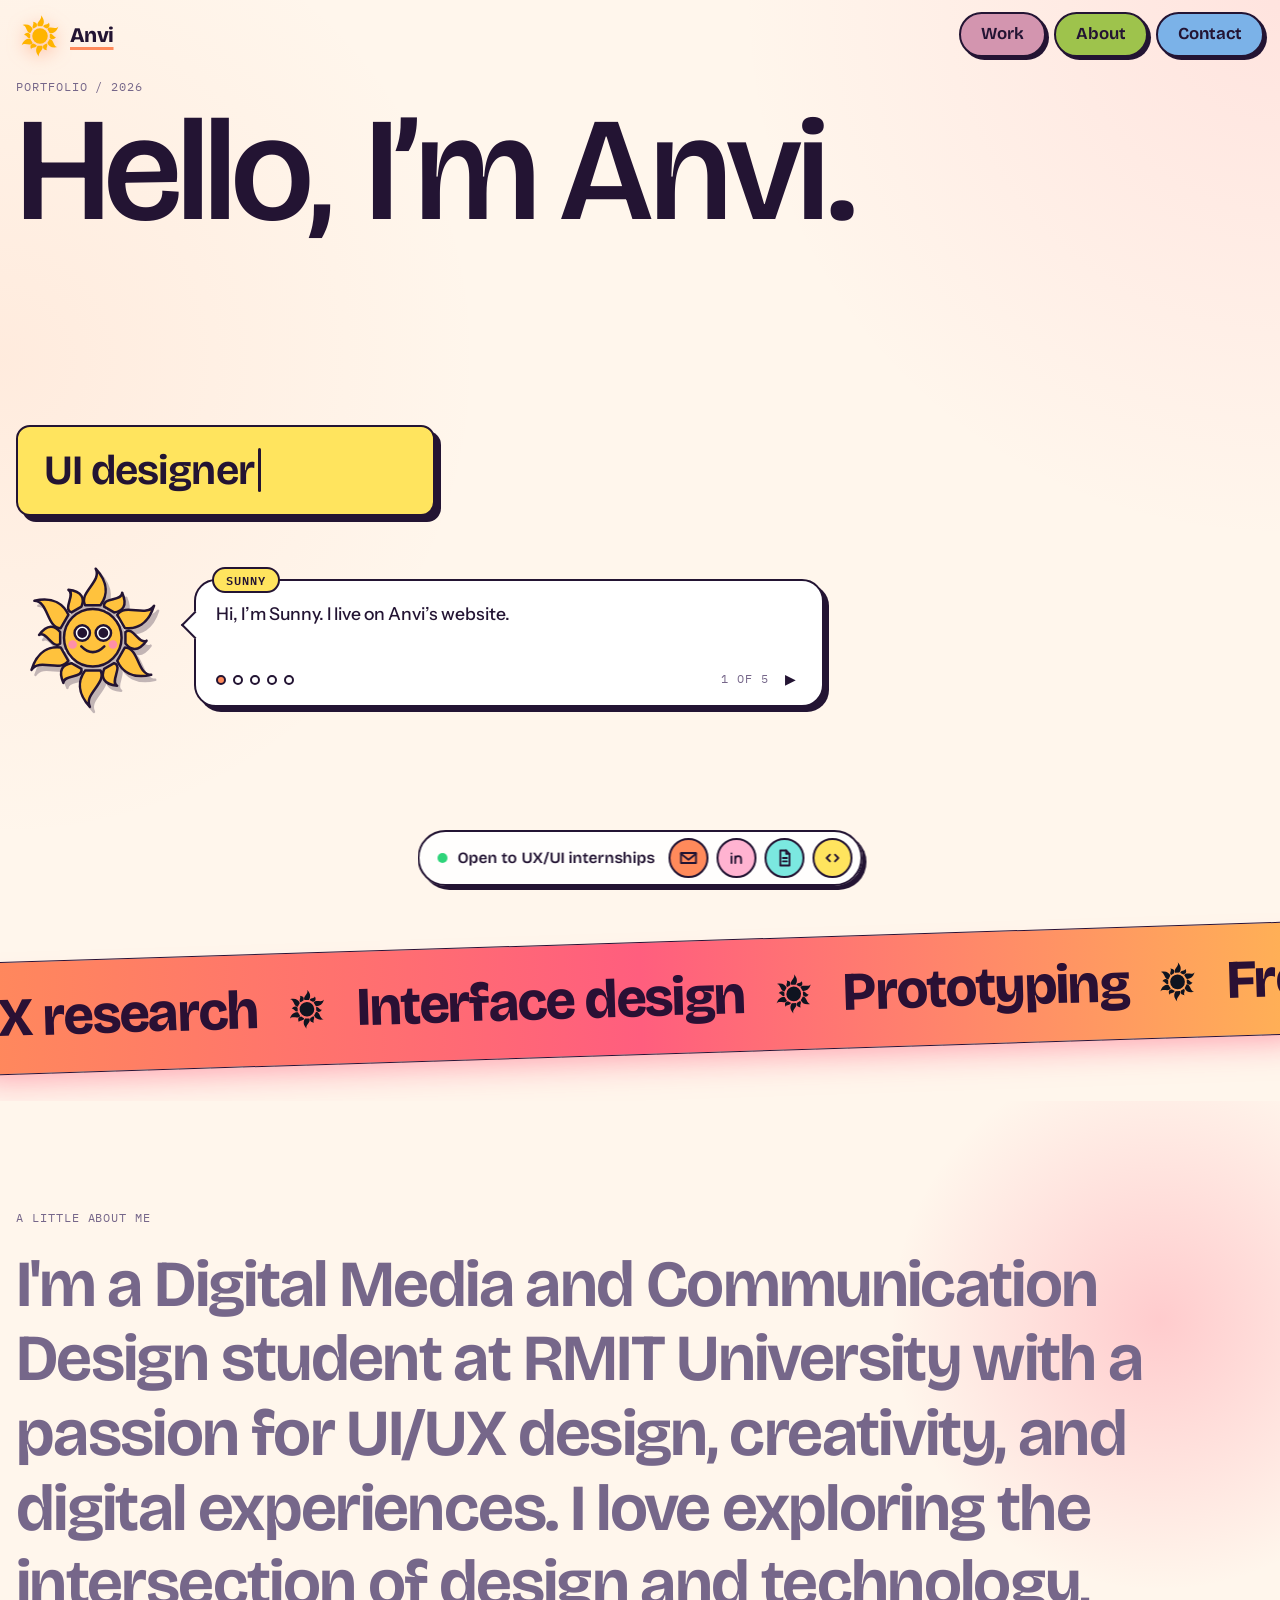
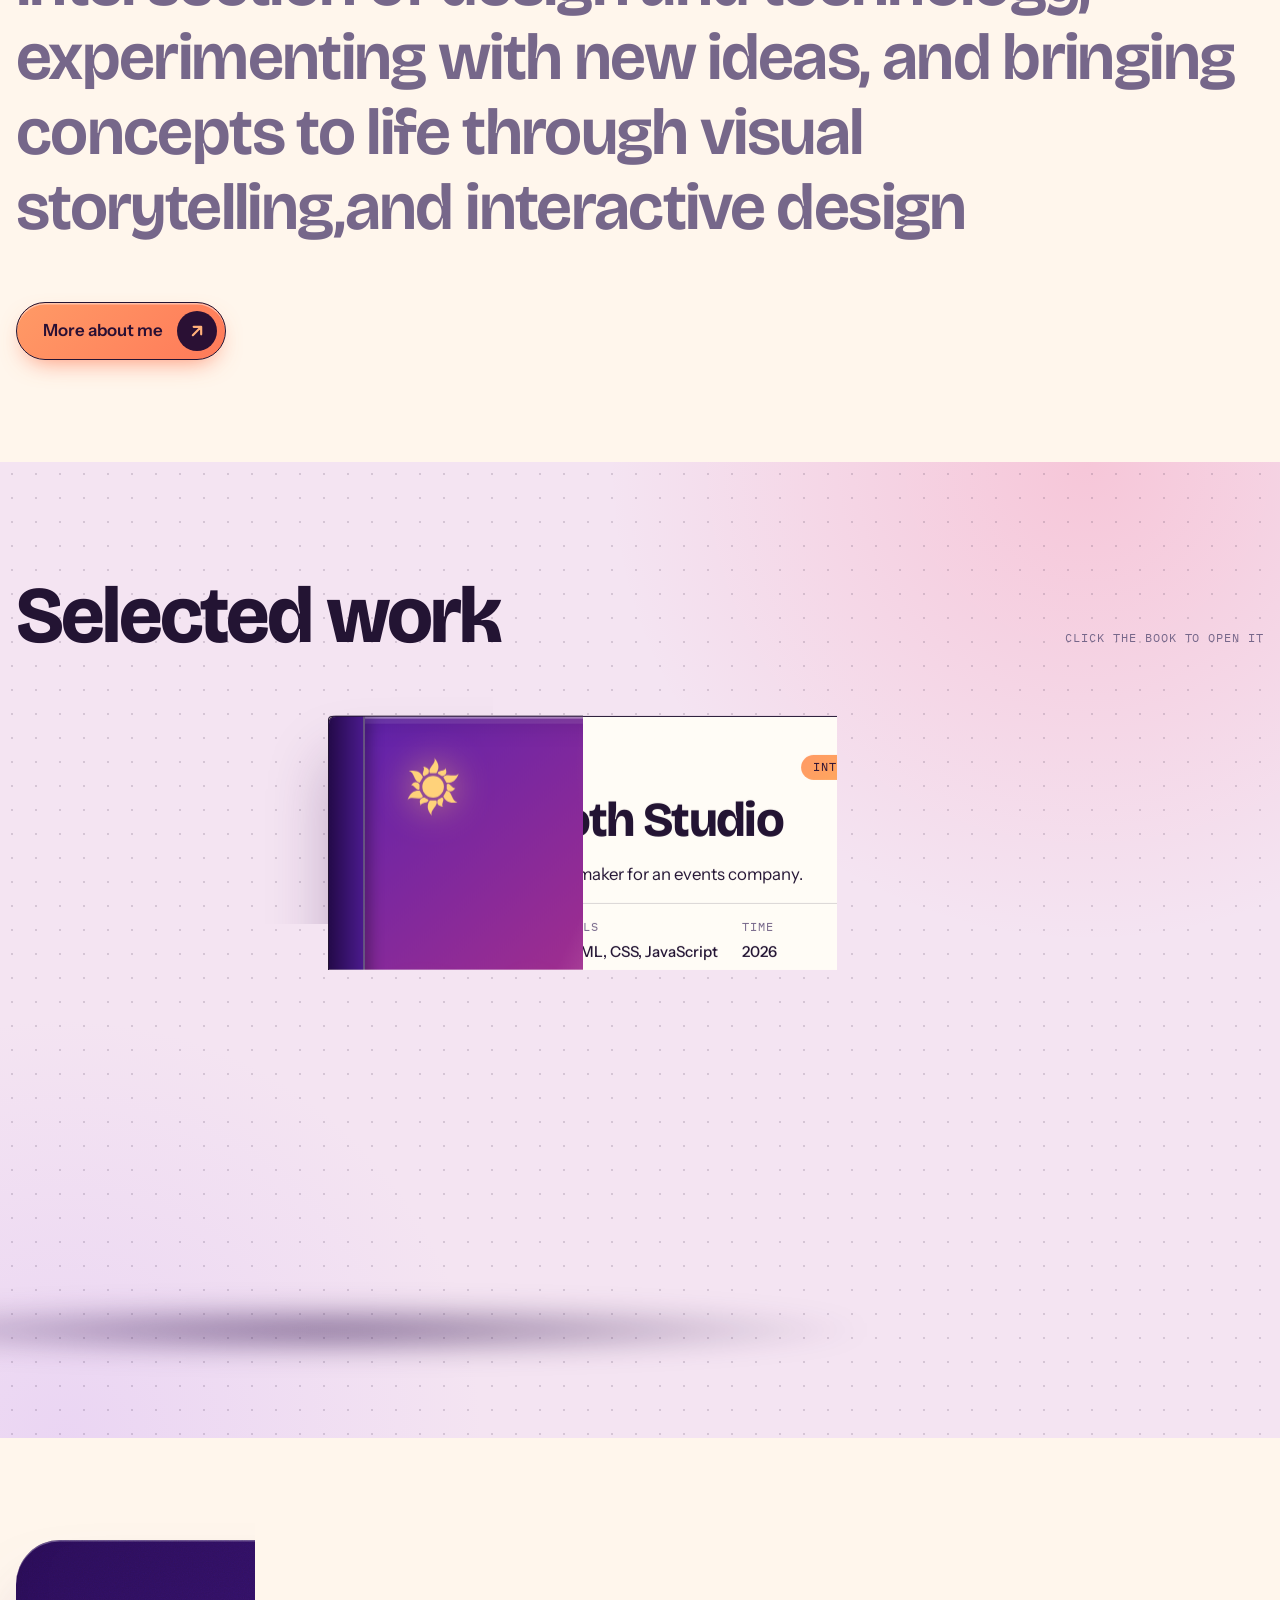
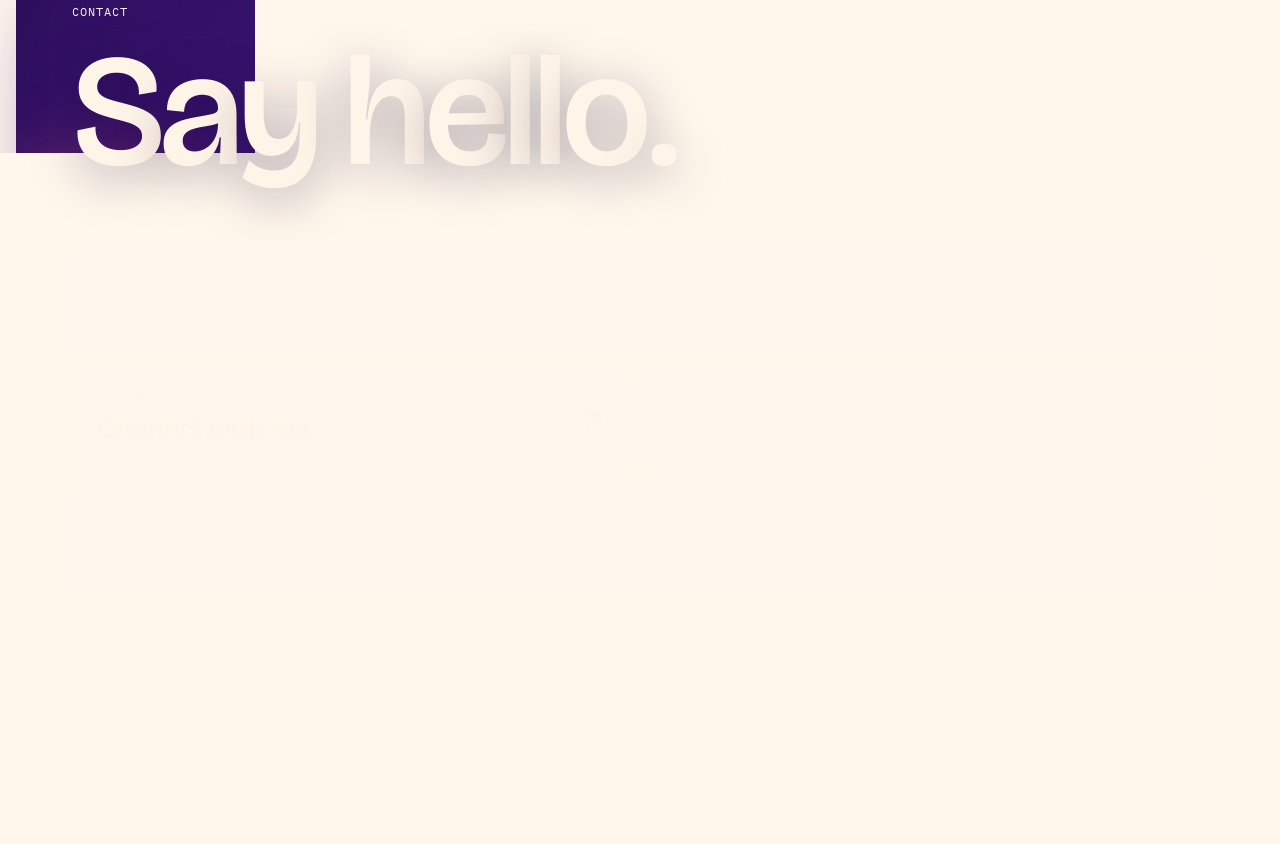
<file: index.html>
<!doctype html>
<html lang="en">
<head>
<meta charset="utf-8">
<meta name="viewport" content="width=device-width, initial-scale=1, viewport-fit=cover">
<title>Anvi's Portfolio</title>
<meta name="description" content="Anvi's portfolio: selected projects, about me and how to get in touch.">
<meta name="theme-color" content="#2a0d57">
<meta property="og:title" content="Anvi's Portfolio">
<meta property="og:description" content="Selected projects, about me and how to get in touch.">
<meta property="og:type" content="website">
<link rel="icon" href="data:image/svg+xml,%3Csvg xmlns='http://www.w3.org/2000/svg' viewBox='-80 -80 160 160' fill='%23FFB400'%3E%3Cpath d='M-8,-34 C-15,-47.3 10,-58.7 3,-72 C17,-56.8 15,-43.5 8,-34 Z' transform='rotate(0)'/%3E%3Cpath d='M-6,-34 C-13,-41.7 8,-48.3 3,-56 C15,-47.2 13,-39.5 6,-34 Z' transform='rotate(30)'/%3E%3Cpath d='M-8,-34 C-15,-47.3 10,-58.7 3,-72 C17,-56.8 15,-43.5 8,-34 Z' transform='rotate(60)'/%3E%3Cpath d='M-6,-34 C-13,-41.7 8,-48.3 3,-56 C15,-47.2 13,-39.5 6,-34 Z' transform='rotate(90)'/%3E%3Cpath d='M-8,-34 C-15,-47.3 10,-58.7 3,-72 C17,-56.8 15,-43.5 8,-34 Z' transform='rotate(120)'/%3E%3Cpath d='M-6,-34 C-13,-41.7 8,-48.3 3,-56 C15,-47.2 13,-39.5 6,-34 Z' transform='rotate(150)'/%3E%3Cpath d='M-8,-34 C-15,-47.3 10,-58.7 3,-72 C17,-56.8 15,-43.5 8,-34 Z' transform='rotate(180)'/%3E%3Cpath d='M-6,-34 C-13,-41.7 8,-48.3 3,-56 C15,-47.2 13,-39.5 6,-34 Z' transform='rotate(210)'/%3E%3Cpath d='M-8,-34 C-15,-47.3 10,-58.7 3,-72 C17,-56.8 15,-43.5 8,-34 Z' transform='rotate(240)'/%3E%3Cpath d='M-6,-34 C-13,-41.7 8,-48.3 3,-56 C15,-47.2 13,-39.5 6,-34 Z' transform='rotate(270)'/%3E%3Cpath d='M-8,-34 C-15,-47.3 10,-58.7 3,-72 C17,-56.8 15,-43.5 8,-34 Z' transform='rotate(300)'/%3E%3Cpath d='M-6,-34 C-13,-41.7 8,-48.3 3,-56 C15,-47.2 13,-39.5 6,-34 Z' transform='rotate(330)'/%3E%3Ccircle r='27'/%3E%3C/svg%3E">
<link rel="preconnect" href="https://fonts.googleapis.com">
<link rel="preconnect" href="https://fonts.gstatic.com" crossorigin>
<link rel="stylesheet" href="https://fonts.googleapis.com/css2?family=Bricolage+Grotesque:opsz,wdth,wght@12..96,75..100,200..800&family=Instrument+Sans:wght@400;500;600&family=IBM+Plex+Mono:wght@400;500&display=swap">
<link rel="stylesheet" href="style.css">
</head>
<body>

<header class="nav"><div class="wrap"><div class="bar">
  <div class="brand"><button class="sun-btn" id="theme" type="button" aria-label="Switch between light and dark mode" title="Switch light / dark"></button><a class="wm" href="#home" data-nav="home">Anvi</a></div>
  <nav class="pills-nav" aria-label="Primary">
    <a class="pn c1" href="#projects">Work</a>
    <a class="pn c2" href="#about-me" data-nav="about-me">About</a>
    <a class="pn c3" href="#contact" data-nav="contact">Contact</a>
  </nav>
</div></div></header>

<main>
<!-- HOME VIEW -->
<div id="view-home">
  <section id="home" class="hero" aria-label="Introduction">
    <div class="wrap"><div class="hero-in" id="heroPanel">
      <p class="mono eyebrow">Portfolio / 2026</p>
      <h1 class="name" id="name" aria-label="Hello, I'm Anvi.">
        <span class="line" id="l1" aria-hidden="true"></span><span class="line" id="l2" aria-hidden="true"></span>
      </h1>

      <div class="stage">
        <div class="sunny-side">
          <div class="role-row">
            <span class="sr">Anvi is a UI designer, UX designer and creative.</span>
            <div class="role" aria-hidden="true"><span id="role"></span><i class="caret"></i></div>
          </div>

          <div class="sunny">
            <div class="mascot" id="mascot" aria-hidden="true"></div>
            <div class="bubble" id="bubble">
              <span class="btag">SUNNY</span>
              <span class="sr" id="sayFull" aria-live="polite"></span>
              <p id="sayText" aria-hidden="true"></p>
              <div class="bfoot"><div class="bdots" id="sayDots" role="group" aria-label="Choose a message"></div><span class="mono" id="sayN"></span><button type="button" class="bnext" id="sayNext" aria-label="Next message">&#9654;</button></div>
            </div>
          </div>
        </div>

      </div>
    </div></div>
  </section>

  <div class="band" aria-hidden="true"><div class="tilt"><div class="track" id="track"></div></div></div>

  <section class="about" id="about-peek" aria-labelledby="about-h">
    <div class="wrap">
      <span class="mono" style="color:var(--dim)" id="about-h">A little about me</span>
      <p class="statement" id="statement" style="margin-top:18px"> I'm a Digital Media and Communication Design student at RMIT University with a passion for *UI/UX design*, creativity, and digital experiences. I love exploring the intersection of design and technology, experimenting with new ideas, and bringing concepts to life through *visual storytelling*,and *interactive design*</p>
      <div class="about-foot">
        <a class="btn" href="#about-me">More about me
          <span class="dot"><svg viewBox="0 0 24 24" fill="none" stroke="currentColor" stroke-width="2.6" stroke-linecap="round" stroke-linejoin="round" aria-hidden="true"><path d="M7 17 17 7M8 7h9v9"/></svg></span>
        </a>
      </div>
    </div>
  </section>

  <section class="projects" id="projects" aria-labelledby="proj-h">
    <div class="wrap">
      <div class="proj-head">
        <h2 class="h2" id="proj-h">Selected work</h2>
        <span class="mono" style="color:var(--dim)" id="bookHint">Click the book to open it</span>
      </div>
      <div class="book" id="book">
        <div class="rig" id="rig">
          <div class="board l" aria-hidden="true"></div>
          <div class="board r" aria-hidden="true"></div>
        </div>
      </div>
    </div>
  </section>

  <section class="contact" id="contact" aria-labelledby="contact-h">
    <div class="wrap">
      <div class="panel" id="contactPanel">
        <i class="orb o1" aria-hidden="true"></i><i class="orb o2" aria-hidden="true"></i>
        <span class="mono">Contact</span>
        <h2 id="contact-h" aria-label="Say hello."><span id="chead" aria-hidden="true"></span></h2>
        <div class="links">
          <div class="lk wide"><span><span class="k mono">Email</span><span class="v" id="emailText"></span></span><button class="copy" id="copy" type="button">Copy</button></div>
          <a class="lk" data-link="linkedin" href="#"><span><span class="k mono">LinkedIn</span><span class="v">Connect with me</span></span>
            <svg viewBox="0 0 24 24" fill="none" stroke="currentColor" stroke-width="2.4" stroke-linecap="round" stroke-linejoin="round" aria-hidden="true"><path d="M7 17 17 7M8 7h9v9"/></svg></a>
          <a class="lk" data-link="resume" href="#"><span><span class="k mono">Resume</span><span class="v">View my resume</span></span>
            <svg viewBox="0 0 24 24" fill="none" stroke="currentColor" stroke-width="2.4" stroke-linecap="round" stroke-linejoin="round" aria-hidden="true"><path d="M7 17 17 7M8 7h9v9"/></svg></a>
          <a class="lk wide" data-link="github" href="#"><span><span class="k mono">GitHub</span><span class="v">See my code</span></span>
            <svg viewBox="0 0 24 24" fill="none" stroke="currentColor" stroke-width="2.4" stroke-linecap="round" stroke-linejoin="round" aria-hidden="true"><path d="M7 17 17 7M8 7h9v9"/></svg></a>
        </div>
        <div class="foot mono"><span>© 2026 Anvi</span><span>Built by hand with HTML, CSS and JavaScript</span></div>
      </div>
    </div>
  </section>
</div>

<!-- ABOUT VIEW -->
<div id="view-about" hidden>
  <section class="about-page" aria-labelledby="ap-h">
    <div class="wrap">
      <div class="ap-top">
        <div class="photo" aria-label="Photo placeholder">
          <div><div id="photoSun"></div><span class="mono">Your photo goes here</span></div>
        </div>
        <div>
          <span class="mono" style="color:var(--dim)">About me</span>
          <h1 id="ap-h">Hello, I'm <span>Anvi.</span></h1>
          <div class="ap-text">
            <p>I'm from India and I now live in Australia. Growing up in one country and building a life in another taught me to listen first, adapt quickly and explain things clearly to people who see the world differently from me.</p>
            <p>I like to understand the people behind a problem before I start solving it, then test my ideas early and often.</p>
            <p>Right now I'm looking for a team that cares about its craft, where I can keep learning and contribute from my first week.</p>
          </div>
          <dl class="facts">
            <div><dt class="mono">Looking for</dt><dd>UX/UI internships, graduate and junior roles</dd></div>
            <div><dt class="mono">I work on</dt><dd>Research, interface design and front-end builds</dd></div>
          </dl>
        </div>
      </div>
      <div class="vals">
        <div class="val"><h3>Curious</h3><p>I ask the second question, then go and find the answer myself.</p></div>
        <div class="val"><h3>Clear</h3><p>I write and present so that anyone on the team can follow the thinking.</p></div>
        <div class="val"><h3>Finisher</h3><p>I take work from rough idea to something real that people can use.</p></div>
      </div>
      <div class="ap-actions">
        <a class="btn" href="#projects">See my projects
          <span class="dot"><svg viewBox="0 0 24 24" fill="none" stroke="currentColor" stroke-width="2.6" stroke-linecap="round" stroke-linejoin="round" aria-hidden="true"><path d="M7 17 17 7M8 7h9v9"/></svg></span></a>
        <a class="btn ghost" href="#home">Back to home</a>
      </div>
    </div>
  </section>
</div>
</main>

<div class="dock" aria-label="Quick links">
  <span class="live"><i></i><b>Open to UX/UI internships</b></span>
  <a class="ib i1" data-link="email" href="#" aria-label="Email"><svg viewBox="0 0 24 24" fill="none" stroke="currentColor" stroke-width="2.2" stroke-linecap="round" stroke-linejoin="round" aria-hidden="true"><path d="M3 6h18v12H3z"/><path d="M3 7l9 7 9-7"/></svg></a>
  <a class="ib i2" data-link="linkedin" href="#" aria-label="LinkedIn"><svg viewBox="0 0 24 24" fill="none" stroke="currentColor" stroke-width="2.2" stroke-linecap="round" stroke-linejoin="round" aria-hidden="true"><path d="M6 10v8M6 6.5v.01M10.5 18v-8M10.5 13.5c0-2.2 1.6-3.7 3.8-3.7 2.2 0 3.2 1.4 3.2 3.7V18"/></svg></a>
  <a class="ib i3" data-link="resume" href="#" aria-label="Resume"><svg viewBox="0 0 24 24" fill="none" stroke="currentColor" stroke-width="2.2" stroke-linecap="round" stroke-linejoin="round" aria-hidden="true"><path d="M7 3h7l4 4v14H7z"/><path d="M14 3v4h4M10 12h5M10 16h5"/></svg></a>
  <a class="ib i4" data-link="github" href="#" aria-label="GitHub"><svg viewBox="0 0 24 24" fill="none" stroke="currentColor" stroke-width="2.2" stroke-linecap="round" stroke-linejoin="round" aria-hidden="true"><path d="M9 8l-4 4 4 4M15 8l4 4-4 4"/></svg></a>
</div>

<script src="script.js"></script>
</body>
</html>
</file>
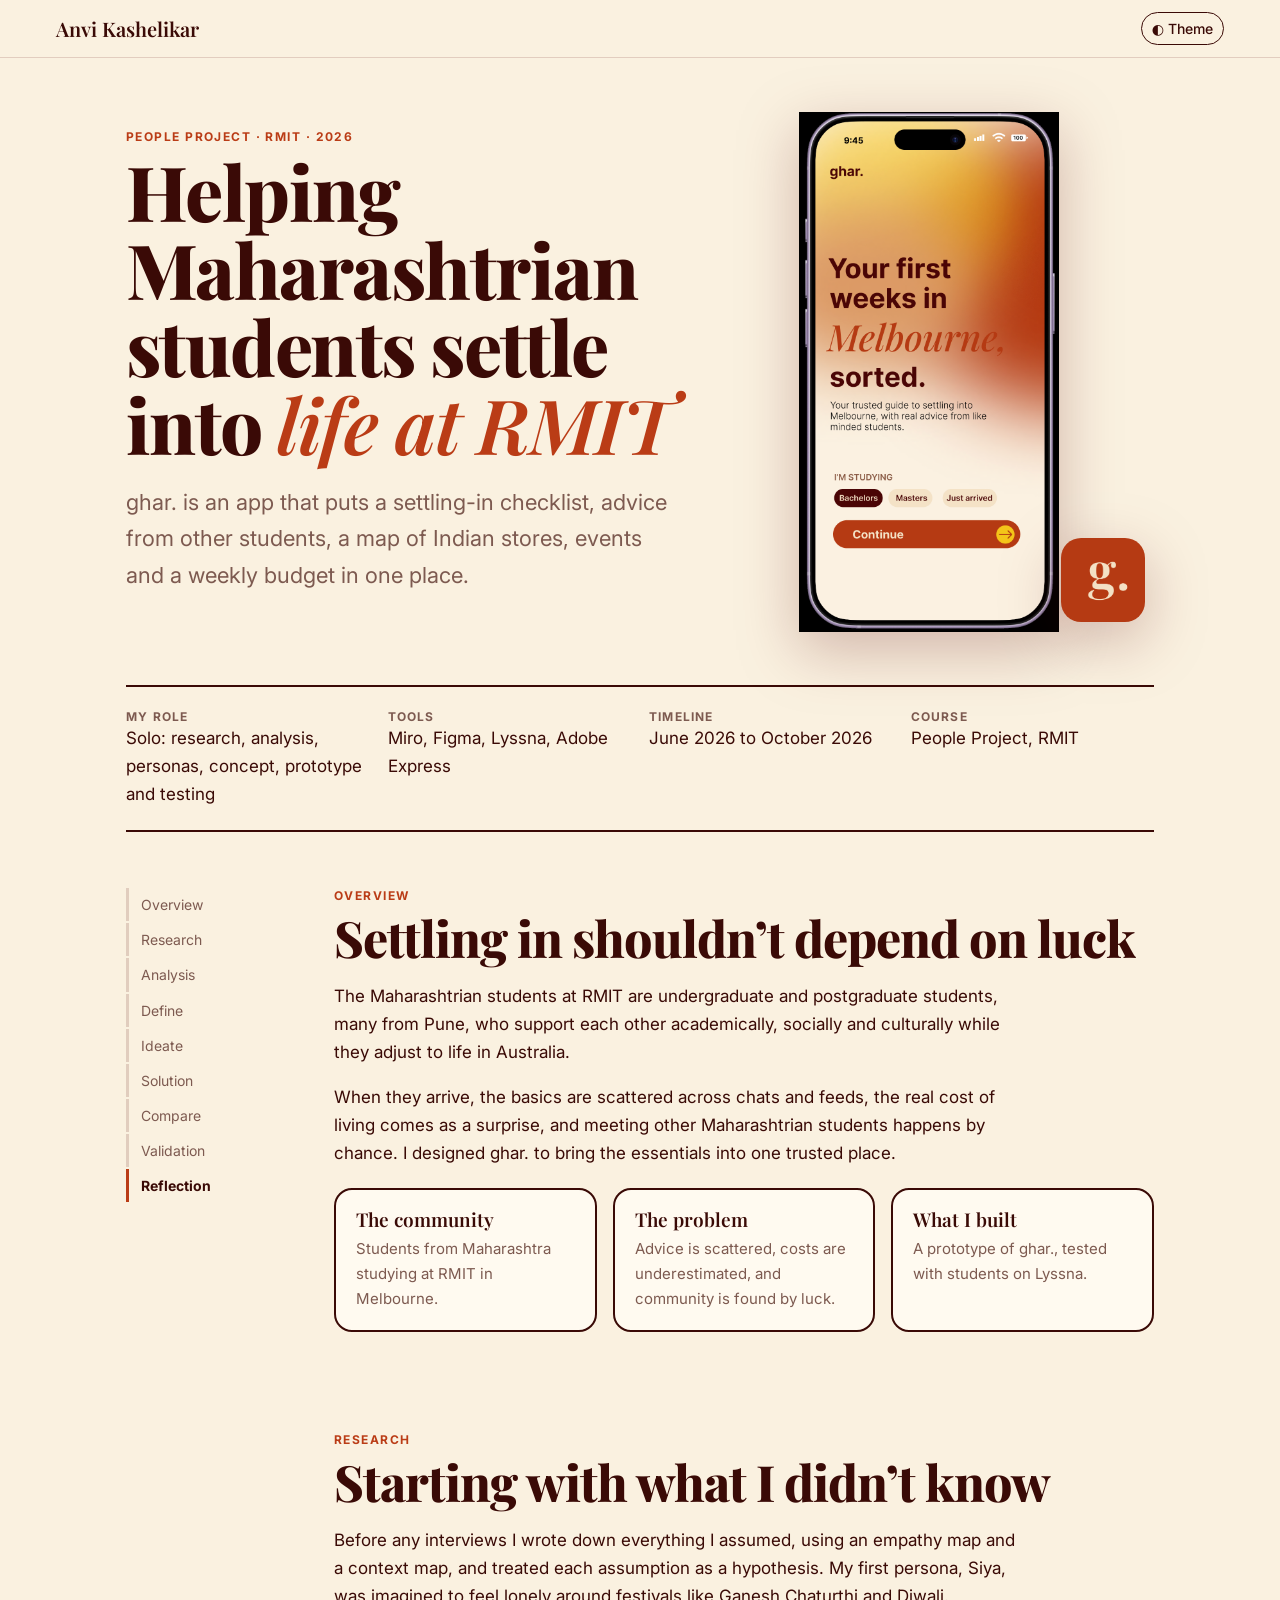
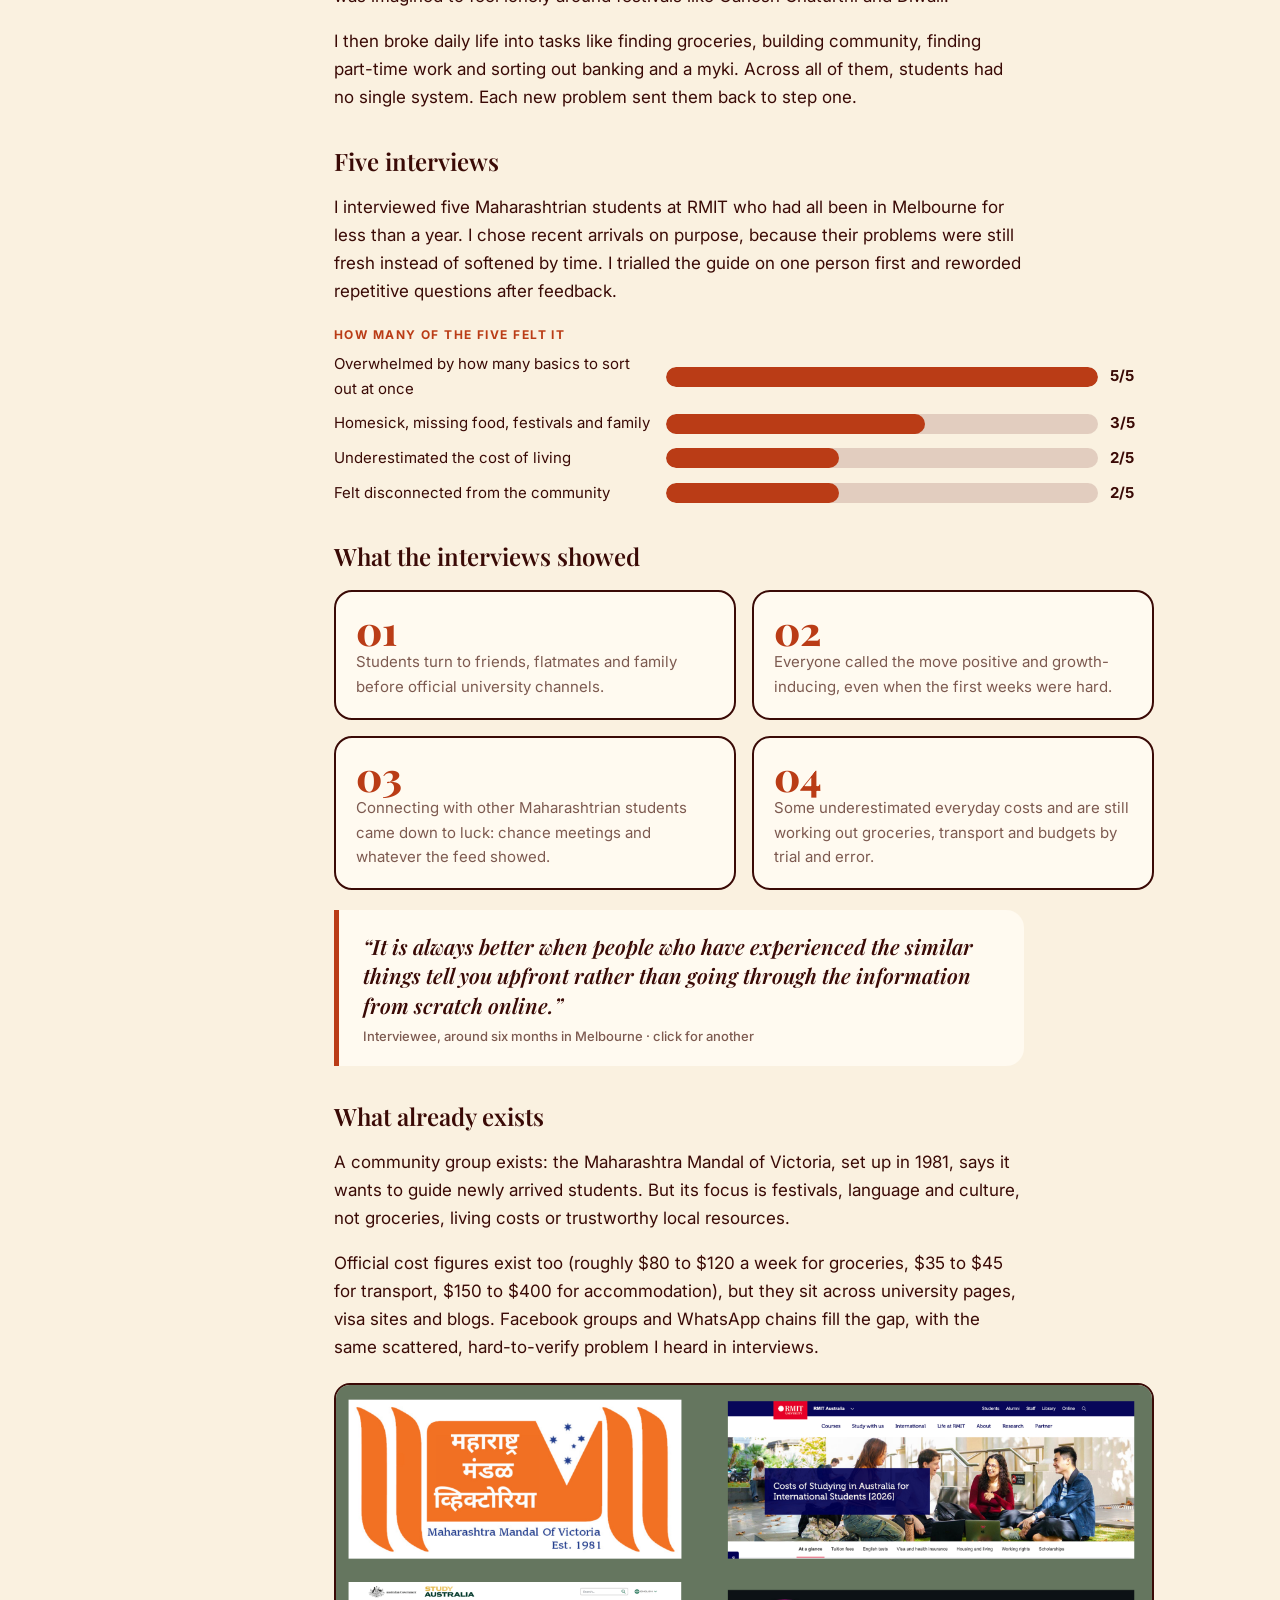
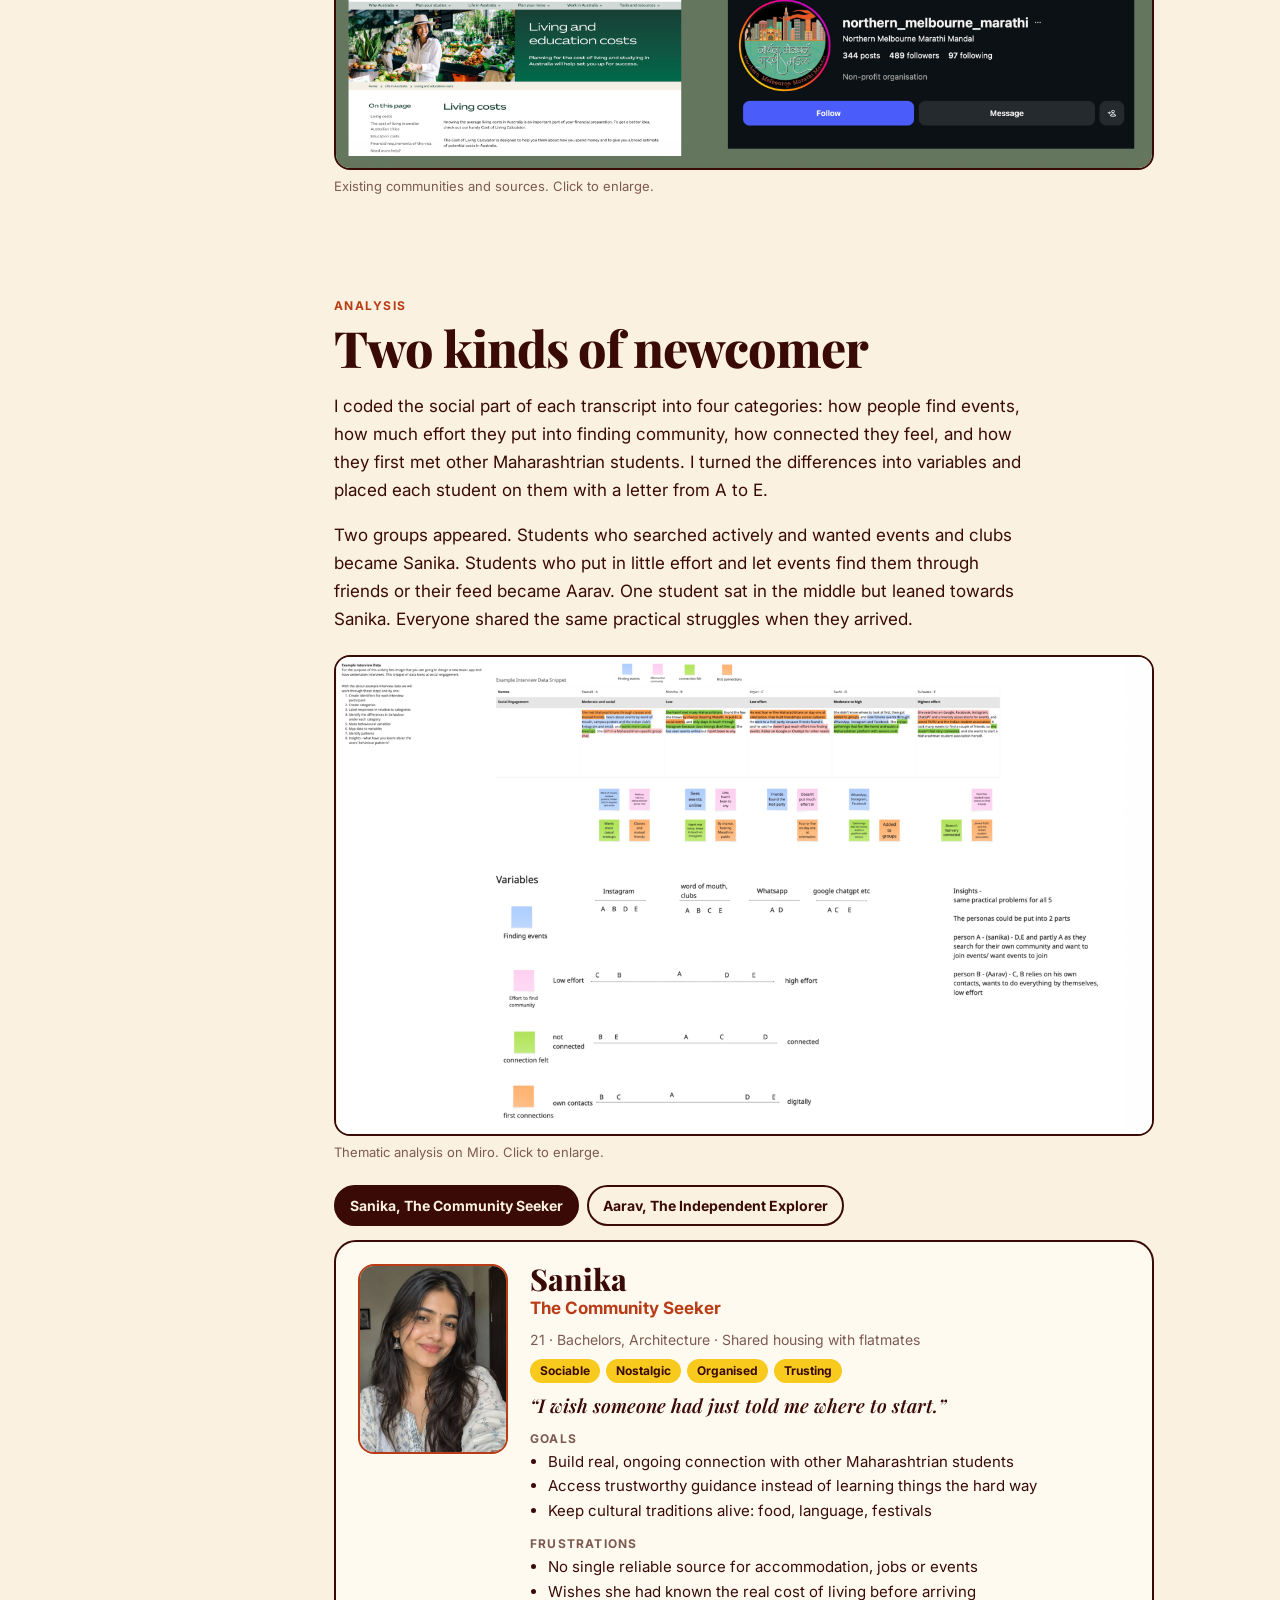
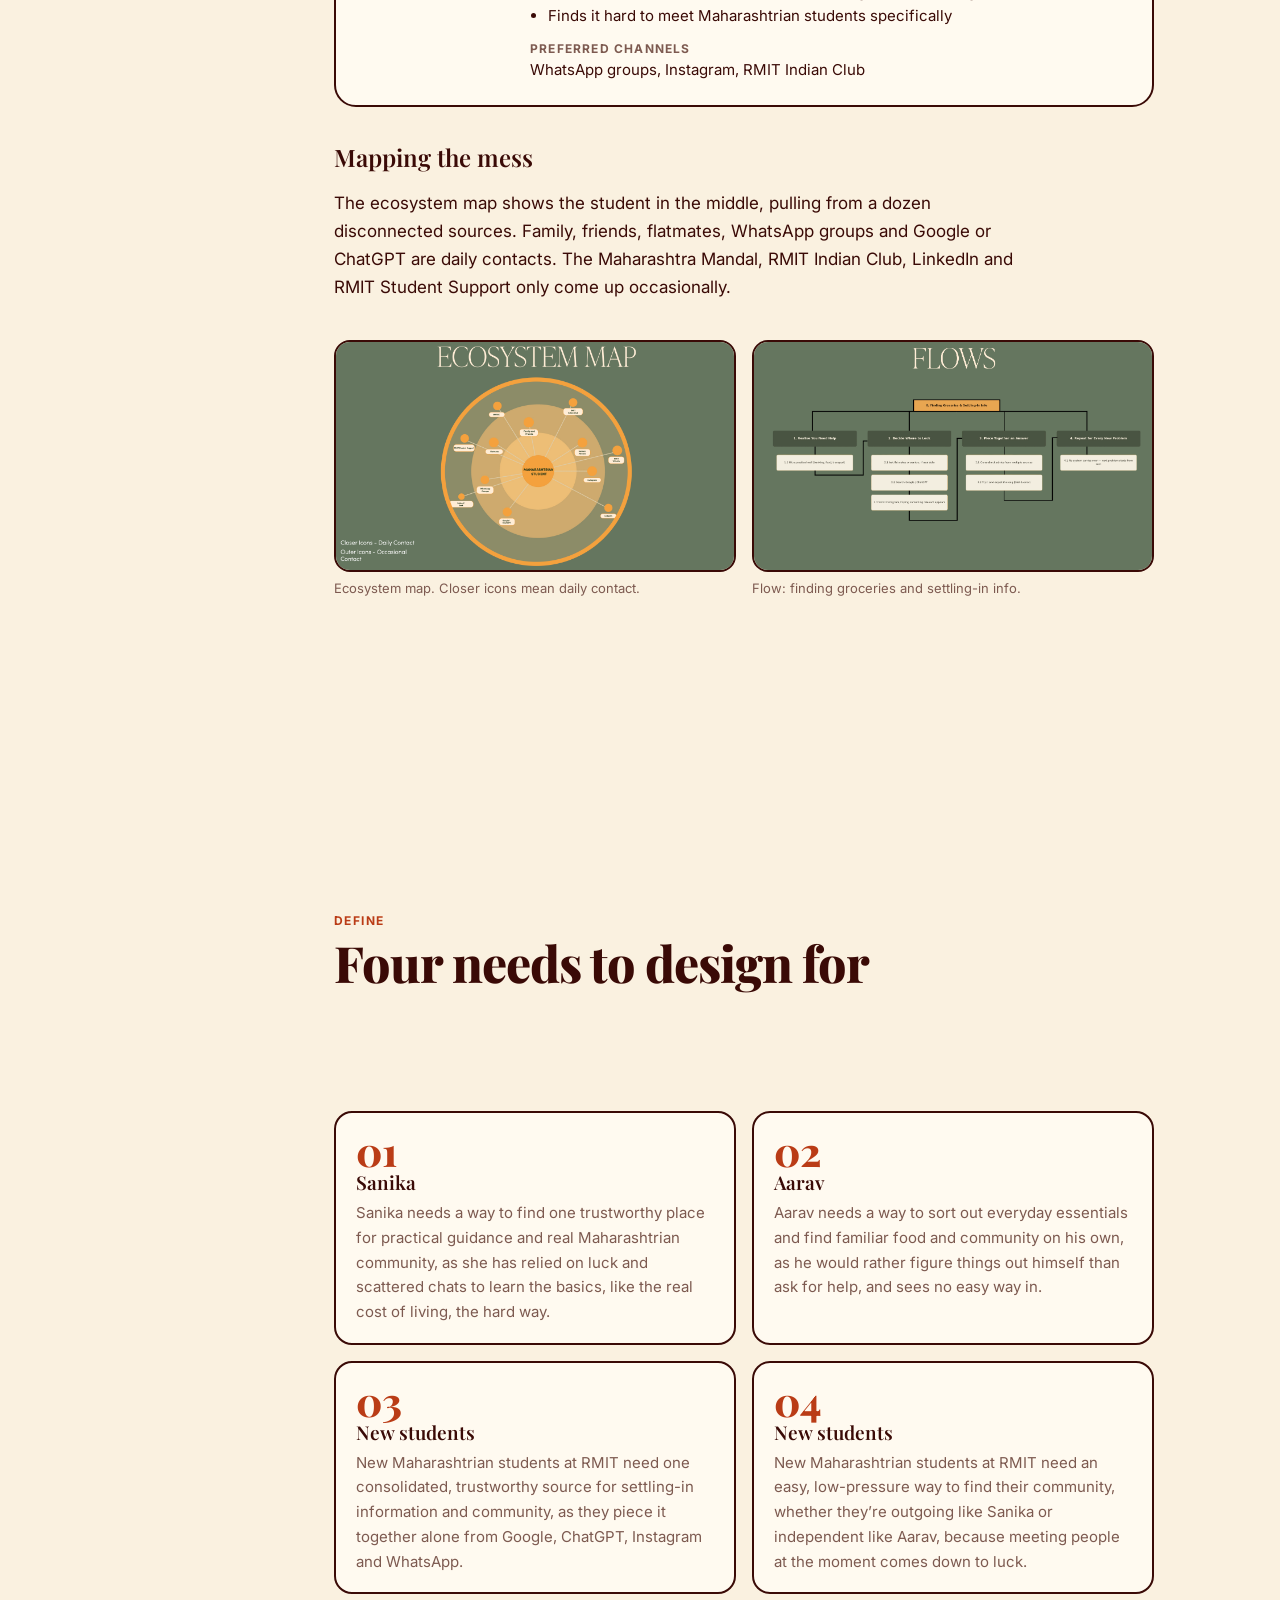
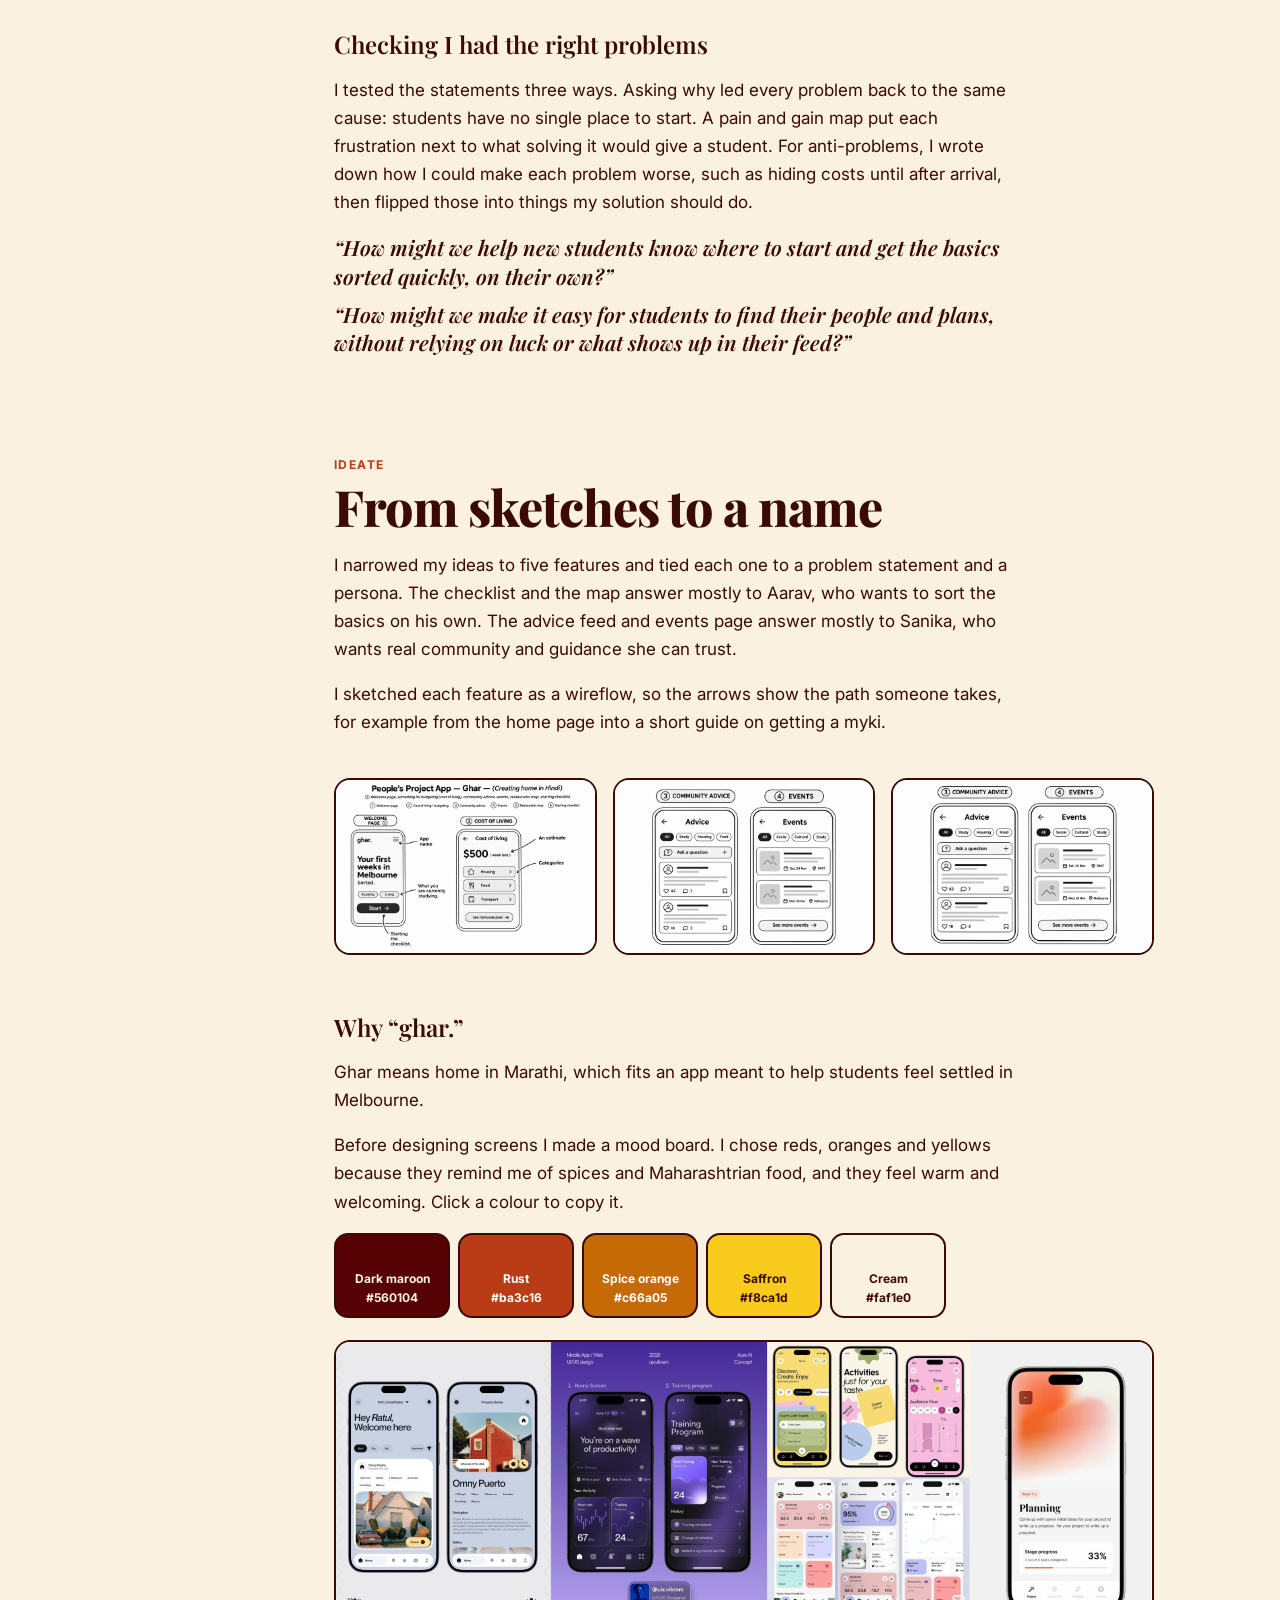
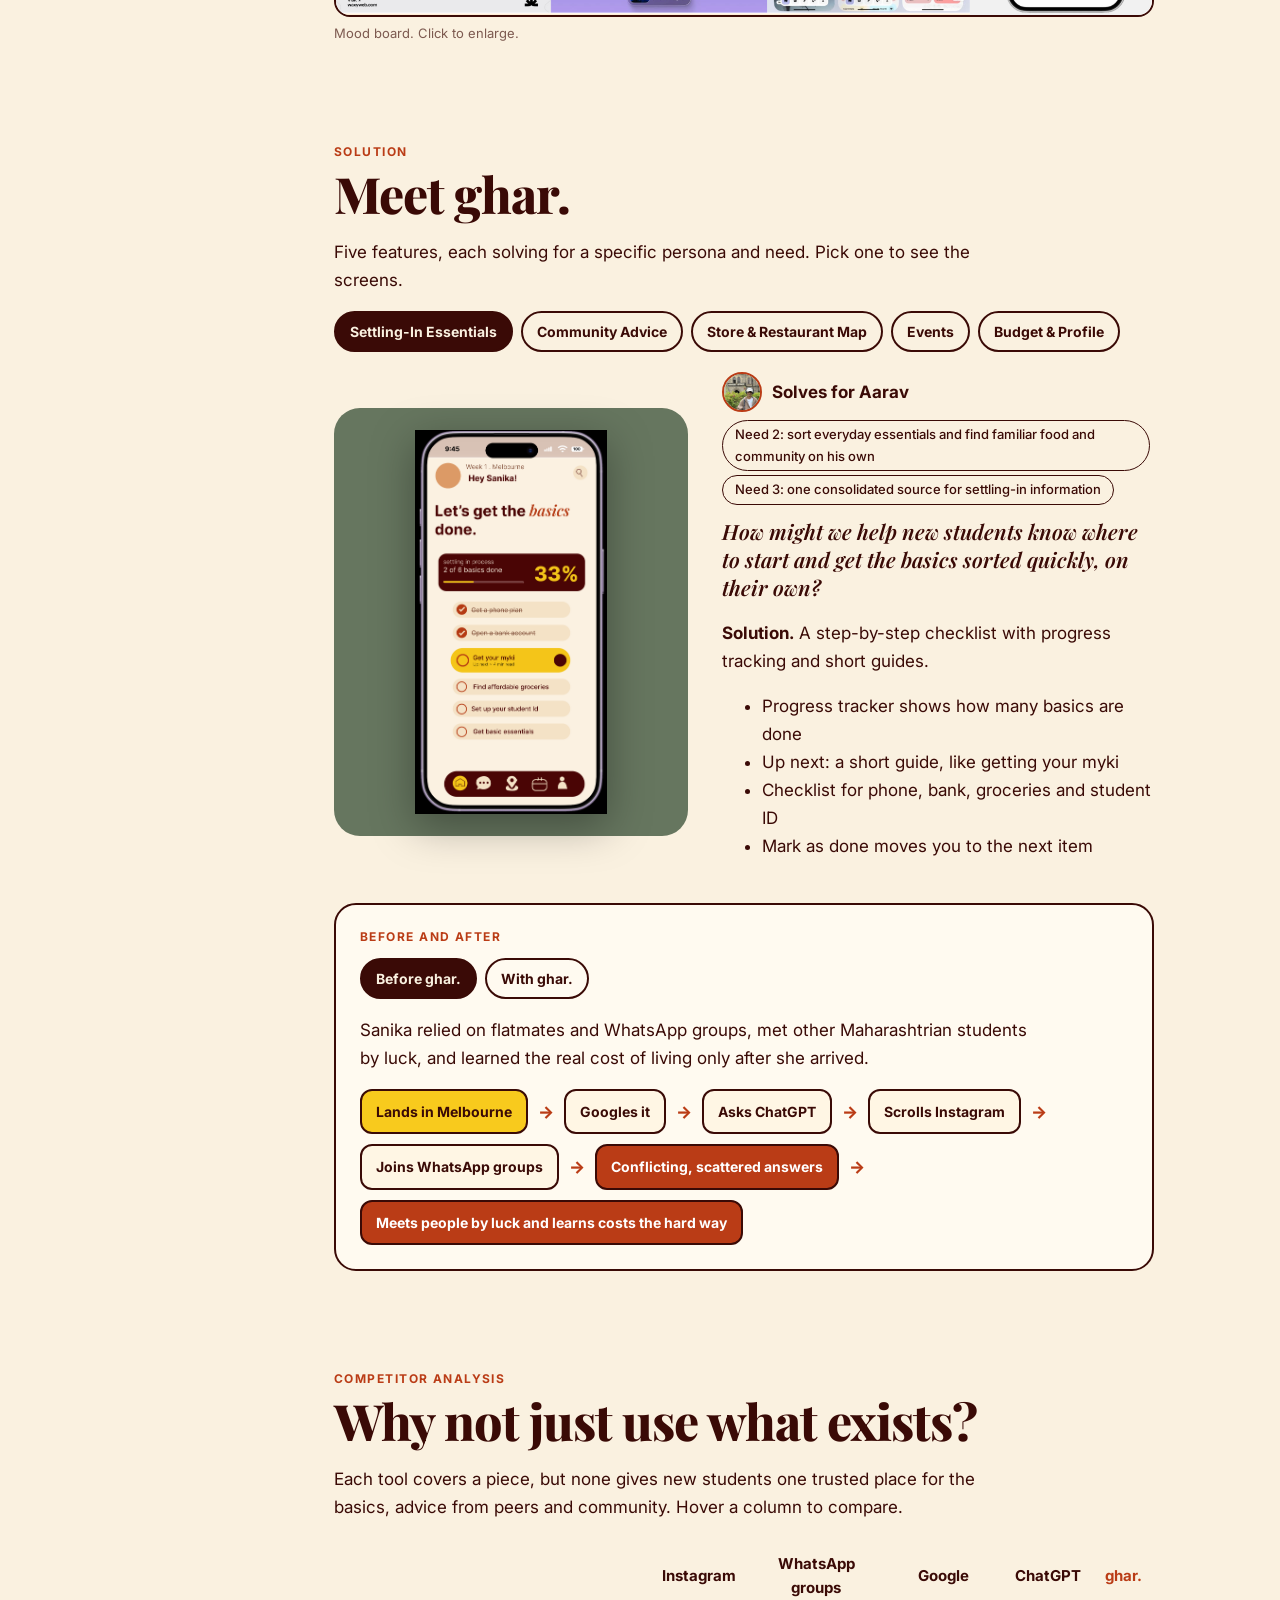
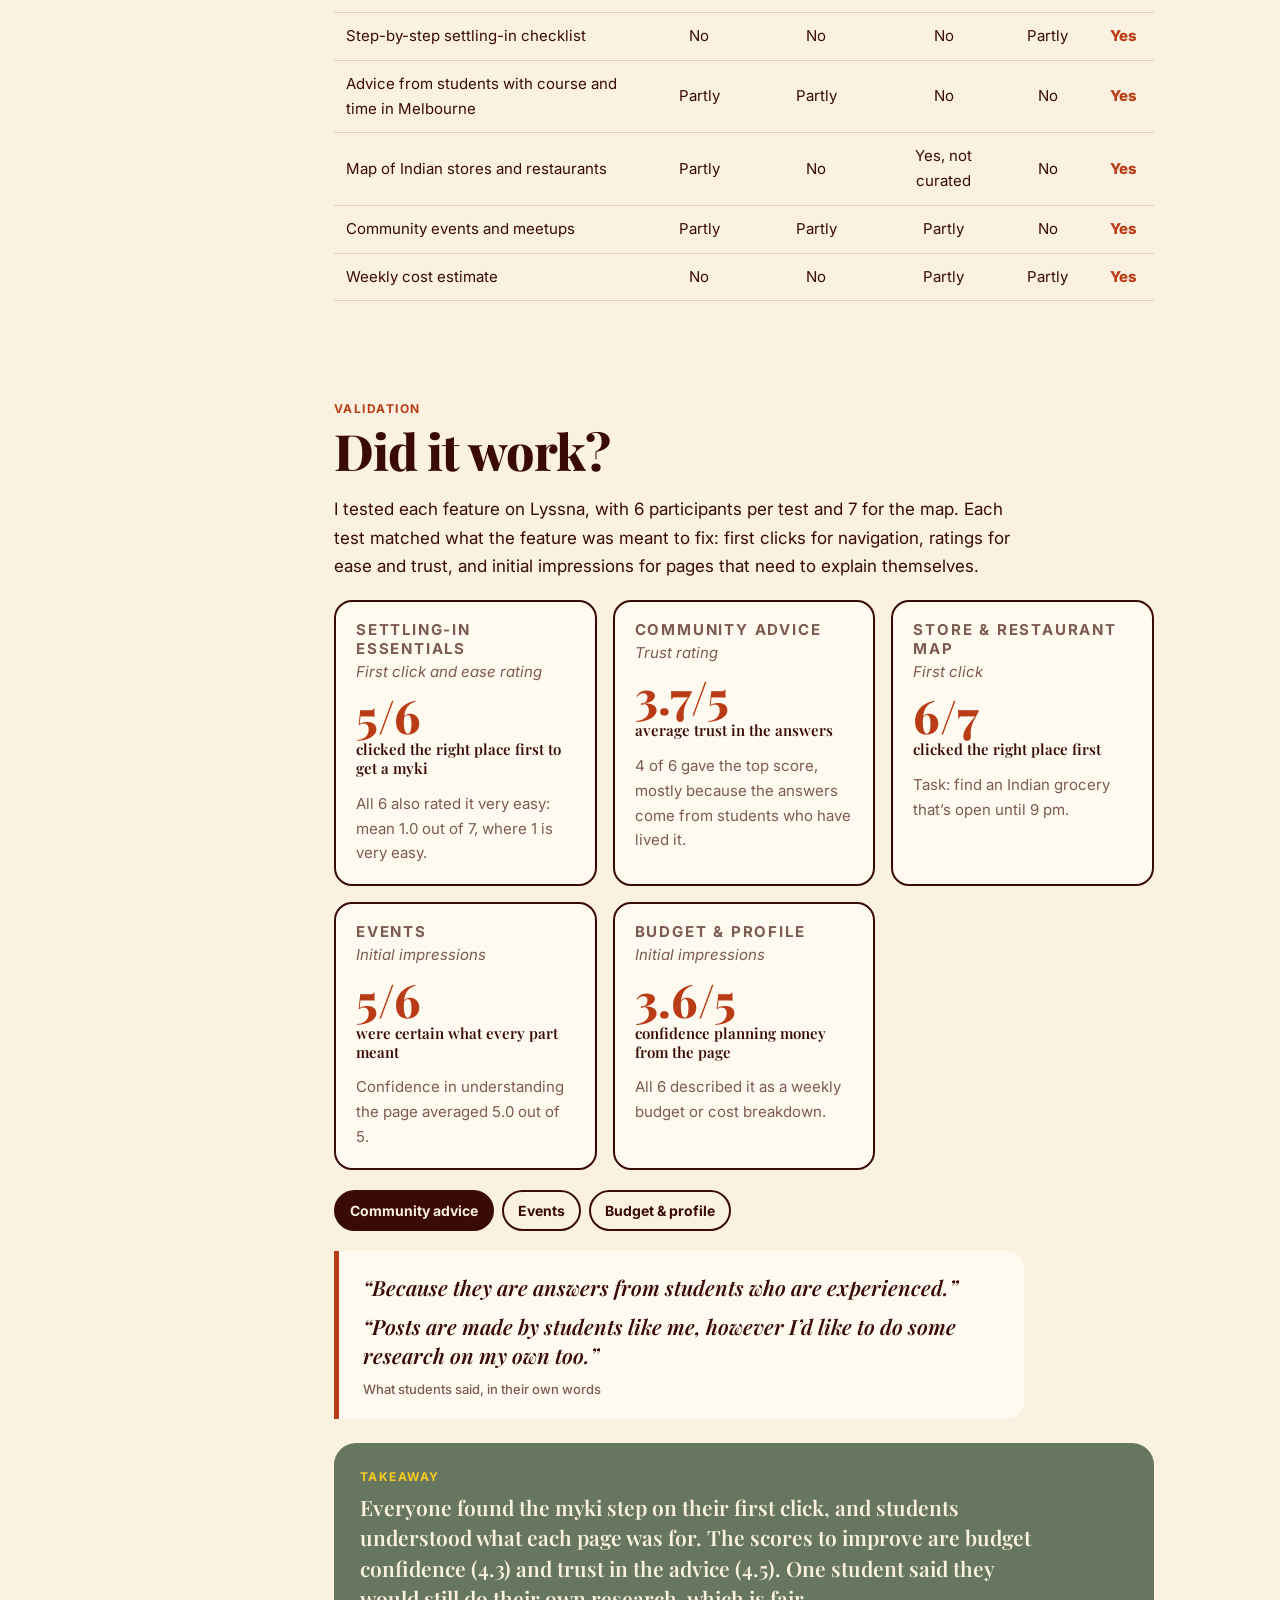
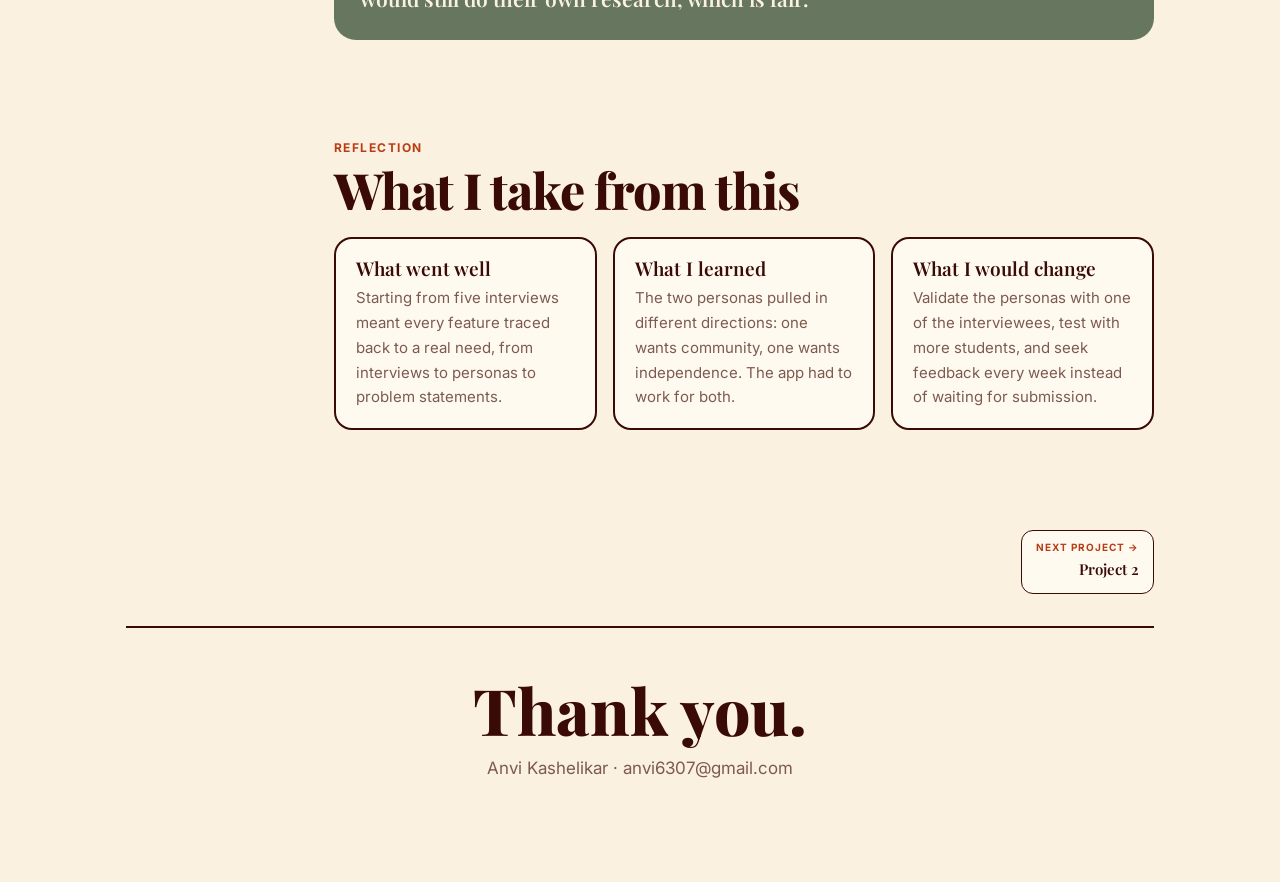
<file: project1/project1.html>
<!DOCTYPE html>
<html lang="en">
<head>
<meta charset="utf-8">
<meta name="viewport" content="width=device-width, initial-scale=1, viewport-fit=cover">
<title>ghar. | Case study by Anvi Kashelikar</title>
<meta name="description" content="A case study on ghar., an app that helps new Maharashtrian students settle into life at RMIT in Melbourne.">
<link rel="stylesheet" href="https://fonts.googleapis.com/css2?family=Playfair+Display:ital,wght@0,600;0,800;1,600&family=Inter:wght@400;500;700&display=swap">
<link rel="stylesheet" href="project1-style.css">
</head>
<body>
<div id="pg"></div>
<header><a class="brand" href="../index.html" aria-label="Anvi Kashelikar, back to portfolio home"><b>Anvi Kashelikar</b></a><button id="th" aria-label="Toggle light and dark">◐ Theme</button></header>
<div class="wrap">
<section class="hero">
<div><p class="eb">People Project · RMIT · 2026</p>
<h1>Helping Maharashtrian students settle into <em>life at RMIT</em></h1>
<p class="lead">ghar. is an app that puts a settling-in checklist, advice from other students, a map of Indian stores, events and a weekly budget in one place.</p></div>
<div class="stage" id="stage"><img data-im="welcome" class="i2" data-d="10" alt="ghar. landing page"><img class="badge" data-im="icon" data-d="26" alt="ghar. app icon"></div>
</section>
<div class="meta">
<div><small>My role</small>Solo: research, analysis, personas, concept, prototype and testing</div>
<div><small>Tools</small>Miro, Figma, Lyssna, Adobe Express</div>
<div><small>Timeline</small>June 2026 to October 2026</div>
<div><small>Course</small>People Project, RMIT</div>
</div>
<div class="cs">
<nav class="side" id="side" aria-label="Sections"></nav>
<div id="main">

<section class="sx" data-t="Overview"><p class="eb">Overview</p><h2>Settling in shouldn’t depend on luck</h2>
<div class="rv"><p>The Maharashtrian students at RMIT are undergraduate and postgraduate students, many from Pune, who support each other academically, socially and culturally while they adjust to life in Australia.</p>
<p>When they arrive, the basics are scattered across chats and feeds, the real cost of living comes as a surprise, and meeting other Maharashtrian students happens by chance. I designed ghar. to bring the essentials into one trusted place.</p></div>
<div class="grid rv"><div class="card"><b>The community</b><p>Students from Maharashtra studying at RMIT in Melbourne.</p></div><div class="card"><b>The problem</b><p>Advice is scattered, costs are underestimated, and community is found by luck.</p></div><div class="card"><b>What I built</b><p>A prototype of ghar., tested with students on Lyssna.</p></div></div></section>

<section class="sx" data-t="Research"><p class="eb">Research</p><h2>Starting with what I didn’t know</h2>
<div class="rv"><p>Before any interviews I wrote down everything I assumed, using an empathy map and a context map, and treated each assumption as a hypothesis. My first persona, Siya, was imagined to feel lonely around festivals like Ganesh Chaturthi and Diwali.</p>
<p>I then broke daily life into tasks like finding groceries, building community, finding part-time work and sorting out banking and a myki. Across all of them, students had no single system. Each new problem sent them back to step one.</p>
<h3>Five interviews</h3>
<p>I interviewed five Maharashtrian students at RMIT who had all been in Melbourne for less than a year. I chose recent arrivals on purpose, because their problems were still fresh instead of softened by time. I trialled the guide on one person first and reworded repetitive questions after feedback.</p></div>
<div class="bars rv" id="bars"></div>
<h3>What the interviews showed</h3>
<div class="grid g2 rv" id="ins"></div>
<div class="qt rv" id="qt" tabindex="0" role="button" aria-label="Next quote"></div>
<h3>What already exists</h3>
<div class="rv"><p>A community group exists: the Maharashtra Mandal of Victoria, set up in 1981, says it wants to guide newly arrived students. But its focus is festivals, language and culture, not groceries, living costs or trustworthy local resources.</p>
<p>Official cost figures exist too (roughly $80 to $120 a week for groceries, $35 to $45 for transport, $150 to $400 for accommodation), but they sit across university pages, visa sites and blogs. Facebook groups and WhatsApp chains fill the gap, with the same scattered, hard-to-verify problem I heard in interviews.</p></div>
<figure class="fig rv"><img class="zoom" data-im="comm" alt="Existing communities: MMVIC, RMIT cost page, Study Australia and a Marathi mandal on Instagram"><figcaption>Existing communities and sources. Click to enlarge.</figcaption></figure></section>

<section class="sx" data-t="Analysis"><p class="eb">Analysis</p><h2>Two kinds of newcomer</h2>
<div class="rv"><p>I coded the social part of each transcript into four categories: how people find events, how much effort they put into finding community, how connected they feel, and how they first met other Maharashtrian students. I turned the differences into variables and placed each student on them with a letter from A to E.</p>
<p>Two groups appeared. Students who searched actively and wanted events and clubs became Sanika. Students who put in little effort and let events find them through friends or their feed became Aarav. One student sat in the middle but leaned towards Sanika. Everyone shared the same practical struggles when they arrived.</p></div>
<figure class="fig rv"><img class="zoom" data-im="thematic" alt="Thematic analysis board on Miro"><figcaption>Thematic analysis on Miro. Click to enlarge.</figcaption></figure>
<div class="tabs rv" id="ptabs"></div><div id="persona" class="rv"></div>
<h3>Mapping the mess</h3>
<div class="rv"><p>The ecosystem map shows the student in the middle, pulling from a dozen disconnected sources. Family, friends, flatmates, WhatsApp groups and Google or ChatGPT are daily contacts. The Maharashtra Mandal, RMIT Indian Club, LinkedIn and RMIT Student Support only come up occasionally.</p></div>
<div class="two rv"><figure class="fig"><img class="zoom" data-im="eco" alt="Ecosystem map for a Maharashtrian student"><figcaption>Ecosystem map. Closer icons mean daily contact.</figcaption></figure><figure class="fig"><img class="zoom" data-im="flow" alt="Flow of finding groceries and settling-in information"><figcaption>Flow: finding groceries and settling-in info.</figcaption></figure></div>
<div class="band rv"><p class="eb">The core tension</p><p style="margin:0;font:600 22px/1.4 var(--d)">The problem isn’t a lack of information. It’s the lack of one trustworthy, repeatable starting point, for logistics and for community alike.</p></div></section>

<section class="sx" data-t="Define"><p class="eb">Define</p><h2>Four needs to design for</h2>
<div class="rv"><p>I wrote four problem statements in the format from class: the user needs something because of an insight. Two come from the personas and two cover new Maharashtrian students more broadly.</p></div>
<div class="grid g2 rv" id="ps"></div>
<div class="rv"><h3>Checking I had the right problems</h3>
<p>I tested the statements three ways. Asking why led every problem back to the same cause: students have no single place to start. A pain and gain map put each frustration next to what solving it would give a student. For anti-problems, I wrote down how I could make each problem worse, such as hiding costs until after arrival, then flipped those into things my solution should do.</p>
<p class="hmw">“How might we help new students know where to start and get the basics sorted quickly, on their own?”</p>
<p class="hmw">“How might we make it easy for students to find their people and plans, without relying on luck or what shows up in their feed?”</p></div></section>

<section class="sx" data-t="Ideate"><p class="eb">Ideate</p><h2>From sketches to a name</h2>
<div class="rv"><p>I narrowed my ideas to five features and tied each one to a problem statement and a persona. The checklist and the map answer mostly to Aarav, who wants to sort the basics on his own. The advice feed and events page answer mostly to Sanika, who wants real community and guidance she can trust.</p>
<p>I sketched each feature as a wireflow, so the arrows show the path someone takes, for example from the home page into a short guide on getting a myki.</p></div>
<div class="grid rv"><figure class="fig"><img class="zoom" data-im="sk1" alt="Wireframe 1"></figure><figure class="fig"><img class="zoom" data-im="sk2" alt="Wireframe 2"></figure><figure class="fig"><img class="zoom" data-im="sk3" alt="Wireframe 3"></figure></div>
<div class="rv"><h3>Why “ghar.”</h3><p>Ghar means home in Marathi, which fits an app meant to help students feel settled in Melbourne.</p>
<p>Before designing screens I made a mood board. I chose reds, oranges and yellows because they remind me of spices and Maharashtrian food, and they feel warm and welcoming. Click a colour to copy it.</p></div>
<div class="sw rv" id="sw"></div>
<figure class="fig rv"><img class="zoom" data-im="mood" alt="Mood board of app interfaces and spice-inspired colours"><figcaption>Mood board. Click to enlarge.</figcaption></figure></section>

<section class="sx" data-t="Solution"><p class="eb">Solution</p><h2>Meet ghar.</h2>
<div class="rv"><p>Five features, each solving for a specific persona and need. Pick one to see the screens.</p></div>
<div class="tabs rv" id="ftabs"></div>
<div class="fx rv" id="fx"></div>
<div class="ba rv" id="ba"></div></section>

<section class="sx" data-t="Compare"><p class="eb">Competitor analysis</p><h2>Why not just use what exists?</h2>
<div class="rv"><p>Each tool covers a piece, but none gives new students one trusted place for the basics, advice from peers and community. Hover a column to compare.</p></div>
<div class="tw rv"><table id="cmp"></table></div></section>

<section class="sx" data-t="Validation"><p class="eb">Validation</p><h2>Did it work?</h2>
<div class="rv"><p>I tested each feature on Lyssna, with 6 participants per test and 7 for the map. Each test matched what the feature was meant to fix: first clicks for navigation, ratings for ease and trust, and initial impressions for pages that need to explain themselves.</p></div>
<div class="grid rv" id="val"></div>
<div class="tabs rv" id="qtabs"></div><div class="qt rv" id="vq"></div>
<div class="band rv"><p class="eb">Takeaway</p><p style="margin:0;font:600 21px/1.45 var(--d)">Everyone found the myki step on their first click, and students understood what each page was for. The scores to improve are budget confidence (4.3) and trust in the advice (4.5). One student said they would still do their own research, which is fair.</p></div></section>

<section class="sx" data-t="Reflection"><p class="eb">Reflection</p><h2>What I take from this</h2>
<div class="grid rv"><div class="card"><b>What went well</b><p>Starting from five interviews meant every feature traced back to a real need, from interviews to personas to problem statements.</p></div><div class="card"><b>What I learned</b><p>The two personas pulled in different directions: one wants community, one wants independence. The app had to work for both.</p></div><div class="card"><b>What I would change</b><p>Validate the personas with one of the interviewees, test with more students, and seek feedback every week instead of waiting for submission.</p></div></div></section>
</div></div>
<nav class="pager" aria-label="More projects"><a href="../project2/project2.html" rel="next"><small>Next project →</small><b>Project 2</b></a></nav>
<footer><b>Thank you.</b><p style="color:var(--mut)">Anvi Kashelikar · anvi6307@gmail.com</p></footer>
</div>
<div id="lb" role="dialog" aria-label="Enlarged image"><img alt=""></div>
<script src="project1-script.js"></script>
</body>
</html>
</file>
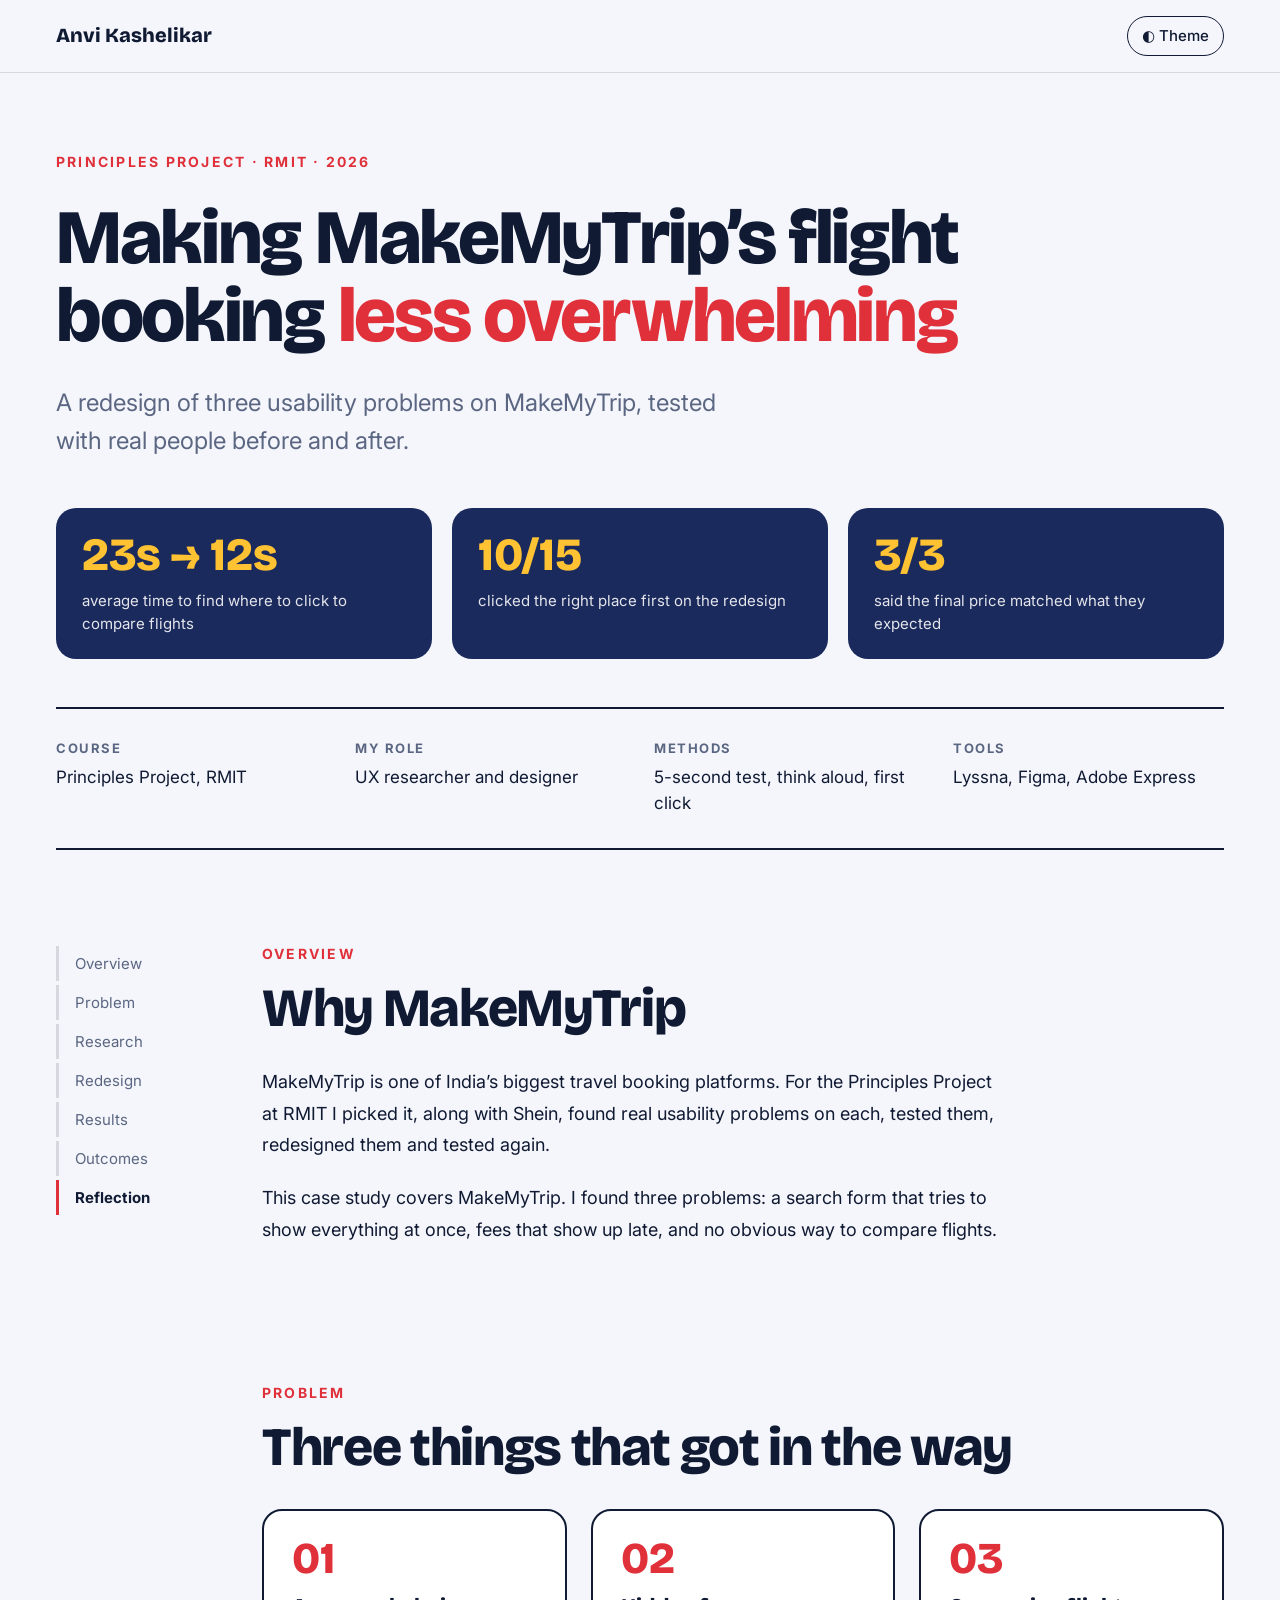
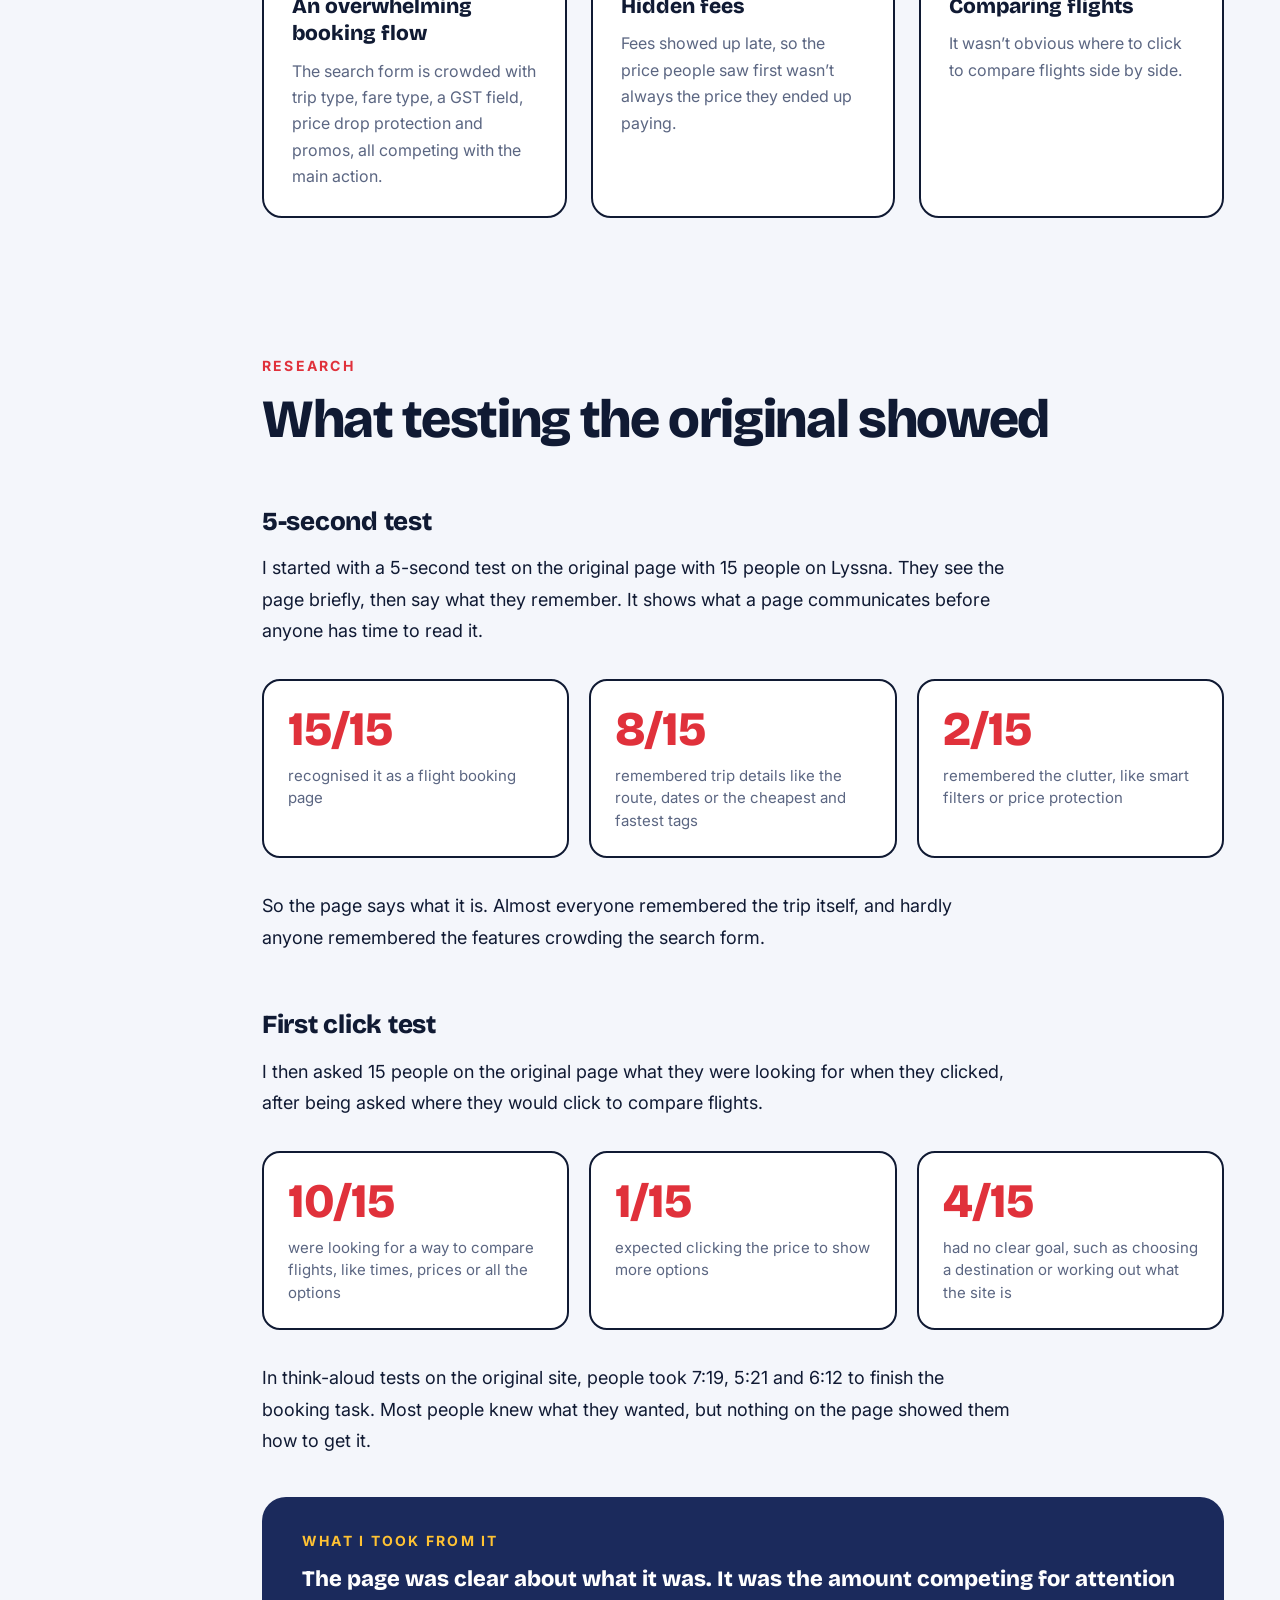
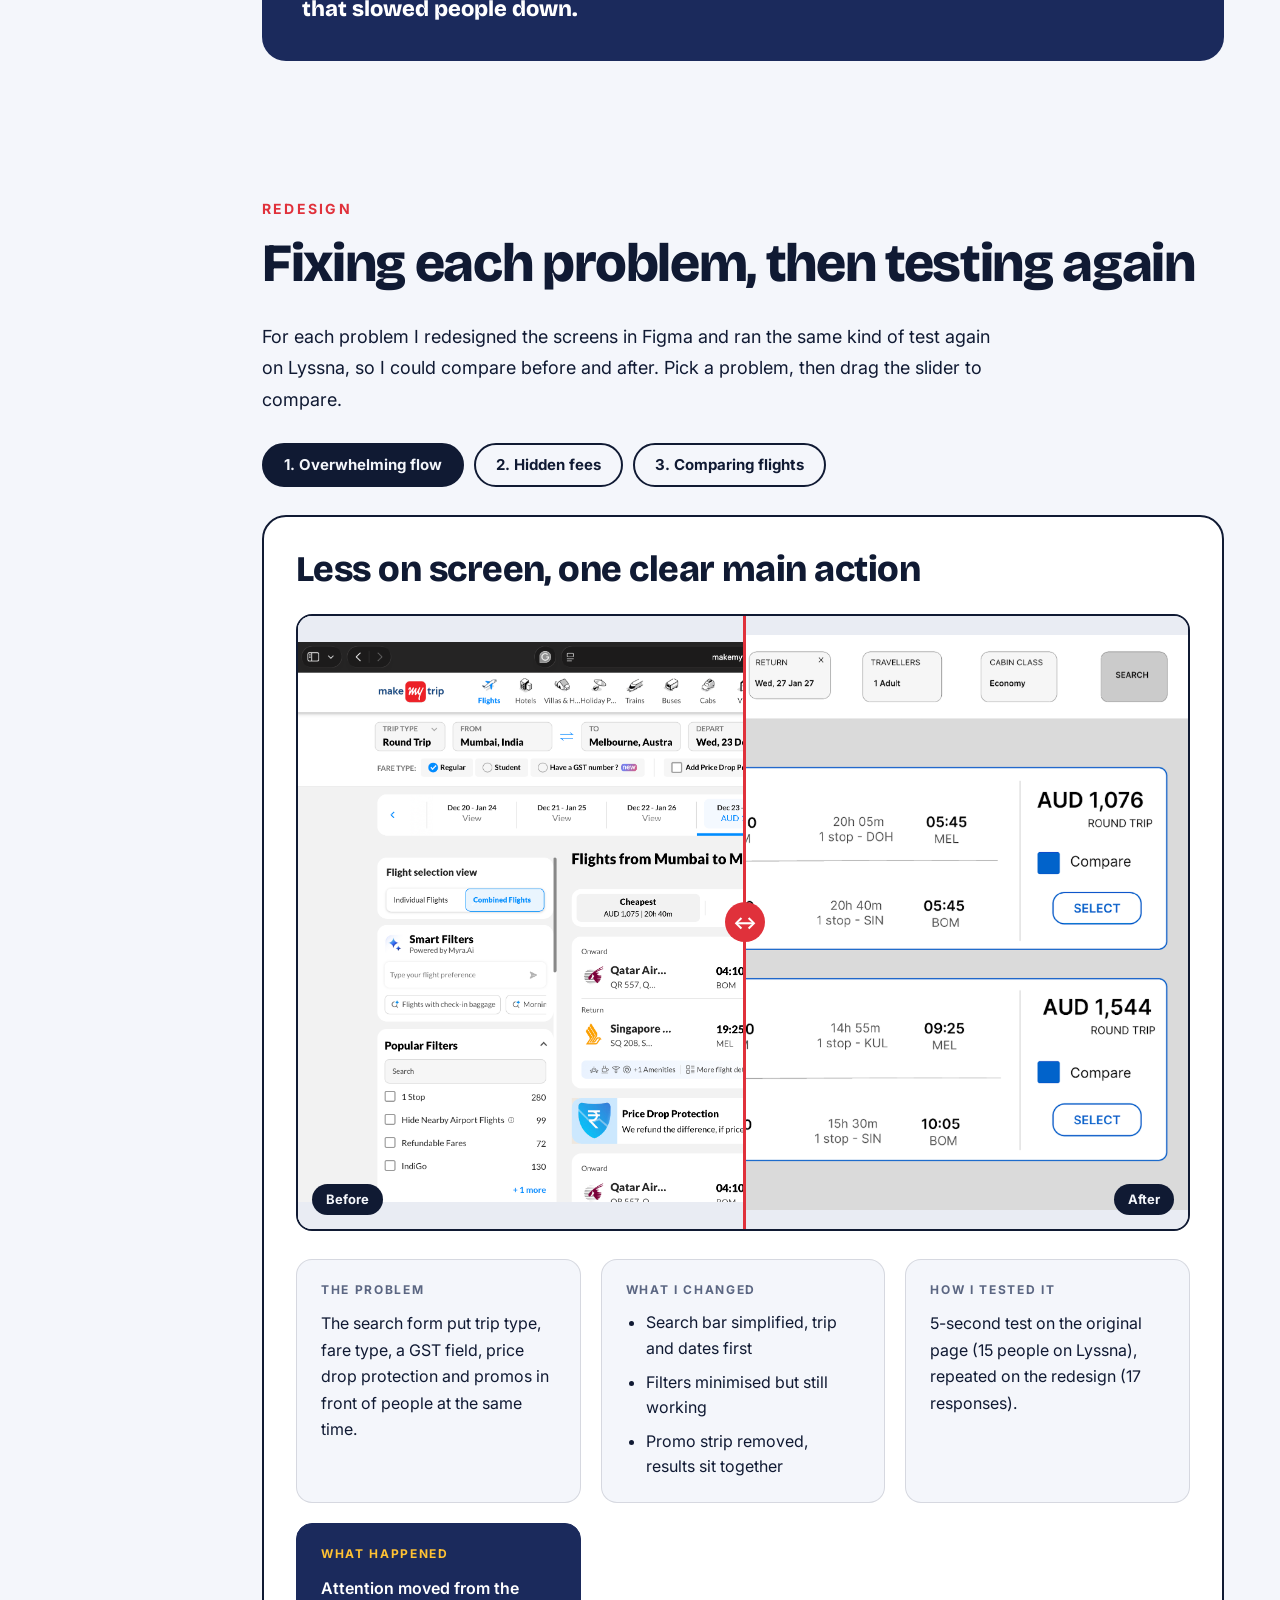
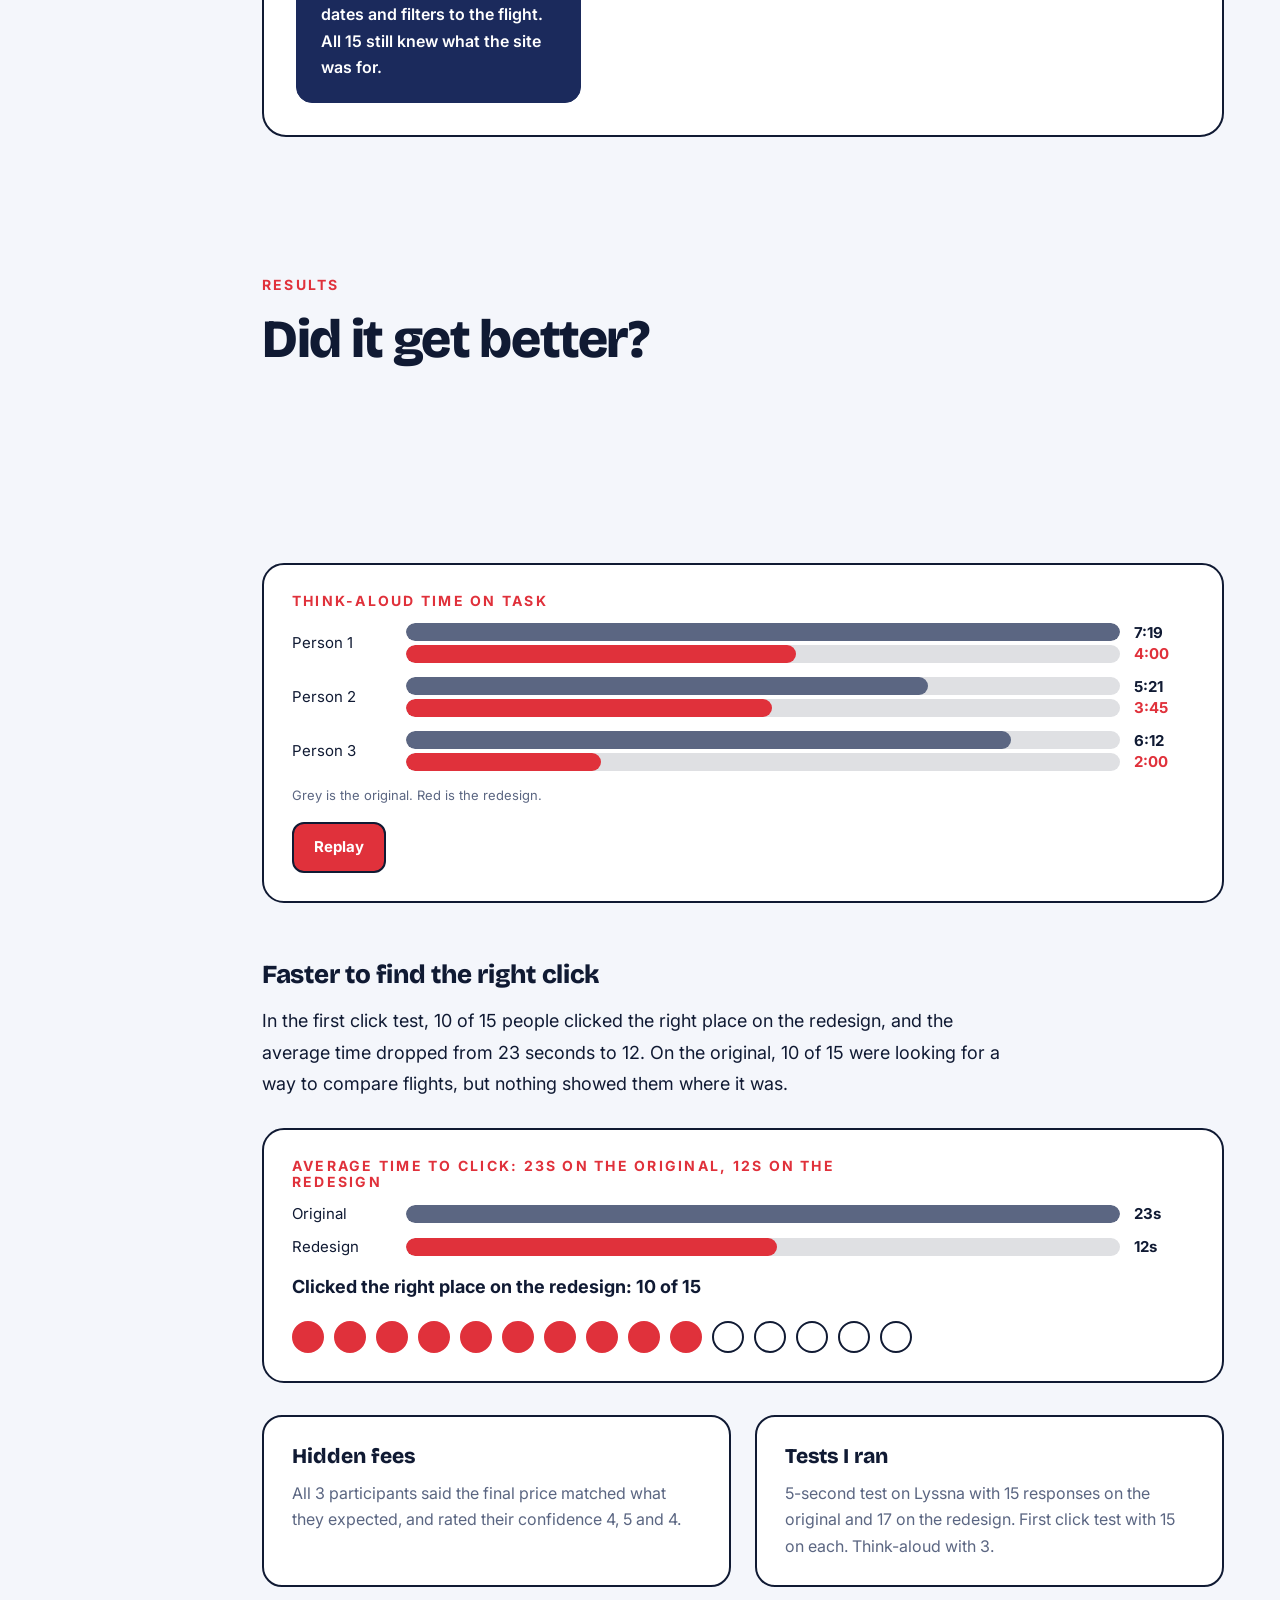
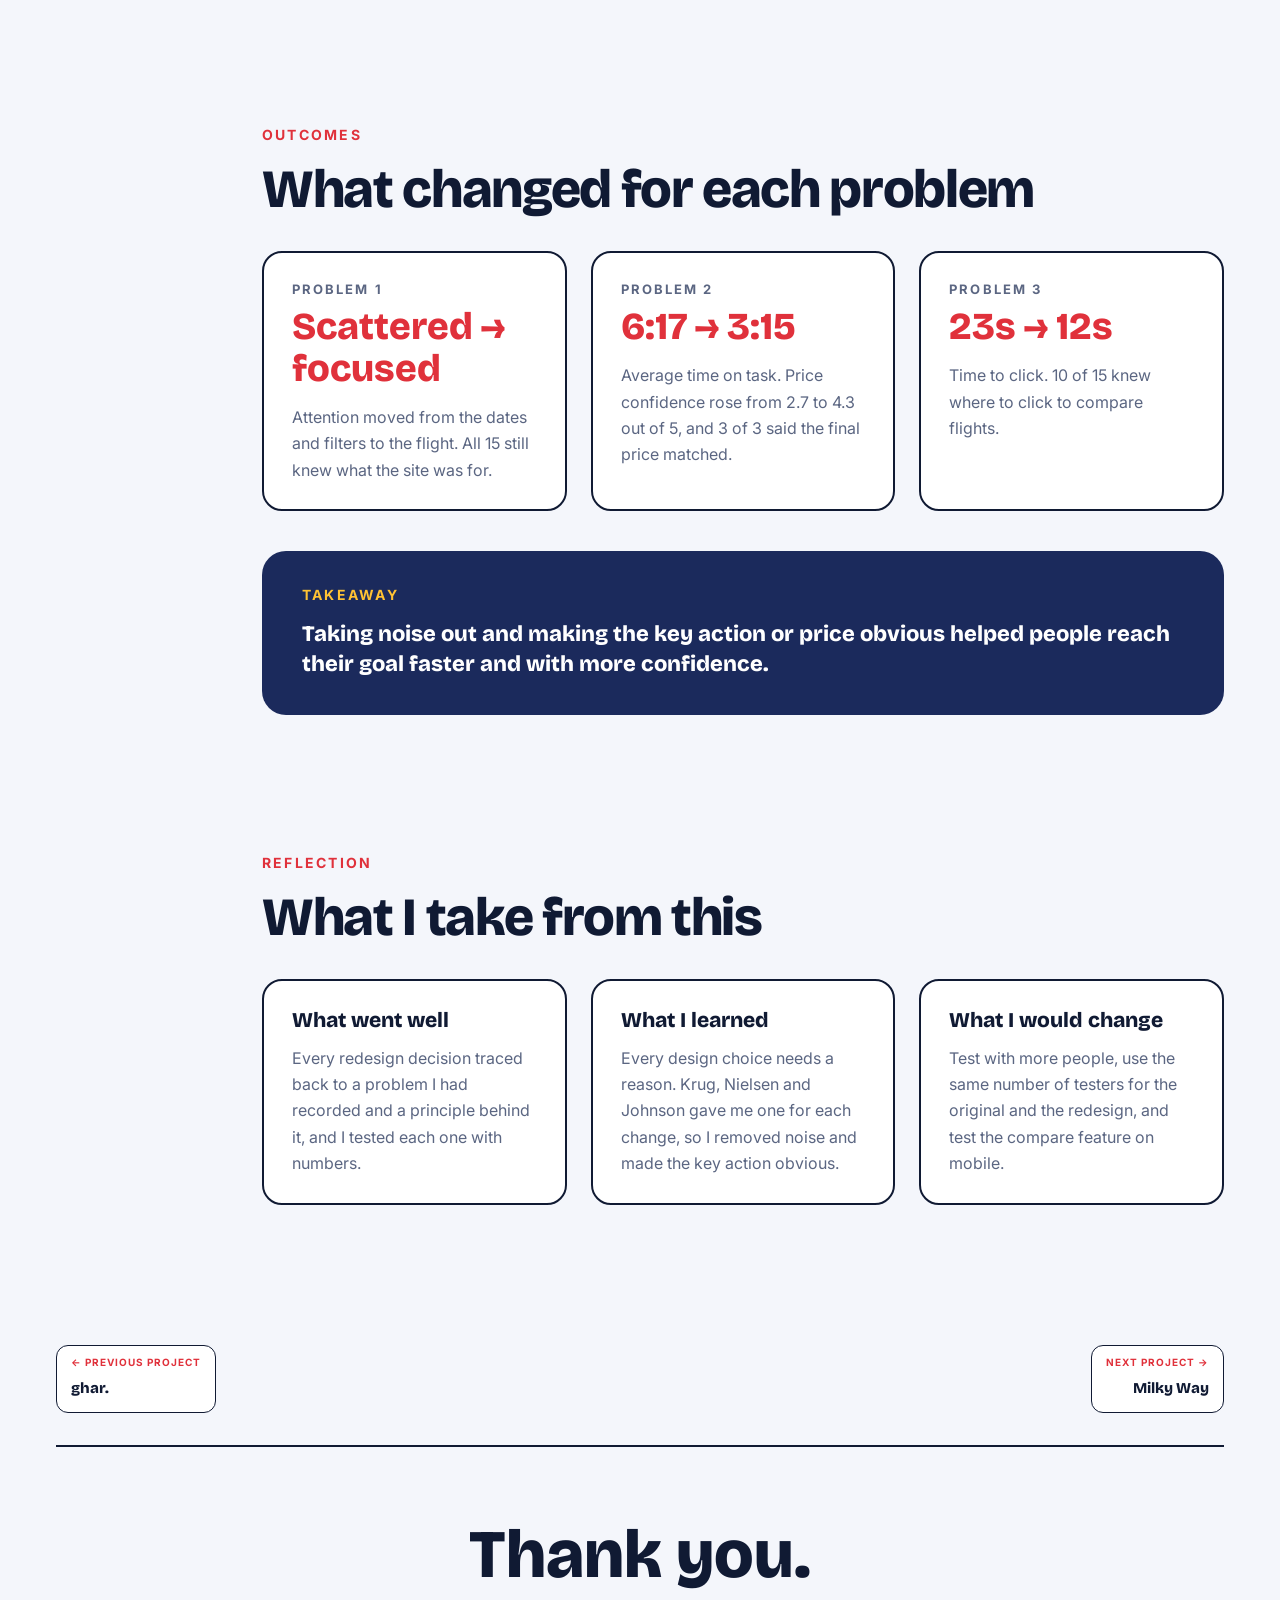
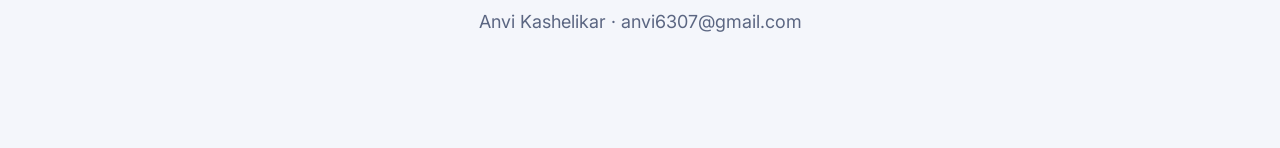
<file: project2/project2.html>
<!DOCTYPE html>
<html lang="en">
<head>
<meta charset="utf-8">
<meta name="viewport" content="width=device-width, initial-scale=1, viewport-fit=cover">
<title>MakeMyTrip redesign | Case study by Anvi Kashelikar</title>
<meta name="description" content="A UX case study on redesigning three usability problems in MakeMyTrip flight booking, tested before and after.">
<link rel="stylesheet" href="https://fonts.googleapis.com/css2?family=Bricolage+Grotesque:wght@600;800&family=Inter:wght@400;500;700&display=swap">
<link rel="stylesheet" href="project2-style.css">
</head>
<body>
<div id="pg"></div>
<header><a class="brand" href="../index.html" aria-label="Anvi Kashelikar, back to portfolio home"><b>Anvi Kashelikar</b></a><button id="th" aria-label="Toggle light and dark">◐ Theme</button></header>
<div class="wrap">
<section>
<p class="eb">Principles Project · RMIT · 2026</p>
<h1>Making MakeMyTrip’s flight booking <em>less overwhelming</em></h1>
<p class="lead">A redesign of three usability problems on MakeMyTrip, tested with real people before and after.</p>
<div class="hs rv"><div><b><span data-n="23">0</span>s → <span data-n="12">0</span>s</b><small>average time to find where to click to compare flights</small></div><div><b><span data-n="10">0</span>/15</b><small>clicked the right place first on the redesign</small></div><div><b><span data-n="3">0</span>/3</b><small>said the final price matched what they expected</small></div></div>
</section>
<div class="meta">
<div><small>Course</small>Principles Project, RMIT</div>
<div><small>My role</small>UX researcher and designer</div>
<div><small>Methods</small>5-second test, think aloud, first click</div>
<div><small>Tools</small>Lyssna, Figma, Adobe Express</div>
</div>
<div class="cs">
<nav class="side" id="side" aria-label="Sections"></nav>
<div>

<section class="sx" data-t="Overview"><p class="eb">Overview</p><h2>Why MakeMyTrip</h2>
<div class="rv"><p>MakeMyTrip is one of India’s biggest travel booking platforms. For the Principles Project at RMIT I picked it, along with Shein, found real usability problems on each, tested them, redesigned them and tested again.</p>
<p>This case study covers MakeMyTrip. I found three problems: a search form that tries to show everything at once, fees that show up late, and no obvious way to compare flights.</p></div></section>

<section class="sx" data-t="Problem"><p class="eb">Problem</p><h2>Three things that got in the way</h2>
<div class="grid rv"><div class="card"><div class="num">01</div><b>An overwhelming booking flow</b><p>The search form is crowded with trip type, fare type, a GST field, price drop protection and promos, all competing with the main action.</p></div><div class="card"><div class="num">02</div><b>Hidden fees</b><p>Fees showed up late, so the price people saw first wasn’t always the price they ended up paying.</p></div><div class="card"><div class="num">03</div><b>Comparing flights</b><p>It wasn’t obvious where to click to compare flights side by side.</p></div></div></section>

<section class="sx" data-t="Research"><p class="eb">Research</p><h2>What testing the original showed</h2>
<div class="rv"><h3>5-second test</h3><p>I started with a 5-second test on the original page with 15 people on Lyssna. They see the page briefly, then say what they remember. It shows what a page communicates before anyone has time to read it.</p></div>
<div class="stats rv"><div><strong><span data-n="15">0</span>/15</strong><small>recognised it as a flight booking page</small></div><div><strong><span data-n="8">0</span>/15</strong><small>remembered trip details like the route, dates or the cheapest and fastest tags</small></div><div><strong><span data-n="2">0</span>/15</strong><small>remembered the clutter, like smart filters or price protection</small></div></div>
<div class="rv"><p>So the page says what it is. Almost everyone remembered the trip itself, and hardly anyone remembered the features crowding the search form.</p></div>
<div class="rv"><h3>First click test</h3><p>I then asked 15 people on the original page what they were looking for when they clicked, after being asked where they would click to compare flights.</p></div>
<div class="stats rv"><div><strong><span data-n="10">0</span>/15</strong><small>were looking for a way to compare flights, like times, prices or all the options</small></div><div><strong><span data-n="1">0</span>/15</strong><small>expected clicking the price to show more options</small></div><div><strong><span data-n="4">0</span>/15</strong><small>had no clear goal, such as choosing a destination or working out what the site is</small></div></div>
<div class="rv"><p>In think-aloud tests on the original site, people took 7:19, 5:21 and 6:12 to finish the booking task. Most people knew what they wanted, but nothing on the page showed them how to get it.</p></div>
<div class="band rv"><p class="eb">What I took from it</p><p style="margin:0;font:800 22px/1.35 var(--d)">The page was clear about what it was. It was the amount competing for attention that slowed people down.</p></div></section>

<section class="sx" data-t="Redesign"><p class="eb">Redesign</p><h2>Fixing each problem, then testing again</h2>
<div class="rv"><p>For each problem I redesigned the screens in Figma and ran the same kind of test again on Lyssna, so I could compare before and after. Pick a problem, then drag the slider to compare.</p></div>
<div class="tabs rv" id="tabs"></div><div class="sol rv" id="sol"></div></section>

<section class="sx" data-t="Results"><p class="eb">Results</p><h2>Did it get better?</h2>
<div class="rv"><h3>Faster to finish the task</h3><p>Time on task in the think-aloud tests dropped for every participant. These times are approximate.</p></div>
<div class="race rv" id="race"></div>
<div class="rv"><h3>Faster to find the right click</h3><p>In the first click test, 10 of 15 people clicked the right place on the redesign, and the average time dropped from 23 seconds to 12. On the original, 10 of 15 were looking for a way to compare flights, but nothing showed them where it was.</p></div>
<div class="race rv" id="fc"></div>
<div class="grid rv"><div class="card"><b>Hidden fees</b><p>All 3 participants said the final price matched what they expected, and rated their confidence 4, 5 and 4.</p></div><div class="card"><b>Tests I ran</b><p>5-second test on Lyssna with 15 responses on the original and 17 on the redesign. First click test with 15 on each. Think-aloud with 3.</p></div></div></section>

<section class="sx" data-t="Outcomes"><p class="eb">Outcomes</p><h2>What changed for each problem</h2>
<div class="grid out rv">
<div class="card"><p class="eb">Problem 1</p><div class="num">Scattered → focused</div><p>Attention moved from the dates and filters to the flight. All 15 still knew what the site was for.</p></div>
<div class="card"><p class="eb">Problem 2</p><div class="num">6:17 → 3:15</div><p>Average time on task. Price confidence rose from 2.7 to 4.3 out of 5, and 3 of 3 said the final price matched.</p></div>
<div class="card"><p class="eb">Problem 3</p><div class="num">23s → 12s</div><p>Time to click. 10 of 15 knew where to click to compare flights.</p></div>
</div>
<div class="band rv"><p class="eb">Takeaway</p><p style="margin:0;font:800 22px/1.35 var(--d)">Taking noise out and making the key action or price obvious helped people reach their goal faster and with more confidence.</p></div></section>

<section class="sx" data-t="Reflection"><p class="eb">Reflection</p><h2>What I take from this</h2>
<div class="grid rv">
<div class="card"><b>What went well</b><p>Every redesign decision traced back to a problem I had recorded and a principle behind it, and I tested each one with numbers.</p></div>
<div class="card"><b>What I learned</b><p>Every design choice needs a reason. Krug, Nielsen and Johnson gave me one for each change, so I removed noise and made the key action obvious.</p></div>
<div class="card"><b>What I would change</b><p>Test with more people, use the same number of testers for the original and the redesign, and test the compare feature on mobile.</p></div>
</div></section>

</div></div>
<nav class="pager" aria-label="More projects">
<a class="prev" href="../project1/project1.html" rel="prev"><small>← Previous project</small><b>ghar.</b></a>
<a class="next" href="../project3/project3.html" rel="next"><small>Next project →</small><b>Milky Way</b></a>
</nav>
<footer><b>Thank you.</b><p>Anvi Kashelikar · anvi6307@gmail.com</p></footer>
</div>
<script src="project2-script.js"></script>
</body>
</html>
</file>
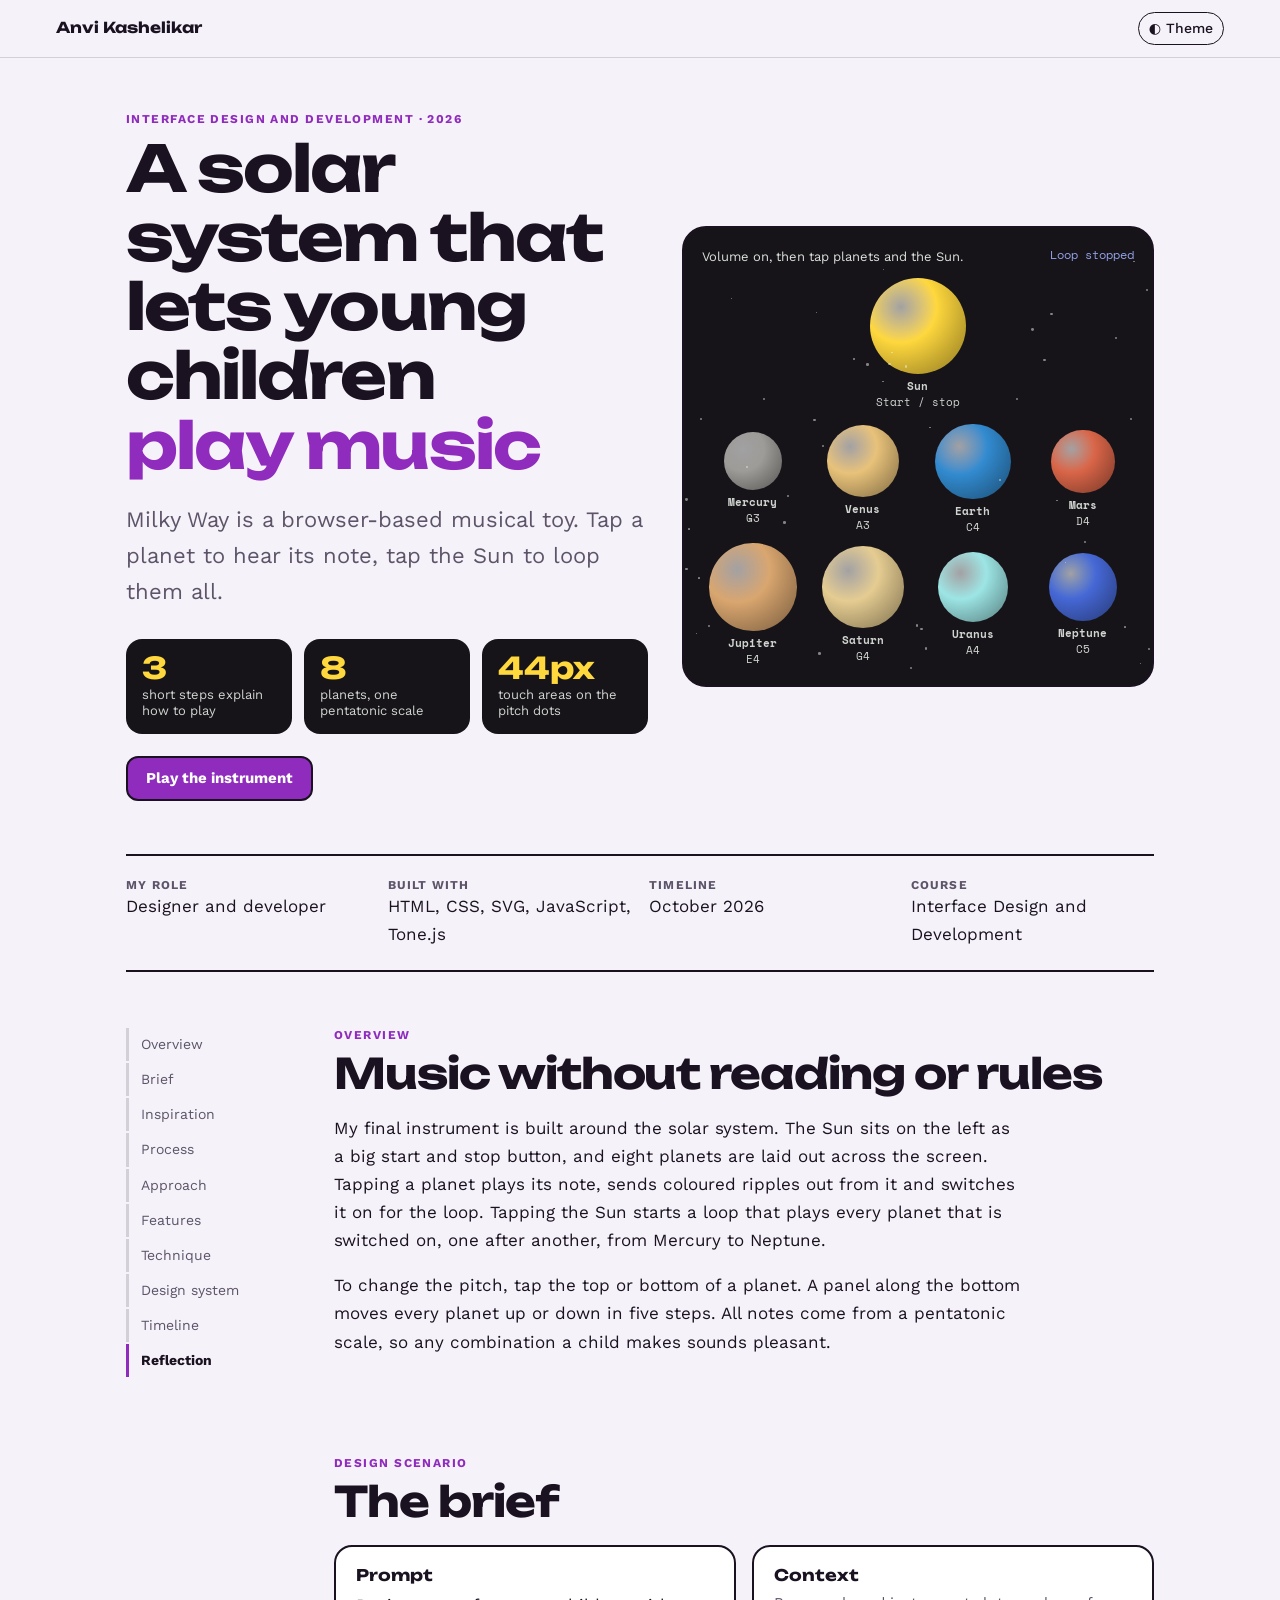
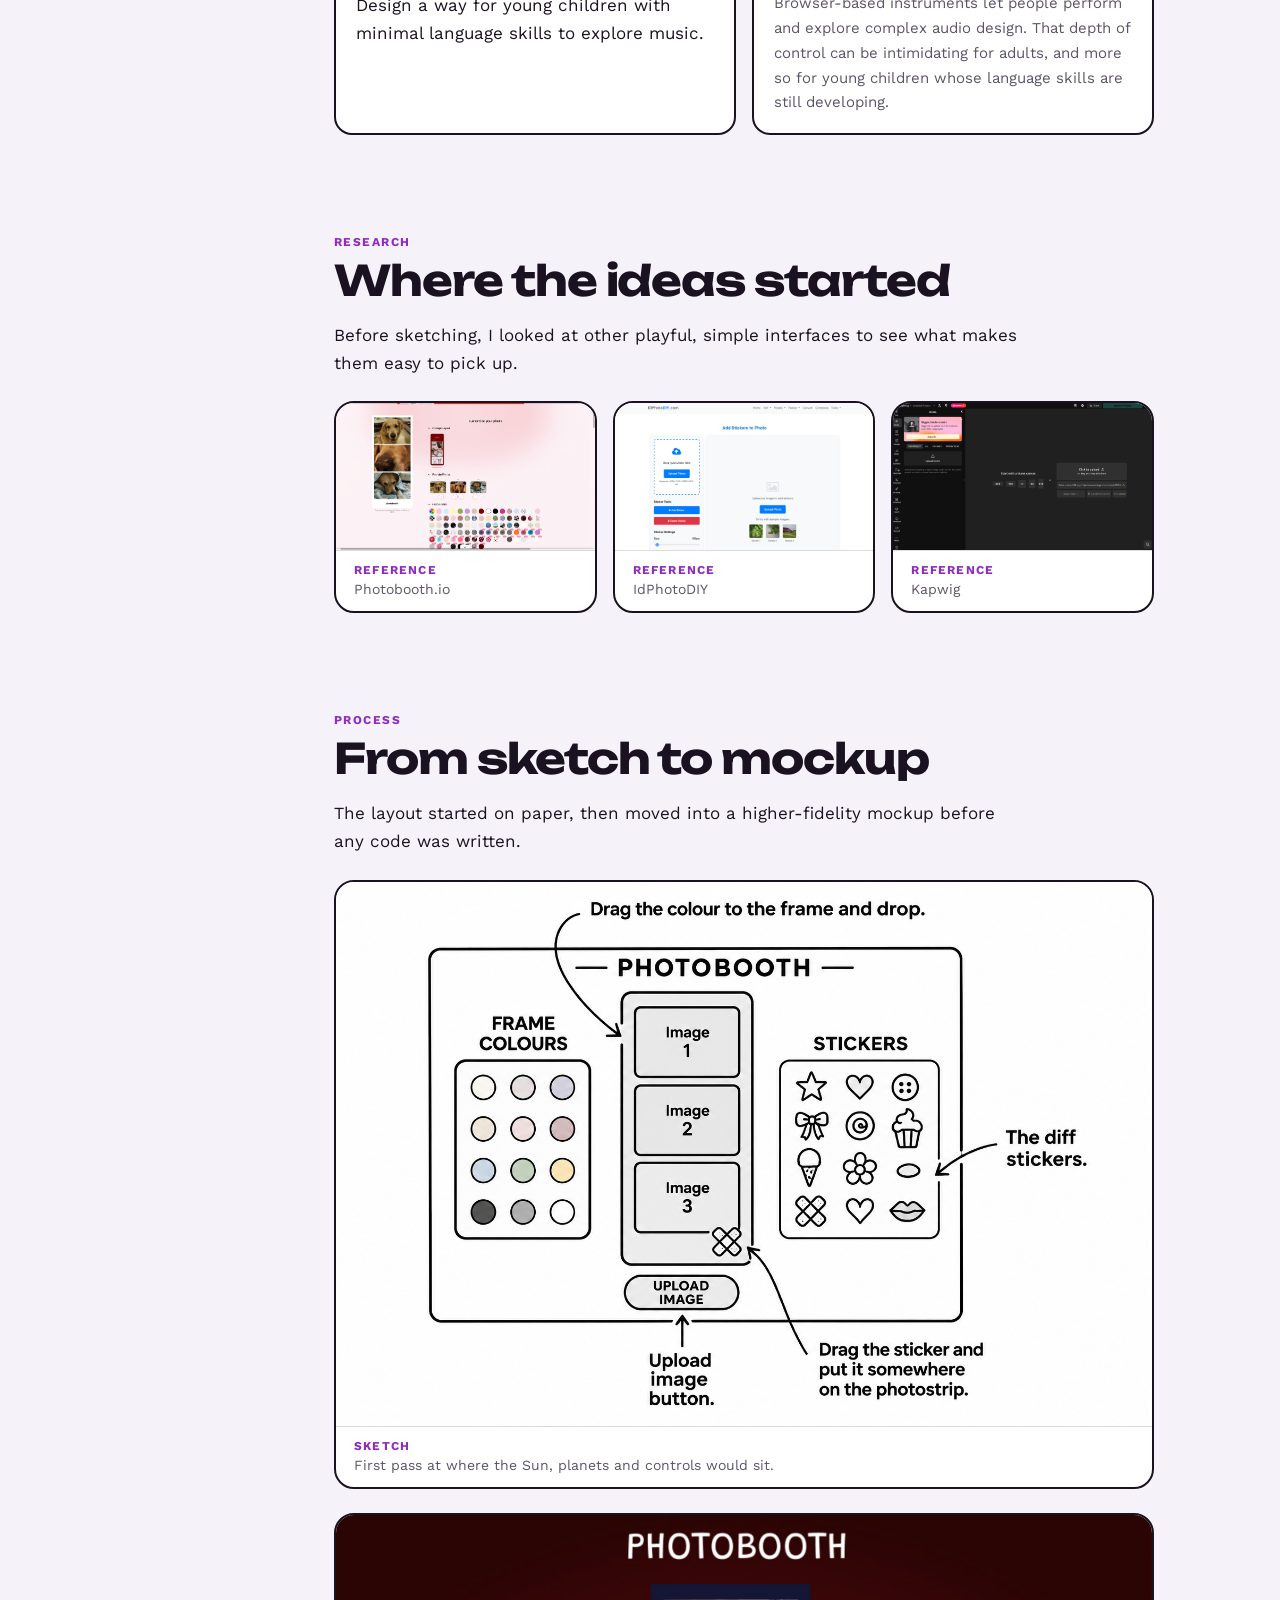
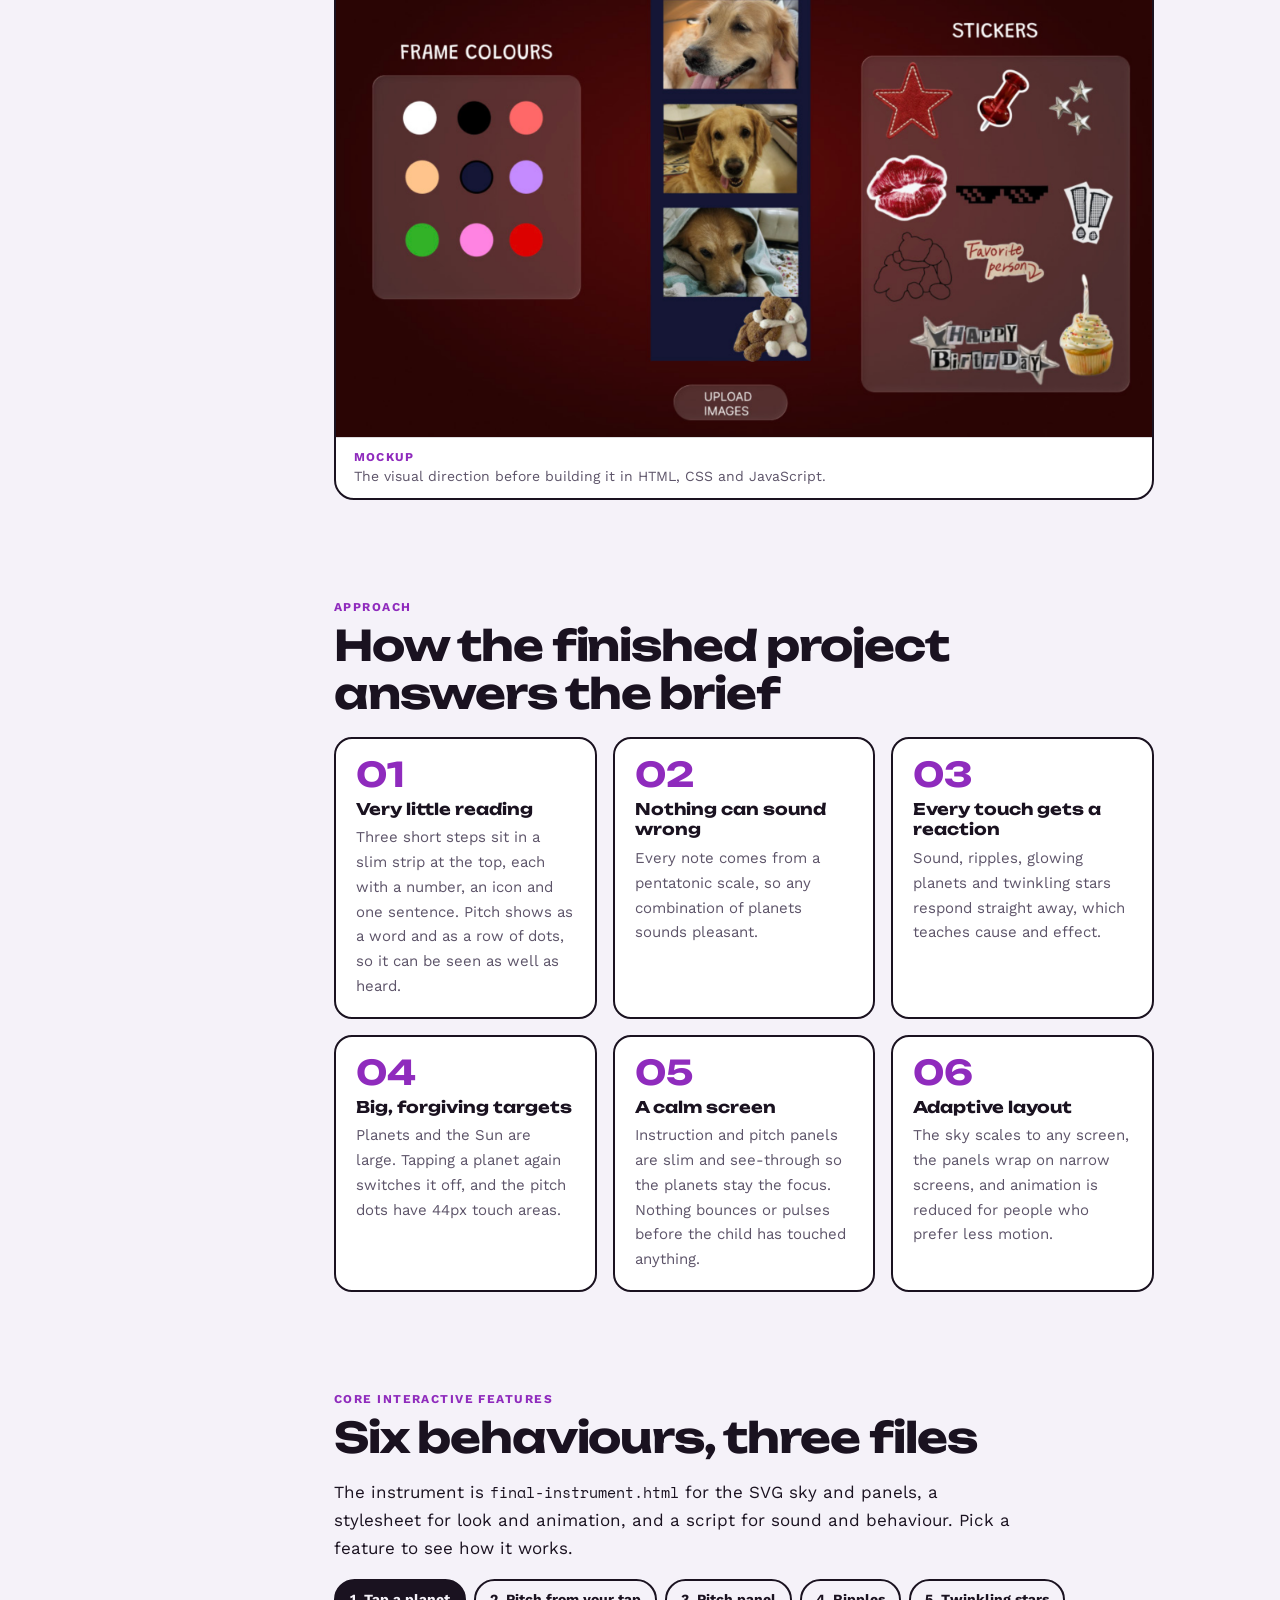
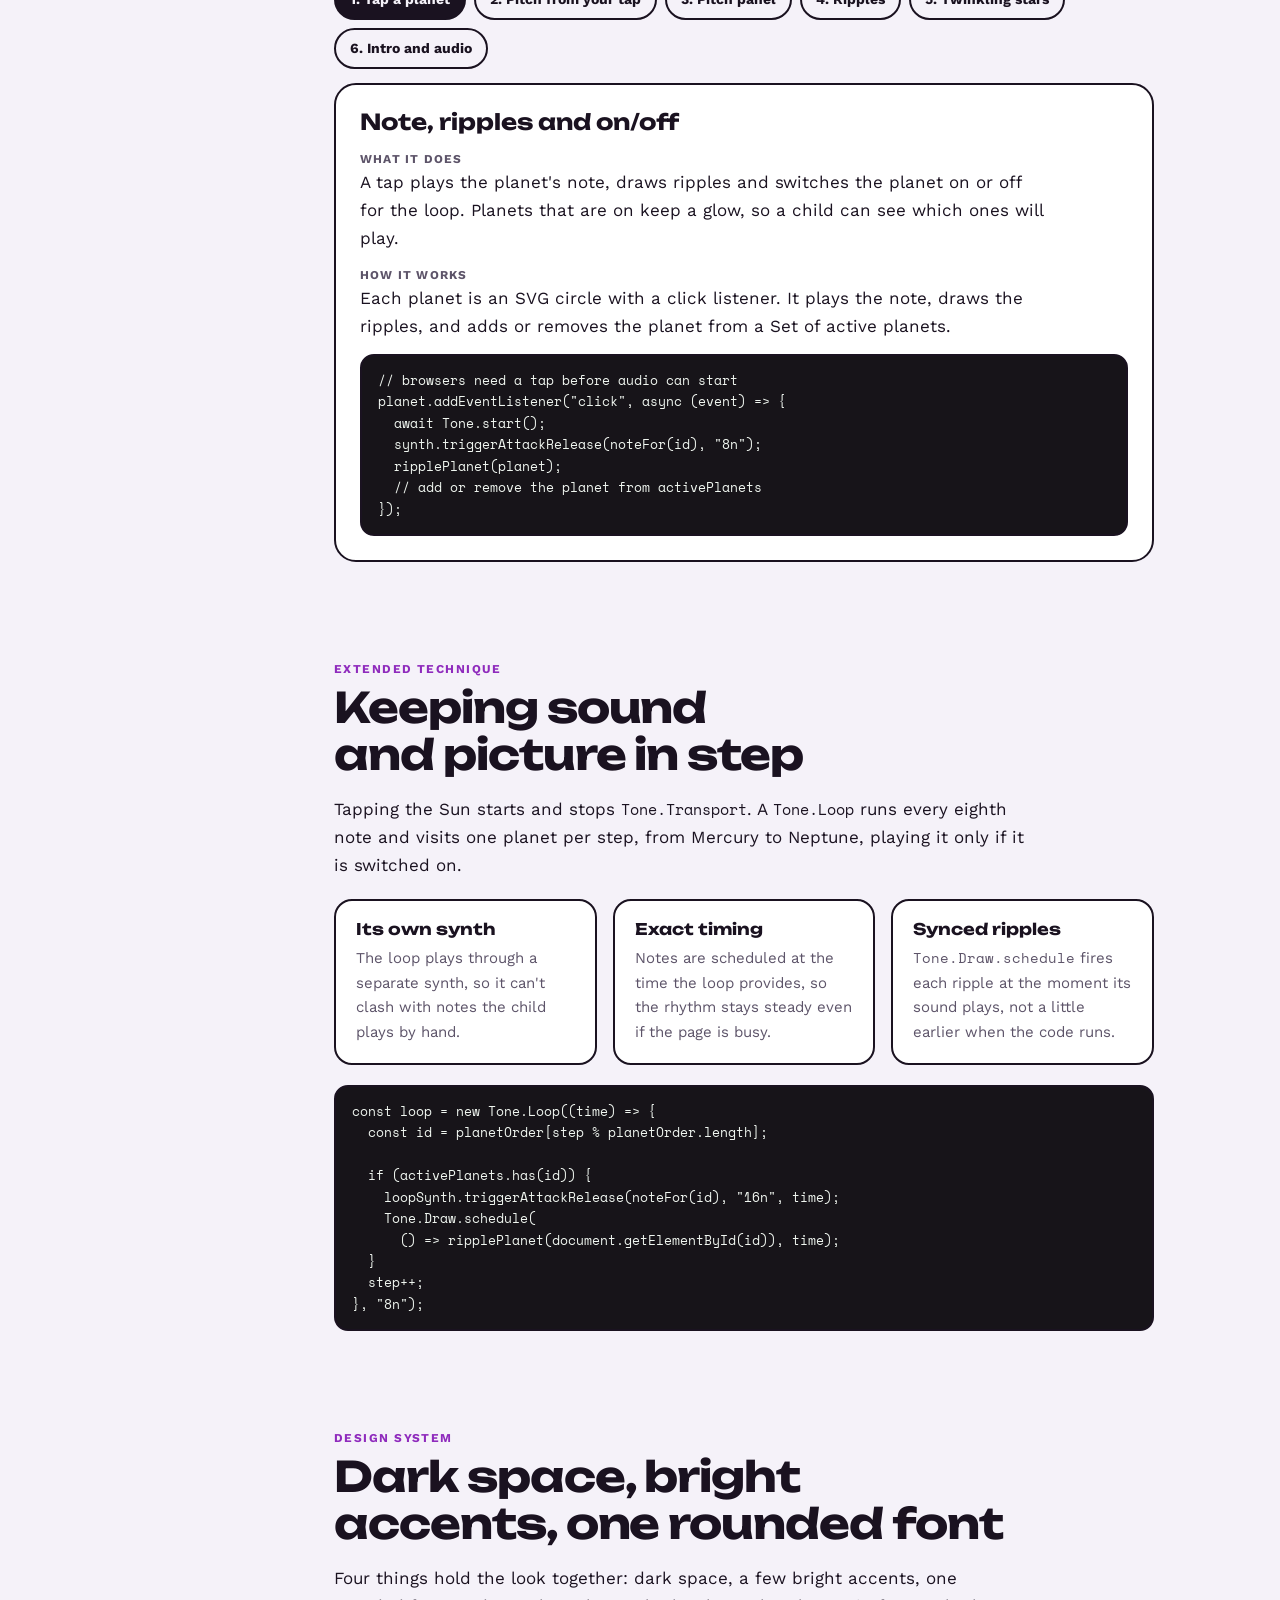
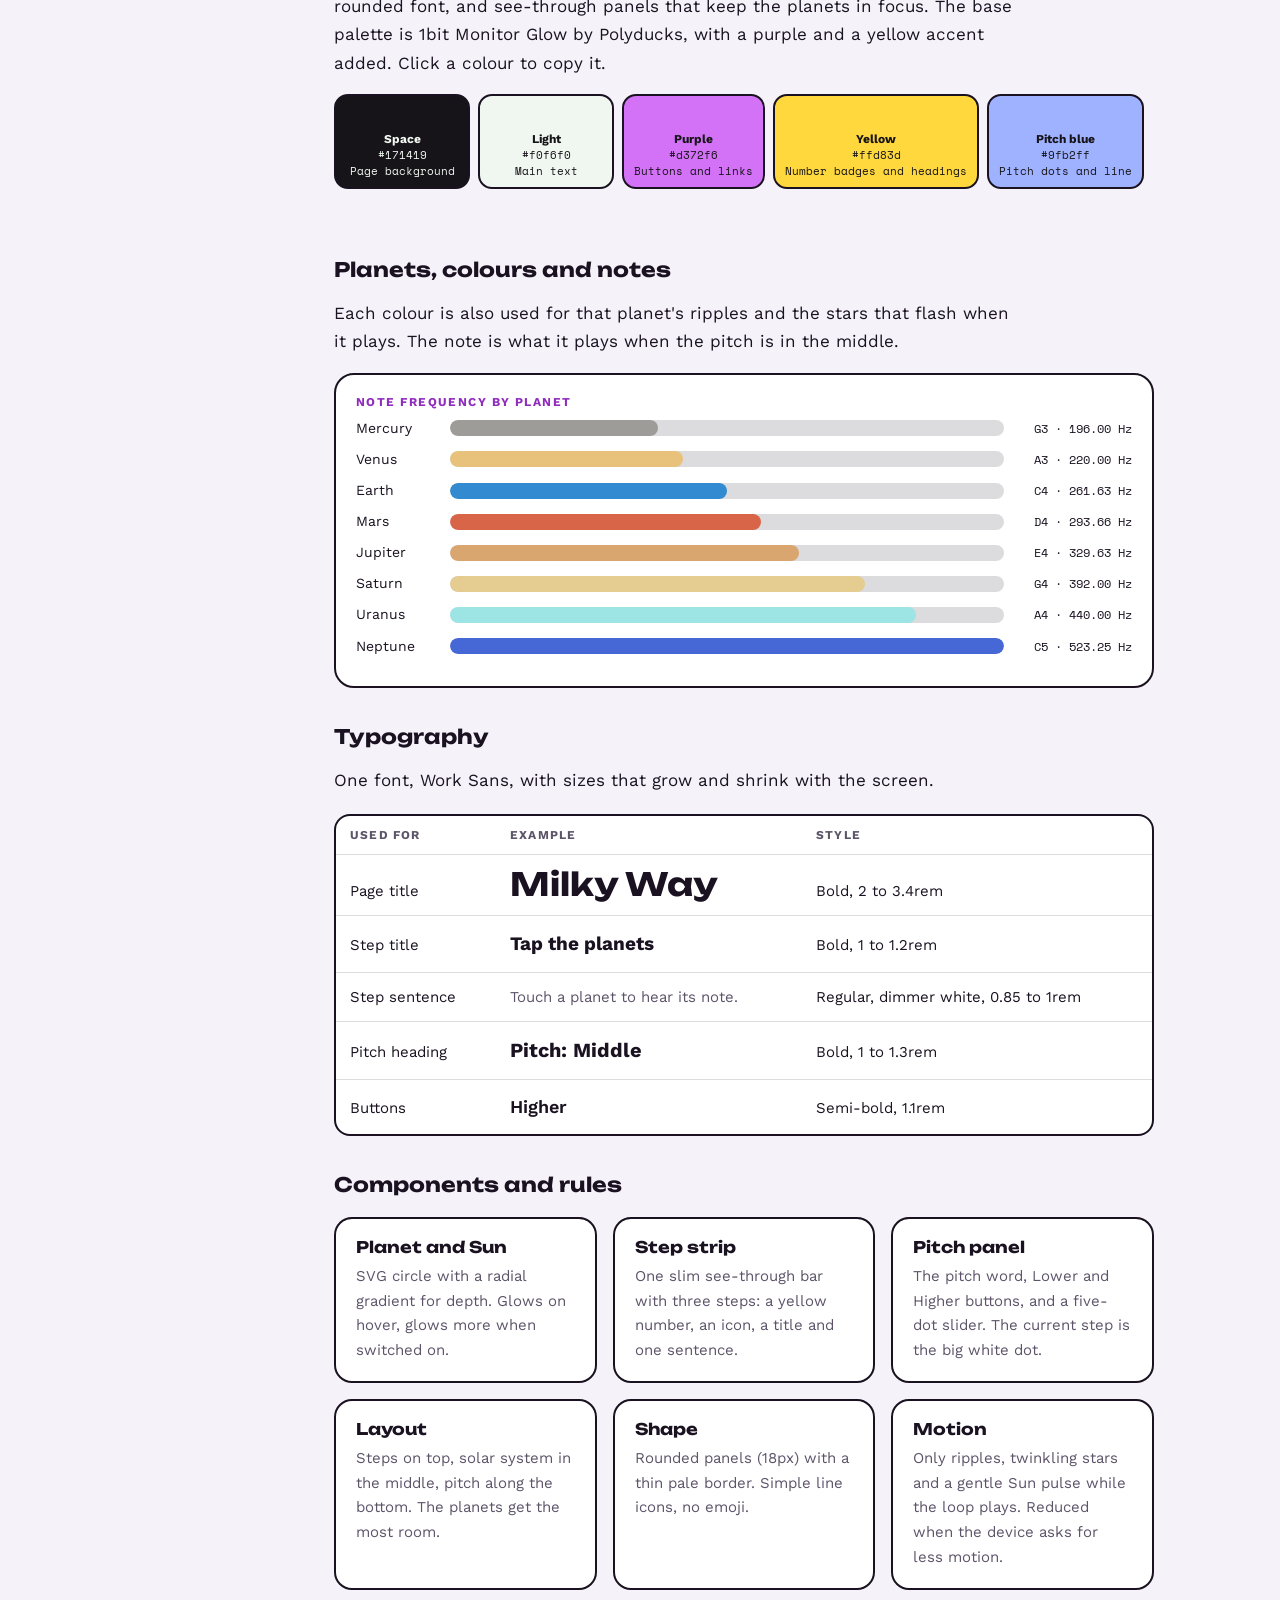
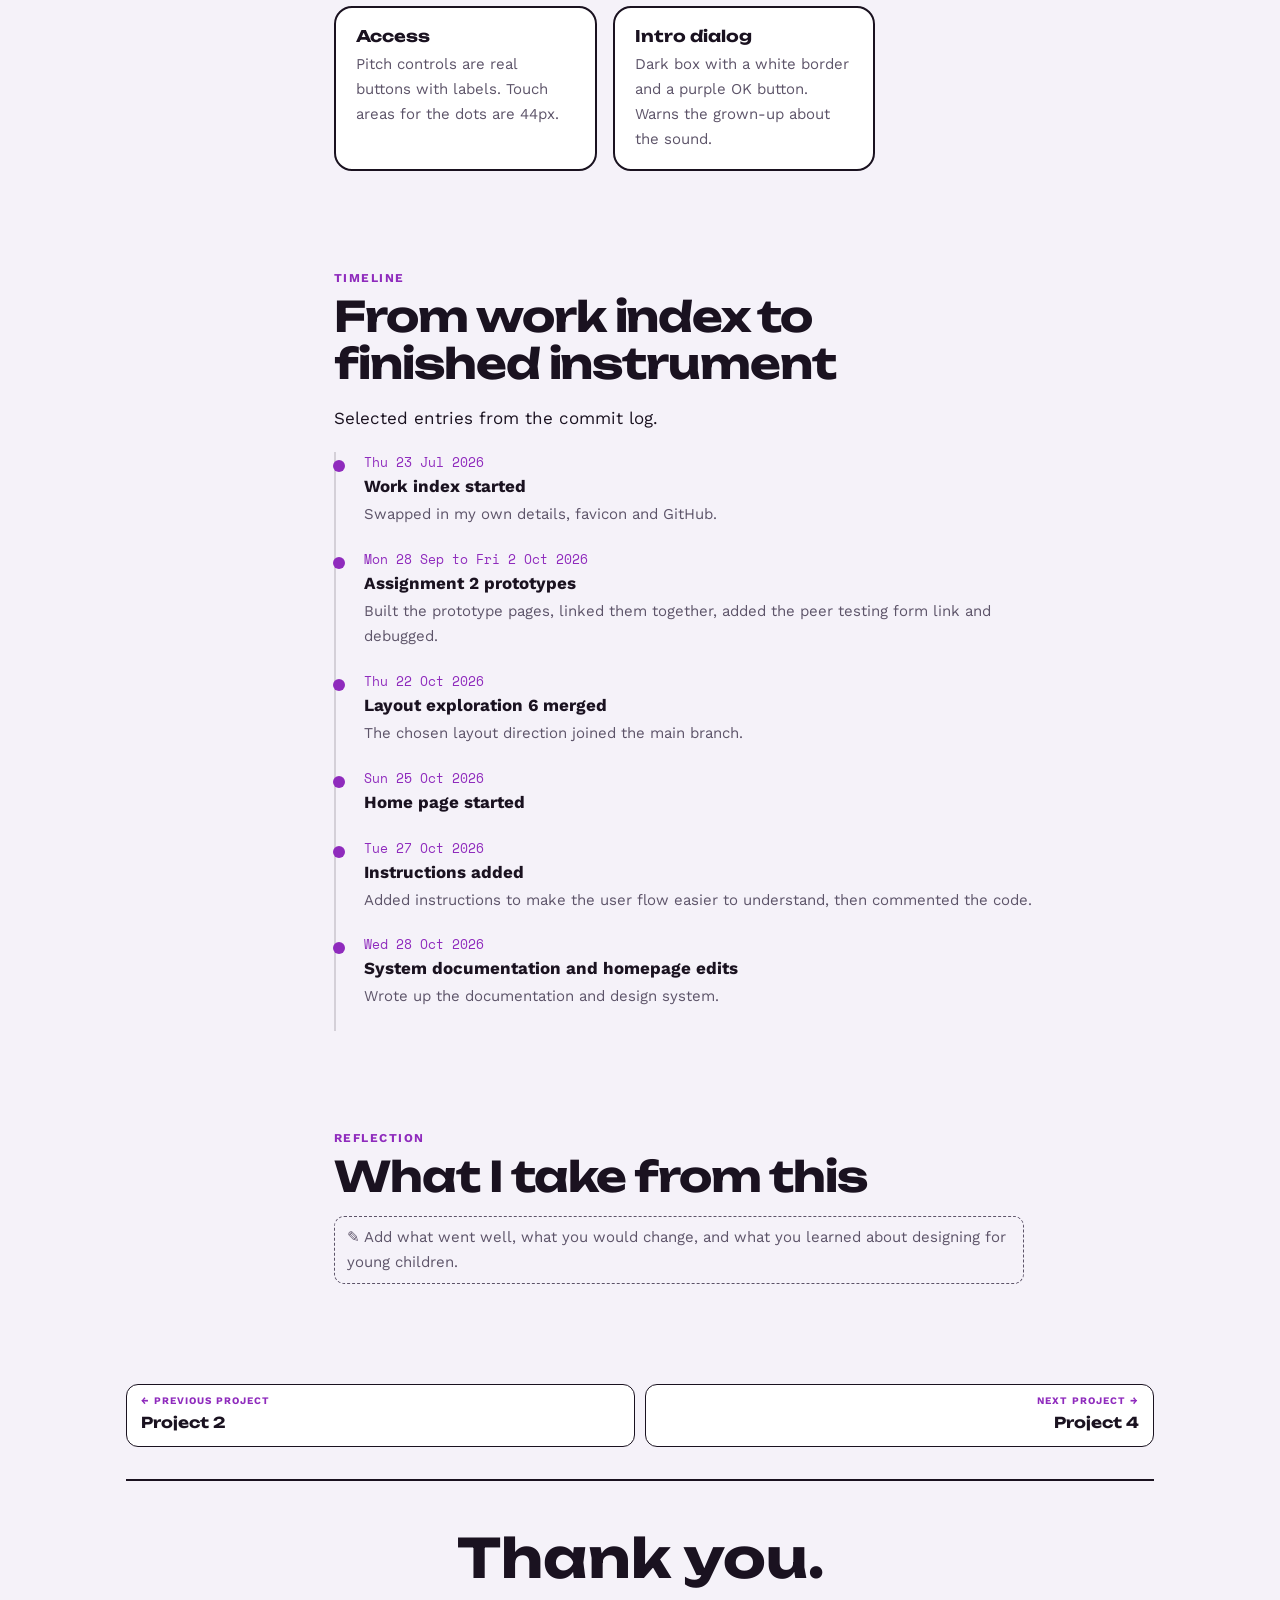
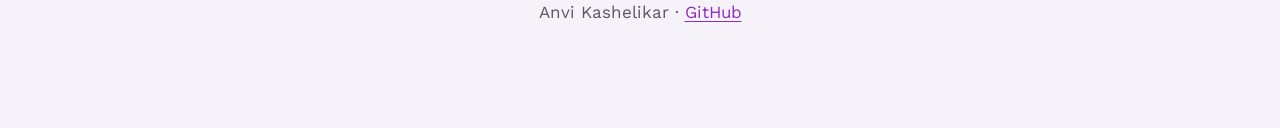
<file: project3/project3.html>
<!DOCTYPE html>
<html lang="en">

<head>
  <meta charset="utf-8">
  <meta name="viewport" content="width=device-width, initial-scale=1, viewport-fit=cover">
  <title>Milky Way</title>
  <link rel="stylesheet"
    href="https://fonts.googleapis.com/css2?family=Unbounded:wght@500;700&family=Work+Sans:wght@400;500;600;700&family=Space+Mono:wght@400;700&display=swap">
  <link rel="stylesheet" href="project3-style.css">
</head>

<body>
  <div id="pg"></div>

  <header>
    <a class="brand" href="../index.html" aria-label="Anvi Kashelikar, back to portfolio home"><b>Anvi Kashelikar</b></a>
    <button id="th" aria-label="Toggle light and dark">◐ Theme</button>
  </header>

  <div class="wrap">

    <!-- Hero -->
    <section class="hero">
      <div>
        <p class="eb">Interface Design and Development · 2026</p>
        <h1>A solar system that lets young children <em>play music</em></h1>
        <p class="lead">Milky Way is a browser-based musical toy. Tap a planet to hear its note, tap the Sun to loop them all.</p>

        <div class="hs">
          <div><b>3</b><small>short steps explain how to play</small></div>
          <div><b>8</b><small>planets, one pentatonic scale</small></div>
          <div><b>44px</b><small>touch areas on the pitch dots</small></div>
        </div>

        <div class="cta">
          <a class="btn" href="https://anvi086.github.io/specialisationWorkIndex-anvi/final-instrument.html">Play the instrument</a>
        </div>
      </div>

      <div class="stage" id="stage">
        <div class="hint">
          <span>Volume on, then tap planets and the Sun.</span>
          <span class="st" id="loopState" aria-live="polite">Loop stopped</span>
        </div>
        <div class="sky" id="sky"></div>
      </div>
    </section>

    <!-- Project details -->
    <div class="meta">
      <div><small>My role</small>Designer and developer</div>
      <div><small>Built with</small>HTML, CSS, SVG, JavaScript, Tone.js</div>
      <div><small>Timeline</small>October 2026</div>
      <div><small>Course</small>Interface Design and Development</div>
    </div>

    <div class="cs">
      <nav class="side" id="side" aria-label="Sections"></nav>

      <div>

        <!-- Overview -->
        <section class="sx" data-t="Overview">
          <p class="eb">Overview</p>
          <h2>Music without reading or rules</h2>
          <p>My final instrument is built around the solar system. The Sun sits on the left as a big start and stop button, and eight planets are laid out across the screen. Tapping a planet plays its note, sends coloured ripples out from it and switches it on for the loop. Tapping the Sun starts a loop that plays every planet that is switched on, one after another, from Mercury to Neptune.</p>
          <p>To change the pitch, tap the top or bottom of a planet. A panel along the bottom moves every planet up or down in five steps. All notes come from a pentatonic scale, so any combination a child makes sounds pleasant.</p>
        </section>

        <!-- Brief -->
        <section class="sx" data-t="Brief">
          <p class="eb">Design scenario</p>
          <h2>The brief</h2>
          <div class="grid g2">
            <div class="card">
              <b>Prompt</b>
              <p style="font-size:17px;color:var(--ink)">Design a way for young children with minimal language skills to explore music.</p>
            </div>
            <div class="card">
              <b>Context</b>
              <p>Browser-based instruments let people perform and explore complex audio design. That depth of control can be intimidating for adults, and more so for young children whose language skills are still developing.</p>
            </div>
          </div>
        </section>

        <!-- Inspiration (reference images) -->
        <section class="sx" data-t="Inspiration">
          <p class="eb">Research</p>
          <h2>Where the ideas started</h2>
          <p>Before sketching, I looked at other playful, simple interfaces to see what makes them easy to pick up.</p>
          <div class="gallery">
            <figure class="shot">
              <img src="../assets/Photobooth.io.png" alt="Screenshot of Photobooth.io" loading="lazy">
              <figcaption><b>Reference</b>Photobooth.io</figcaption>
            </figure>
            <figure class="shot">
              <img src="../assets/IdPhotoDIY.png" alt="Screenshot of IdPhotoDIY" loading="lazy">
              <figcaption><b>Reference</b>IdPhotoDIY</figcaption>
            </figure>
            <figure class="shot">
              <img src="../assets/kapwig.png" alt="Screenshot of Kapwig" loading="lazy">
              <figcaption><b>Reference</b>Kapwig</figcaption>
            </figure>
          </div>
        </section>

        <!-- Process (sketch and mockup) -->
        <section class="sx" data-t="Process">
          <p class="eb">Process</p>
          <h2>From sketch to mockup</h2>
          <p>The layout started on paper, then moved into a higher-fidelity mockup before any code was written.</p>
          <figure class="shot zoom">
            <img src="../assets/Sketch.png" alt="Early sketch of the instrument layout" loading="lazy">
            <figcaption><b>Sketch</b>First pass at where the Sun, planets and controls would sit.</figcaption>
          </figure>
          <figure class="shot zoom">
            <img src="../assets/Mockup.png" alt="Mockup of the Milky Way instrument" loading="lazy">
            <figcaption><b>Mockup</b>The visual direction before building it in HTML, CSS and JavaScript.</figcaption>
          </figure>
        </section>

        <!-- Approach -->
        <section class="sx" data-t="Approach">
          <p class="eb">Approach</p>
          <h2>How the finished project answers the brief</h2>
          <div class="grid">
            <div class="card">
              <div class="num">01</div>
              <b>Very little reading</b>
              <p>Three short steps sit in a slim strip at the top, each with a number, an icon and one sentence. Pitch shows as a word and as a row of dots, so it can be seen as well as heard.</p>
            </div>
            <div class="card">
              <div class="num">02</div>
              <b>Nothing can sound wrong</b>
              <p>Every note comes from a pentatonic scale, so any combination of planets sounds pleasant.</p>
            </div>
            <div class="card">
              <div class="num">03</div>
              <b>Every touch gets a reaction</b>
              <p>Sound, ripples, glowing planets and twinkling stars respond straight away, which teaches cause and effect.</p>
            </div>
            <div class="card">
              <div class="num">04</div>
              <b>Big, forgiving targets</b>
              <p>Planets and the Sun are large. Tapping a planet again switches it off, and the pitch dots have 44px touch areas.</p>
            </div>
            <div class="card">
              <div class="num">05</div>
              <b>A calm screen</b>
              <p>Instruction and pitch panels are slim and see-through so the planets stay the focus. Nothing bounces or pulses before the child has touched anything.</p>
            </div>
            <div class="card">
              <div class="num">06</div>
              <b>Adaptive layout</b>
              <p>The sky scales to any screen, the panels wrap on narrow screens, and animation is reduced for people who prefer less motion.</p>
            </div>
          </div>
        </section>

        <!-- Features -->
        <section class="sx" data-t="Features">
          <p class="eb">Core interactive features</p>
          <h2>Six behaviours, three files</h2>
          <p>The instrument is <code>final-instrument.html</code> for the SVG sky and panels, a stylesheet for look and animation, and a script for sound and behaviour. Pick a feature to see how it works.</p>
          <div class="tabs" id="tabs"></div>
          <div class="sol" id="sol"></div>
        </section>

        <!-- Technique -->
        <section class="sx" data-t="Technique">
          <p class="eb">Extended technique</p>
          <h2>Keeping sound and picture in step</h2>
          <p>Tapping the Sun starts and stops <code>Tone.Transport</code>. A <code>Tone.Loop</code> runs every eighth note and visits one planet per step, from Mercury to Neptune, playing it only if it is switched on.</p>
          <div class="grid">
            <div class="card">
              <b>Its own synth</b>
              <p>The loop plays through a separate synth, so it can't clash with notes the child plays by hand.</p>
            </div>
            <div class="card">
              <b>Exact timing</b>
              <p>Notes are scheduled at the time the loop provides, so the rhythm stays steady even if the page is busy.</p>
            </div>
            <div class="card">
              <b>Synced ripples</b>
              <p><code>Tone.Draw.schedule</code> fires each ripple at the moment its sound plays, not a little earlier when the code runs.</p>
            </div>
          </div>
<pre>const loop = new Tone.Loop((time) =&gt; {
  const id = planetOrder[step % planetOrder.length];

  if (activePlanets.has(id)) {
    loopSynth.triggerAttackRelease(noteFor(id), "16n", time);
    Tone.Draw.schedule(
      () =&gt; ripplePlanet(document.getElementById(id)), time);
  }
  step++;
}, "8n");</pre>
        </section>

        <!-- Design system -->
        <section class="sx" data-t="Design system">
          <p class="eb">Design system</p>
          <h2>Dark space, bright accents, one rounded font</h2>
          <p>Four things hold the look together: dark space, a few bright accents, one rounded font, and see-through panels that keep the planets in focus. The base palette is 1bit Monitor Glow by Polyducks, with a purple and a yellow accent added. Click a colour to copy it.</p>
          <div class="sw" id="sw"></div>
          <p class="copied" id="copied" aria-live="polite"></p>

          <h3>Planets, colours and notes</h3>
          <p>Each colour is also used for that planet's ripples and the stars that flash when it plays. The note is what it plays when the pitch is in the middle.</p>
          <div class="bars" id="bars"></div>

          <h3>Typography</h3>
          <p>One font, Work Sans, with sizes that grow and shrink with the screen.</p>
          <div class="tw">
            <table>
              <thead>
                <tr>
                  <th>Used for</th>
                  <th>Example</th>
                  <th>Style</th>
                </tr>
              </thead>
              <tbody>
                <tr>
                  <td>Page title</td>
                  <td class="t1">Milky Way</td>
                  <td>Bold, 2 to 3.4rem</td>
                </tr>
                <tr>
                  <td>Step title</td>
                  <td class="t2">Tap the planets</td>
                  <td>Bold, 1 to 1.2rem</td>
                </tr>
                <tr>
                  <td>Step sentence</td>
                  <td class="t3">Touch a planet to hear its note.</td>
                  <td>Regular, dimmer white, 0.85 to 1rem</td>
                </tr>
                <tr>
                  <td>Pitch heading</td>
                  <td class="t4">Pitch: Middle</td>
                  <td>Bold, 1 to 1.3rem</td>
                </tr>
                <tr>
                  <td>Buttons</td>
                  <td class="t5">Higher</td>
                  <td>Semi-bold, 1.1rem</td>
                </tr>
              </tbody>
            </table>
          </div>

          <h3>Components and rules</h3>
          <div class="grid">
            <div class="card">
              <b>Planet and Sun</b>
              <p>SVG circle with a radial gradient for depth. Glows on hover, glows more when switched on.</p>
            </div>
            <div class="card">
              <b>Step strip</b>
              <p>One slim see-through bar with three steps: a yellow number, an icon, a title and one sentence.</p>
            </div>
            <div class="card">
              <b>Pitch panel</b>
              <p>The pitch word, Lower and Higher buttons, and a five-dot slider. The current step is the big white dot.</p>
            </div>
            <div class="card">
              <b>Layout</b>
              <p>Steps on top, solar system in the middle, pitch along the bottom. The planets get the most room.</p>
            </div>
            <div class="card">
              <b>Shape</b>
              <p>Rounded panels (18px) with a thin pale border. Simple line icons, no emoji.</p>
            </div>
            <div class="card">
              <b>Motion</b>
              <p>Only ripples, twinkling stars and a gentle Sun pulse while the loop plays. Reduced when the device asks for less motion.</p>
            </div>
            <div class="card">
              <b>Access</b>
              <p>Pitch controls are real buttons with labels. Touch areas for the dots are 44px.</p>
            </div>
            <div class="card">
              <b>Intro dialog</b>
              <p>Dark box with a white border and a purple OK button. Warns the grown-up about the sound.</p>
            </div>
          </div>
        </section>

        <!-- Timeline -->
        <section class="sx" data-t="Timeline">
          <p class="eb">Timeline</p>
          <h2>From work index to finished instrument</h2>
          <p>Selected entries from the commit log.</p>
          <ol class="log">
            <li>
              <time>Thu 23 Jul 2026</time>
              <b>Work index started</b>
              <p>Swapped in my own details, favicon and GitHub.</p>
            </li>
            <li>
              <time>Mon 28 Sep to Fri 2 Oct 2026</time>
              <b>Assignment 2 prototypes</b>
              <p>Built the prototype pages, linked them together, added the peer testing form link and debugged.</p>
            </li>
            <li>
              <time>Thu 22 Oct 2026</time>
              <b>Layout exploration 6 merged</b>
              <p>The chosen layout direction joined the main branch.</p>
            </li>
            <li>
              <time>Sun 25 Oct 2026</time>
              <b>Home page started</b>
            </li>
            <li>
              <time>Tue 27 Oct 2026</time>
              <b>Instructions added</b>
              <p>Added instructions to make the user flow easier to understand, then commented the code.</p>
            </li>
            <li>
              <time>Wed 28 Oct 2026</time>
              <b>System documentation and homepage edits</b>
              <p>Wrote up the documentation and design system.</p>
            </li>
          </ol>
        </section>

        <!-- Reflection -->
        <section class="sx" data-t="Reflection">
          <p class="eb">Reflection</p>
          <h2>What I take from this</h2>
          <p class="todo">✎ Add what went well, what you would change, and what you learned about designing for young children.</p>
        </section>

      </div>
    </div>

    <!-- Previous / next project -->
    <nav class="pager" aria-label="More projects">
      <a class="prev" href="../project2/project2.html" rel="prev">
        <small>← Previous project</small>
        <b>Project 2</b>
      </a>
      <a class="next" href="../project4/project4.html" rel="next">
        <small>Next project →</small>
        <b>Project 4</b>
      </a>
    </nav>

    <footer>
      <b>Thank you.</b>
      <p>Anvi Kashelikar · <a href="https://github.com/Anvi086">GitHub</a></p>
    </footer>

  </div>

  <script src="project3-script.js"></script>
</body>

</html>
</file>
<file: style.css>
/* Reset */
html{color-scheme:light}
body{margin:0}
img{max-width:100%}
[hidden]{display:none!important}

/* Colour scheme: warm cream, deep plum, sunset orange and pink.
   (Variable names are kept from the old version so script.js and the book art still work:
   --lime is now the sunset orange accent, --hero is the plum, --coral is the pink.) */
:root{
  --bg:#FFF6EC; --surface:#FFFFFF; --paper:#FFFCF6; --tint:#F4E4F2;
  --ink:#231433; --fg:#231433; --muted:#5E4F6E; --dim:#76678A; --line:rgba(35,20,51,.16);
  --blue:#c8a1f7; --hero:#4A1A8C; --on-hero:#FFF4E8;
  --lime:#FF8A5B; --on-lime:#2A1034; --coral:#FF5E7E; --sun:#FFB400; --cover:#C2347F;
  --shadow:rgba(60,20,90,.28); --mat:#C3F1D9; --grid:rgba(35,20,51,.13);
  --grain:url("data:image/svg+xml,%3Csvg xmlns='http://www.w3.org/2000/svg' width='160' height='160'%3E%3Cfilter id='n'%3E%3CfeTurbulence type='fractalNoise' baseFrequency='.8' numOctaves='2' stitchTiles='stitch'/%3E%3C/filter%3E%3Crect width='100%25' height='100%25' filter='url(%23n)' opacity='.55'/%3E%3C/svg%3E");
  --display:"Bricolage Grotesque","Helvetica Neue",Arial,sans-serif;
  --body:"Instrument Sans","Helvetica Neue",Arial,sans-serif;
  --mono:"IBM Plex Mono",ui-monospace,Menlo,monospace;
}
@media (prefers-color-scheme: dark){
  :root:not([data-theme="light"]){
    --bg:#140B22; --surface:#1F1332; --paper:#251740; --tint:#1B1030;
    --ink:#F8EEFB; --fg:#F8EEFB; --muted:#BDB0CF; --dim:#9A8CB0; --line:rgba(248,238,251,.18);
    --blue:#C9A8FF; --hero:#5B22AE; --sun:#FFC531; --shadow:rgba(0,0,0,.65); --mat:#1F403C; --grid:rgba(255,255,255,.1);
    color-scheme:dark;
  }
}
:root[data-theme="dark"]{
  --bg:#140B22; --surface:#1F1332; --paper:#251740; --tint:#1B1030;
  --ink:#F8EEFB; --fg:#F8EEFB; --muted:#BDB0CF; --dim:#9A8CB0; --line:rgba(248,238,251,.18);
  --blue:#C9A8FF; --hero:#5B22AE; --sun:#FFC531; --shadow:rgba(0,0,0,.65); --mat:#1F403C; --grid:rgba(255,255,255,.1);
  color-scheme:dark;
}

*{box-sizing:border-box}
html{scroll-behavior:smooth}
body{background:var(--bg);color:var(--fg);font-family:var(--body);font-size:1.02rem;line-height:1.6;overflow-x:hidden;
  background-image:radial-gradient(900px circle at 100% 0%,color-mix(in srgb,var(--coral) 12%,transparent),transparent 60%),radial-gradient(800px circle at 0% 40%,color-mix(in srgb,var(--lime) 10%,transparent),transparent 60%);
  background-attachment:fixed}
body::before{content:"";position:fixed;inset:0 0 auto;height:env(safe-area-inset-top,0px);z-index:40;background:var(--bg)}
h1,h2,h3,p{margin:0}
a{color:inherit}
button{font:inherit;color:inherit}
:focus-visible{outline:3px solid var(--blue);outline-offset:3px;border-radius:8px}
.panel :focus-visible{outline-color:var(--lime)}
.wrap{width:100%;max-width:1280px;margin-inline:auto;padding-left:max(16px,env(safe-area-inset-left,0px));padding-right:max(16px,env(safe-area-inset-right,0px))}
.mono{font-family:var(--mono);font-size:.74rem;letter-spacing:.08em;text-transform:uppercase}
.sr{position:absolute;width:1px;height:1px;overflow:hidden;clip:rect(0 0 0 0);white-space:nowrap}
section{scroll-margin-top:90px}
.h2{font-family:var(--display);font-weight:750;font-size:clamp(2.4rem,6.4vw,5rem);line-height:.98;letter-spacing:-.035em;text-wrap:balance}

/* Nav: floating pastel pills */
.nav{position:sticky;top:env(safe-area-inset-top,0px);z-index:30;padding-top:12px;pointer-events:none}
.bar{display:flex;justify-content:space-between;align-items:flex-start;gap:12px;pointer-events:none}
.bar>*{pointer-events:auto}
.brand{display:flex;align-items:center;gap:6px}
.wm{font-family:var(--display);font-weight:760;font-size:1.3rem;letter-spacing:-.03em;text-decoration:none}
.wm[aria-current="page"]{text-decoration:underline;text-decoration-thickness:3px;text-underline-offset:5px;text-decoration-color:var(--lime)}
.pills-nav{display:flex;gap:8px;flex-wrap:wrap;justify-content:flex-end}
.pn{padding:7px 20px;border:2.5px solid var(--ink);border-radius:999px;font-family:var(--display);font-weight:650;font-size:1.05rem;text-decoration:none;color:#231433;box-shadow:3px 3px 0 var(--ink);transition:transform .15s,box-shadow .15s;white-space:nowrap}
.pn:hover{transform:translate(-1px,-2px);box-shadow:4px 5px 0 var(--ink)}
.pn:active{transform:translate(2px,2px);box-shadow:1px 1px 0 var(--ink)}
.pn.c1{background:#d395af}.pn.c2{background:#9ec34c}.pn.c3{background:#7bb2e8}
.pn[aria-current="page"]{outline:3px solid var(--blue);outline-offset:2px}
.sun-btn{width:48px;height:48px;border:0;background:none;cursor:pointer;padding:0;border-radius:50%;display:grid;place-items:center}
.sun-btn svg{width:46px;height:46px;transition:transform .5s cubic-bezier(.3,1.6,.5,1);filter:drop-shadow(0 4px 8px rgba(255,138,91,.5))}
.sun-btn:hover svg{transform:scale(1.18) rotate(30deg)}

/* Panels: layered gradients, soft glows and grain so nothing looks flat */
.panel{position:relative;color:var(--on-hero);border-radius:clamp(22px,4vw,44px);overflow:clip;isolation:isolate;
  background:
    radial-gradient(520px circle at var(--mx,78%) var(--my,22%),rgba(255,176,110,.36),transparent 62%),
    radial-gradient(720px circle at 6% 108%,rgba(255,94,126,.5),transparent 60%),
    radial-gradient(640px circle at 100% -5%,rgba(138,72,230,.75),transparent 58%),
    linear-gradient(140deg,#2a0d57,#4a1a8c 55%,#8a2a9c);
  box-shadow:0 44px 80px -34px rgba(74,26,140,.65),inset 0 1.5px 0 rgba(255,255,255,.28),inset 0 -30px 60px -30px rgba(0,0,0,.3)}
.panel::before{content:"";position:absolute;inset:0;z-index:-1;pointer-events:none;background-image:var(--grain);mix-blend-mode:overlay;opacity:.32}
.orb{position:absolute;z-index:-1;border-radius:50%;pointer-events:none;filter:blur(46px);animation:drift 14s ease-in-out infinite alternate}
.orb.o1{width:340px;height:340px;left:-80px;top:30%;background:rgba(255,94,126,.5)}
.orb.o2{width:300px;height:300px;right:12%;bottom:-90px;background:rgba(255,190,90,.45);animation-delay:-6s}

/* Hero: big heading fills the screen, with role pill, Sunny and photo below it */
.hero{padding-top:4px;min-height:calc(100svh - 64px);display:flex}
.hero>.wrap{display:flex;flex-direction:column}
.hero-in{position:relative;flex:1;display:flex;flex-direction:column;padding-bottom:24px}
.eyebrow{color:var(--dim);margin:clamp(4px,1.5vw,14px) 0 2px}
.name{margin:0;font-family:var(--display);font-weight:700;font-size:clamp(3rem,min(11.5vw,20svh),11rem);line-height:.98;letter-spacing:-.045em;user-select:none;-webkit-user-select:none;--on-hero:var(--fg)}
.line{display:block;white-space:nowrap}
@media (min-width:760px){.line{display:inline-block;margin-right:.24em}}
.wd{display:inline-block;white-space:nowrap}
.ch{display:inline-block;text-align:center;position:relative;touch-action:pan-y;cursor:grab;will-change:transform}
.ch.drag{cursor:grabbing;z-index:5}
.ci{display:inline-block;font-variation-settings:"wght" 560;animation:rise .9s cubic-bezier(.2,1.4,.4,1) backwards calc(var(--i,0)*55ms)}

.stage{flex:1;min-height:300px;display:grid;grid-template-columns:minmax(0,1.35fr) minmax(0,.65fr);gap:clamp(20px,4vw,56px);align-items:stretch;margin-top:clamp(12px,2vw,24px)}
.sunny-side{display:flex;flex-direction:column;justify-content:center;gap:clamp(24px,5vh,52px);min-width:0}
.role-row{margin:0}
.role{display:inline-flex;align-items:center;gap:4px;min-width:min(100%,15.5ch);min-height:1.9em;padding:10px 26px;border-radius:14px;border:2.5px solid var(--ink);background:#FFE45E;color:#231433;font-family:var(--display);font-weight:650;font-size:clamp(1.4rem,3.4vw,2.6rem);letter-spacing:-.02em;box-shadow:6px 6px 0 var(--ink)}
.caret{width:3px;height:1.05em;border-radius:2px;background:#231433;animation:blink 1s steps(2,start) infinite}

.sunny{display:flex;align-items:flex-start;gap:24px}
.mascot{position:relative;flex:none;width:clamp(90px,12vw,170px);cursor:pointer;animation:bob 3.4s ease-in-out infinite}
.mascot svg{width:100%;height:auto;display:block;overflow:visible;filter:drop-shadow(4px 5px 0 rgba(35,20,51,.28))}
.mascot svg *{stroke:#231433;stroke-width:2.6;stroke-linejoin:round;stroke-linecap:round}
.mascot svg .ns{stroke:none}
.mascot.hop{animation:hop .5s}
.bubble{position:relative;flex:1;min-width:0;margin-top:18px;padding:20px 20px 12px;background:var(--surface);color:var(--fg);border:2.5px solid var(--ink);border-radius:22px;box-shadow:5px 5px 0 var(--ink)}
.bubble::before{content:"";position:absolute;left:-11px;top:34px;width:18px;height:18px;background:var(--surface);border-left:2.5px solid var(--ink);border-bottom:2.5px solid var(--ink);transform:rotate(45deg)}
.btag{position:absolute;top:-14px;left:16px;padding:1px 12px;background:#FFE45E;color:#231433;border:2px solid var(--ink);border-radius:99px;font:600 .72rem var(--mono);letter-spacing:.1em}
#sayText{min-height:3.4em;font-weight:500;font-size:clamp(.95rem,1.5vw,1.1rem);line-height:1.45}
.bfoot{display:flex;align-items:center;gap:10px;margin-top:6px}
.bdots{display:flex;gap:7px}
.bdots button{width:10px;height:10px;padding:0;border-radius:50%;border:2px solid var(--ink);background:transparent;cursor:pointer}
.bdots button[aria-current="true"]{background:var(--lime)}
.bfoot .mono{margin-left:auto;color:var(--dim)}
.bnext{border:0;background:none;cursor:pointer;font-size:.9rem;padding:2px 6px;color:var(--fg)}

.portrait{margin:0;border:3px solid var(--ink);border-radius:clamp(22px,4vw,40px);overflow:hidden;background:var(--mat);box-shadow:8px 8px 0 var(--ink);transform:rotate(2deg)}
.portrait img{width:100%;height:100%;object-fit:cover;display:block}

@media (max-width:760px){
  .stage{grid-template-columns:minmax(0,1fr)}
  .portrait{order:-1;aspect-ratio:4/5;max-width:280px;margin-inline:auto}
}
@media (max-width:640px){
  .sunny{gap:16px}
  #sayText{min-height:5.6em}
}

/* Bottom dock */
body{padding-bottom:88px}
.dock{position:fixed;left:50%;bottom:max(14px,env(safe-area-inset-bottom,0px));transform:translateX(-50%);z-index:50;display:flex;align-items:center;gap:8px;padding:6px 8px 6px 18px;max-width:calc(100vw - 20px);background:color-mix(in srgb,var(--surface) 88%,transparent);backdrop-filter:blur(12px);-webkit-backdrop-filter:blur(12px);border:2.5px solid var(--ink);border-radius:999px;box-shadow:4px 4px 0 var(--ink)}
.live{display:flex;align-items:center;gap:10px;font-family:var(--display);font-weight:600;font-size:.98rem;margin-right:6px;white-space:nowrap}
.live b{font-weight:600}
.live i{width:10px;height:10px;border-radius:50%;background:#2fd47a;animation:ping 2s infinite}
.ib{width:40px;height:40px;border-radius:50%;display:grid;place-items:center;border:2.5px solid #231433;color:#231433;transition:transform .15s}
.ib:hover{transform:translateY(-3px) rotate(-6deg)}
.ib svg{width:20px;height:20px}
.ib.i1{background:#FF8A5B}.ib.i2{background:#FFB3D1}.ib.i3{background:#7BE8E0}.ib.i4{background:#FFE45E}
@media (max-width:480px){.pills-nav{gap:6px}.pn{padding:6px 13px;font-size:.95rem;box-shadow:2px 2px 0 var(--ink)}.wm{font-size:1.1rem}}
@media (max-width:560px){.live b{display:none}.dock{padding-left:14px}}

/* Ticker */
.band{overflow:clip;padding-block:clamp(26px,4vw,46px)}
.tilt{background:linear-gradient(90deg,#FF8A5B,#FF5E7E 50%,#FFB454);color:#2A1034;transform:rotate(-1.8deg);margin-inline:-3%;padding:12px 0;border-block:1.5px solid #2A1034;box-shadow:0 18px 36px -16px rgba(255,94,126,.65)}
.track{display:flex;width:max-content;animation:marq 38s linear infinite}
.tilt:hover .track{animation-play-state:paused}
.track span{display:inline-flex;align-items:center;gap:.5em;font-family:var(--display);font-weight:760;font-size:clamp(1.7rem,4.6vw,3.4rem);letter-spacing:-.03em;white-space:nowrap;padding-right:.5em}
.track svg{width:.8em;height:.8em;flex:none}

/* About preview */
.about{position:relative;padding-block:clamp(50px,8vw,120px);overflow:clip}
.about::before{content:"";position:absolute;width:560px;height:560px;right:-160px;top:-60px;border-radius:50%;background:radial-gradient(circle,color-mix(in srgb,var(--coral) 28%,transparent),transparent 68%);pointer-events:none}
.about .wrap{position:relative}
.statement{font-family:var(--display);font-weight:650;font-size:clamp(1.9rem,5.2vw,4.1rem);line-height:1.14;letter-spacing:-.025em;max-width:21em;text-wrap:pretty}
.statement .w{color:var(--dim);transition:color .35s,background-color .35s}
.statement .w.on{color:var(--fg)}
.statement .w.em.on{background:linear-gradient(90deg,#FF8A5B,#FFB454);color:#2A1034;border-radius:.18em;padding-inline:.14em;margin-inline:-.04em;box-shadow:0 8px 20px -8px rgba(255,138,91,.7)}
.about-foot{margin-top:clamp(30px,5vw,56px);display:flex;flex-wrap:wrap;gap:18px 28px;align-items:center}
.btn{display:inline-flex;align-items:center;gap:14px;padding:8px 8px 8px 26px;border-radius:999px;background:linear-gradient(135deg,#FF9A66,#FF7A59);color:var(--on-lime);font-weight:600;font-size:1.05rem;text-decoration:none;border:1.5px solid var(--ink);cursor:pointer;box-shadow:0 10px 24px -10px rgba(255,110,70,.8),inset 0 1.5px 0 rgba(255,255,255,.45);transition:filter .2s,transform .2s}
.btn:hover{filter:brightness(1.05);transform:translateY(-2px)}
.btn:active{filter:brightness(.9);transform:none}
.panel .btn{border-color:rgba(255,255,255,.55)}
.btn .dot{width:40px;height:40px;border-radius:50%;background:var(--on-lime);color:#FFB07A;display:grid;place-items:center}
.btn .dot svg{width:20px;height:20px;transition:transform .3s}
.btn:hover .dot svg{transform:rotate(45deg)}
.btn.ghost{background:transparent;color:var(--fg);padding:14px 26px;box-shadow:none}
.btn.sm{padding:6px 6px 6px 20px;font-size:.95rem;gap:10px}
.btn.sm .dot{width:34px;height:34px}
.btn.sm.prev{padding:6px 20px 6px 6px;background:var(--paper);color:var(--fg);box-shadow:none}
.btn.sm.prev .dot{background:var(--lime);color:var(--on-lime)}
.btn.sm:hover .dot svg{transform:translateX(3px)}
.btn.sm.prev:hover .dot svg{transform:translateX(-3px)}
.btn[disabled]{opacity:.35;pointer-events:none}

/* Projects book */
.projects{padding-block:clamp(56px,9vw,130px);background-color:var(--tint);
  background-image:radial-gradient(color-mix(in srgb,var(--ink) 15%,transparent) 1.2px,transparent 1.4px),radial-gradient(800px circle at 85% 0%,color-mix(in srgb,var(--coral) 22%,transparent),transparent 60%),radial-gradient(700px circle at 5% 100%,color-mix(in srgb,var(--blue) 22%,transparent),transparent 60%);
  background-size:24px 24px,auto,auto}
.proj-head{display:flex;flex-wrap:wrap;gap:8px 24px;align-items:baseline;justify-content:space-between;margin-bottom:clamp(30px,5vw,60px)}
.book{position:relative;width:100%;height:660px;perspective:2800px;transition:transform .9s cubic-bezier(.6,.05,.2,1)}
.book::before{content:"";position:absolute;left:6%;right:6%;bottom:-34px;height:54px;border-radius:50%;background:radial-gradient(ellipse,rgba(40,10,70,.55),transparent 70%);filter:blur(12px);pointer-events:none}
@media (min-width:820px){.book:not(.open){transform:translateX(-25%)}}
.rig{position:absolute;inset:0;transform-style:preserve-3d;transition:transform .25s ease-out}
.board{position:absolute;top:0;bottom:0;width:50%;background:linear-gradient(90deg,var(--paper),color-mix(in srgb,var(--paper) 88%,#9a7a60));border:1.5px solid var(--ink)}
.board.r{right:0;border-radius:6px 22px 22px 6px;box-shadow:5px 5px 0 0 var(--paper),5px 5px 0 1.5px var(--ink),10px 10px 0 0 var(--paper),10px 10px 0 1.5px var(--ink),0 44px 60px var(--shadow)}
.board.l{left:0;border-radius:22px 6px 6px 22px;box-shadow:-5px 5px 0 0 var(--paper),-5px 5px 0 1.5px var(--ink),-10px 10px 0 0 var(--paper),-10px 10px 0 1.5px var(--ink),0 44px 60px var(--shadow);opacity:0;transition:opacity .4s .55s}
.book.open .board.l{opacity:1}
.book::after{content:"";position:absolute;top:0;bottom:0;left:50%;width:90px;transform:translateX(-50%);pointer-events:none;z-index:400;background:linear-gradient(90deg,transparent,var(--shadow),transparent);opacity:0;transition:opacity .5s .6s}
.book.open::after{opacity:.5}

.leaf{--z:0px;position:absolute;top:0;right:0;width:50%;height:100%;transform-origin:left center;transform-style:preserve-3d;
  transform:translateZ(var(--z)) rotateY(0deg);transition:transform 1.15s cubic-bezier(.55,.05,.25,1)}
.leaf.flipped{transform:translateZ(var(--z)) rotateY(-180deg)}
.face{position:absolute;inset:0;margin:0;backface-visibility:hidden;-webkit-backface-visibility:hidden;background:var(--paper);color:var(--fg);border:1.5px solid var(--ink);border-radius:4px 22px 22px 4px;overflow:hidden;text-align:left}
.face.front:not(.cover){background:linear-gradient(90deg,color-mix(in srgb,var(--paper) 80%,#8a6448) 0,var(--paper) 10%,var(--paper) 100%)}
.face.back{transform:rotateY(180deg);background:linear-gradient(270deg,color-mix(in srgb,var(--paper) 80%,#8a6448) 0,var(--paper) 10%,var(--paper) 100%)}
.face::after{content:"";position:absolute;inset:0;pointer-events:none;opacity:0;background:linear-gradient(90deg,rgba(0,0,0,.42),transparent 58%)}
.face.back::after{background:linear-gradient(270deg,rgba(0,0,0,.42),transparent 58%)}
.leaf.turning .face::after{animation:shade 1.15s ease-in-out}
@keyframes shade{50%{opacity:1}}

.cover{font:inherit;padding:0;cursor:pointer;color:#FFE9C7;border-radius:8px 22px 22px 8px;
  background:radial-gradient(420px circle at 80% 8%,rgba(255,190,110,.55),transparent 60%),linear-gradient(140deg,#5B22AE 0%,#C2347F 62%,#FF7A59 100%);
  box-shadow:inset 0 0 0 7px rgba(255,255,255,.09),inset -18px 0 30px rgba(0,0,0,.22),inset 0 2px 0 rgba(255,255,255,.4)}
.cover::before{content:"";position:absolute;left:0;top:0;bottom:0;width:34px;background:linear-gradient(90deg,#240a4a,#4a1a8c);border-right:2px solid rgba(255,255,255,.3);box-shadow:6px 0 14px rgba(0,0,0,.3)}
.cover::after{opacity:1;background:linear-gradient(115deg,transparent 38%,rgba(255,255,255,.28) 50%,transparent 62%)}
.cover:hover::after{animation:sheen 1.1s}
@keyframes sheen{from{transform:translateX(-60%)}to{transform:translateX(60%)}}
.cover:hover .open-me svg{animation-duration:.8s}
.cover-in{position:absolute;inset:0 0 0 34px;padding:clamp(20px,3.2vw,38px);display:flex;flex-direction:column;justify-content:space-between;align-items:flex-start}
.cover-sun{width:clamp(46px,6vw,64px);filter:drop-shadow(0 0 18px rgba(255,200,110,.7))}
.cover-sun svg{width:100%;height:auto;display:block}
.cover h3{font-family:var(--display);font-weight:780;font-size:clamp(2.8rem,6.6vw,5.6rem);line-height:.9;letter-spacing:-.045em;margin:0;color:#FFE2B0;text-shadow:0 2px 0 rgba(0,0,0,.3),0 0 30px rgba(255,190,110,.4)}
.cover .sub{margin-top:14px;opacity:.9}
.cover .open-me{display:flex;align-items:center;gap:10px;font-weight:600}
.cover .open-me svg{width:26px;height:26px;animation:nudge 1.6s ease-in-out infinite}

.pane{position:absolute;inset:0;padding:clamp(20px,3vw,40px);display:flex;flex-direction:column;gap:16px;overflow:auto}
.pane>*{flex:none}
.pane.center{justify-content:center}
.art{position:relative;aspect-ratio:1/1;width:100%;max-width:100%;border-radius:16px;overflow:hidden;background:var(--tint);box-shadow:0 22px 34px -18px var(--shadow),0 0 0 1.5px var(--line);transition:transform .35s}
.art::after{content:"";position:absolute;inset:0;pointer-events:none;background:linear-gradient(135deg,rgba(255,255,255,.28),transparent 45%)}
.art[data-href]:hover{transform:translateY(-4px) rotate(-.6deg)}
.art svg{width:100%;height:100%;display:block}
.art.mob{display:none}
.dim{color:var(--dim)}
.pane .eyebrow{display:flex;justify-content:space-between;align-items:center;gap:10px;color:var(--dim);margin:0}
.tagc{padding:3px 12px;border-radius:999px;background:linear-gradient(135deg,#FF9A66,#FFB454);color:var(--on-lime)}
.pane h3{font-family:var(--display);font-weight:760;font-size:clamp(2rem,3.8vw,3.1rem);line-height:1;letter-spacing:-.035em;text-wrap:balance}
.pane .sum{font-size:1.05rem;max-width:46ch}
.meta{display:grid;grid-template-columns:repeat(3,auto);gap:6px 24px;justify-content:start;margin:0;padding:14px 0;border-block:1.5px solid var(--line)}
.meta dt{color:var(--dim)}
.meta dd{margin:3px 0 0;font-weight:500;font-size:.94rem}
.meta div{min-width:0}
.pts{list-style:none;margin:0;padding:0;display:grid;gap:12px}
.pts li{display:grid;grid-template-columns:92px 1fr;gap:12px;font-size:.96rem}
.pts b{font-family:var(--mono);font-weight:500;font-size:.72rem;letter-spacing:.08em;text-transform:uppercase;color:var(--blue);padding-top:4px}
.pager{margin-top:auto;display:flex;align-items:center;justify-content:space-between;gap:12px;flex-wrap:wrap;padding-top:10px}
.dots{display:flex;gap:8px}
.dots button{width:12px;height:12px;border-radius:50%;border:1.5px solid var(--ink);background:transparent;padding:0;cursor:pointer}
.dots button[aria-current="true"]{background:linear-gradient(135deg,#FF8A5B,#FF5E7E);border-color:transparent}
.pg-btns{display:flex;gap:10px;align-items:center;margin-left:auto}
@media (max-width:819px){
  .board.r{width:100%}
  .board.l,.book::after{display:none}
  .leaf{width:100%}
  .face.back{display:none}
  .art.mob{display:block}
  .pts li{grid-template-columns:1fr;gap:2px}
  .meta{grid-template-columns:repeat(2,auto)}
}

/* Contact */
.contact{padding-block:clamp(56px,8vw,110px) clamp(16px,3vw,28px)}
.contact .panel{padding:clamp(24px,4.4vw,64px)}
.contact h2{font-family:var(--display);font-weight:700;font-size:clamp(3rem,12.4vw,10.4rem);line-height:.9;letter-spacing:-.045em;margin:18px 0 clamp(28px,5vw,60px);text-shadow:0 10px 50px rgba(20,0,50,.35)}
.contact .ci{animation:none;transition:font-variation-settings .2s,color .2s}
.links{display:grid;grid-template-columns:repeat(2,minmax(0,1fr));gap:14px}
.lk{display:flex;align-items:center;justify-content:space-between;gap:14px;padding:22px 24px;border:1.5px solid color-mix(in srgb,var(--on-hero) 38%,transparent);border-radius:22px;background:rgba(255,255,255,.07);backdrop-filter:blur(8px);text-decoration:none;min-width:0;transition:background .2s,color .2s,transform .2s,border-color .2s}
a.lk:hover{background:var(--lime);color:var(--on-lime);border-color:var(--lime);transform:translateY(-3px)}
.lk .k{display:block;opacity:.75}
.lk .v{display:block;font-family:var(--display);font-weight:650;font-size:clamp(1.15rem,2.4vw,1.7rem);letter-spacing:-.02em;overflow-wrap:anywhere}
.lk svg{width:30px;height:30px;flex:none;transition:transform .3s}
a.lk:hover svg{transform:rotate(45deg)}
.lk.wide{grid-column:1/-1}
.copy{flex:none;border:1.5px solid var(--lime);background:transparent;color:#FFC9A8;padding:9px 18px;border-radius:999px;font-weight:600;cursor:pointer}
.copy:hover{background:var(--lime);color:var(--on-lime)}
.foot{margin-top:clamp(30px,5vw,56px);display:flex;flex-wrap:wrap;justify-content:space-between;gap:8px 20px;opacity:.75}
@media (max-width:640px){.links{grid-template-columns:minmax(0,1fr)}}

/* About page view */
.about-page{padding-block:clamp(36px,6vw,80px) clamp(60px,9vw,120px)}
.ap-top{display:grid;grid-template-columns:minmax(0,.8fr) minmax(0,1.2fr);gap:clamp(24px,5vw,72px);align-items:start}
.photo{aspect-ratio:4/5;border-radius:28px;display:grid;place-items:center;color:var(--on-hero);text-align:center;padding:24px;position:relative;overflow:clip;isolation:isolate;
  background:radial-gradient(70% 55% at 50% 35%,rgba(255,176,110,.4),transparent 70%),linear-gradient(150deg,#2a0d57,#6a2bb8 60%,#c2347f);box-shadow:0 36px 60px -28px rgba(74,26,140,.7),inset 0 1.5px 0 rgba(255,255,255,.3)}
.photo svg{width:46%;height:auto;margin:0 auto 14px;display:block}
.ap-top h1{font-family:var(--display);font-weight:760;font-size:clamp(2.8rem,8vw,6.6rem);line-height:.92;letter-spacing:-.045em;margin:14px 0 clamp(20px,3vw,34px)}
.ap-top h1 span{background:linear-gradient(90deg,#FF8A5B,#FF5E7E);-webkit-background-clip:text;background-clip:text;color:transparent}
.ap-text{display:grid;gap:18px;font-size:1.15rem;max-width:60ch}
.facts{margin:clamp(24px,4vw,40px) 0 0;display:grid;border-top:1.5px solid var(--ink)}
.facts div{display:grid;grid-template-columns:130px 1fr;gap:12px;padding:14px 2px;border-bottom:1.5px solid var(--line)}
.facts dt{color:var(--dim);padding-top:3px}
.facts dd{margin:0;font-weight:500}
.vals{display:grid;grid-template-columns:repeat(3,minmax(0,1fr));gap:16px;margin-top:clamp(36px,6vw,80px)}
.val{padding:26px;border-radius:24px;background:var(--surface);border:1.5px solid var(--line);box-shadow:0 18px 30px -22px var(--shadow);transition:transform .25s,background .25s,box-shadow .25s}
.val:hover{transform:translateY(-6px) rotate(-1deg);background:linear-gradient(135deg,#FF9A66,#FFB454);color:var(--on-lime);box-shadow:0 24px 40px -18px rgba(255,138,91,.7)}
.val h3{font-family:var(--display);font-weight:740;font-size:1.7rem;letter-spacing:-.03em;margin-bottom:6px}
.val p{opacity:.8;font-size:.97rem}
.ap-actions{display:flex;flex-wrap:wrap;gap:14px;margin-top:clamp(30px,5vw,56px)}
@media (max-width:820px){.ap-top{grid-template-columns:minmax(0,1fr)}.photo{aspect-ratio:16/11}.vals{grid-template-columns:minmax(0,1fr)}}

@keyframes rise{from{opacity:0;transform:translateY(70%) rotate(8deg)}}
@keyframes marq{to{transform:translateX(-50%)}}
@keyframes nudge{50%{transform:translateY(6px)}}
@keyframes bob{50%{transform:translateY(-6px)}}
@keyframes hop{40%{transform:translateY(-22px) scale(1.06)}}
@keyframes blink{to{visibility:hidden}}
@keyframes drift{to{transform:translate(40px,-30px) scale(1.12)}}
@keyframes ping{70%{box-shadow:0 0 0 9px rgba(124,255,178,0)}0%{box-shadow:0 0 0 0 rgba(124,255,178,.7)}100%{box-shadow:0 0 0 0 rgba(124,255,178,0)}}
@media (prefers-reduced-motion: reduce){
  *,*::before,*::after{animation:none!important;transition:none!important;scroll-behavior:auto!important}
}

/* Optional real images and links */
.art img{width:100%;height:100%;object-fit:cover;display:block}
.photo img{position:absolute;inset:0;width:100%;height:100%;object-fit:cover}
.more{align-self:flex-start;font-weight:600;text-decoration:underline;text-underline-offset:4px;text-decoration-thickness:2px}
.more:hover{color:var(--blue)}
.lk .v a{text-decoration:none}
.lk .v a:hover{text-decoration:underline}
</file>
<file: project1/project1-style.css>
/* ==========================================================================
   Project 1 — ghar. case study styles
   Palette: warm cream, maroon ink, rust accent, saffron and sage.

   Contents
   1.  Tokens & themes
   2.  Base & typography
   3.  Header & progress bar
   4.  Hero & project details
   5.  Case-study layout & side nav
   6.  Cards, bands, figures & bars
   7.  Tabs, personas & swatches
   8.  Feature viewer & before/after
   9.  Comparison table, stats & quotes
   10. Lightbox & reveal animation
   11. Next project, footer & header name link
   12. Responsive & reduced motion
   ========================================================================== */


/* 1. Tokens & themes
   ========================================================================== */
:root {
  --bg: #faf1e0;
  --ink: #3a0a06;
  --mut: #7d5a50;
  --card: #fffaf0;
  --line: #56010426;
  --acc: #ba3c16;
  --on: #fff;
  --sun: #f8ca1d;
  --sage: #66765f;

  --d: 'Playfair Display', Georgia, serif;
  --b: 'Inter', system-ui, sans-serif;

  box-sizing: border-box;
  padding-top: env(safe-area-inset-top, 0px);
  padding-bottom: env(safe-area-inset-bottom, 0px);
}

@media (prefers-color-scheme: dark) {
  :root:not([data-theme="light"]) {
    --bg: #1c0b09;
    --ink: #faf1e0;
    --mut: #c9ab9d;
    --card: #2a1210;
    --line: #faf1e033;
    --acc: #ff7a4d;
    --on: #1c0b09;
  }
}

:root[data-theme="dark"] {
  --bg: #1c0b09;
  --ink: #faf1e0;
  --mut: #c9ab9d;
  --card: #2a1210;
  --line: #faf1e033;
  --acc: #ff7a4d;
  --on: #1c0b09;
}


/* 2. Base & typography
   ========================================================================== */
* {
  box-sizing: border-box;
}

html {
  scroll-padding-top: calc(env(safe-area-inset-top, 0px) + 76px);
}

body {
  margin: 0;
  background: var(--bg);
  color: var(--ink);
  font: 17px / 1.65 var(--b);
}

/* fills the notch area on phones */
body::before {
  content: "";
  position: fixed;
  inset: 0 0 auto;
  height: env(safe-area-inset-top, 0px);
  background: var(--bg);
  z-index: 60;
}

img {
  max-width: 100%;
  display: block;
}

.wrap {
  max-width: 1140px;
  margin: 0 auto;
  padding: 0 clamp(18px, 5vw, 56px);
}

.eb {
  font: 700 12px var(--b);
  letter-spacing: 0.12em;
  text-transform: uppercase;
  color: var(--acc);
  margin: 0 0 8px;
}

h1 {
  font: 800 clamp(38px, 6vw, 76px) / 1.02 var(--d);
  letter-spacing: -0.02em;
  margin: 0 0 18px;
}

h1 em {
  color: var(--acc);
  font-weight: 600;
}

h2 {
  font: 800 clamp(30px, 4.6vw, 50px) / 1.08 var(--d);
  letter-spacing: -0.02em;
  margin: 0 0 16px;
}

h3 {
  font: 600 24px / 1.2 var(--d);
  margin: 36px 0 8px;
}

p,
li {
  max-width: 690px;
}

.col {
  max-width: 690px;
}

.lead {
  font-size: clamp(18px, 2vw, 22px);
  color: var(--mut);
  max-width: 560px;
}


/* 3. Header & progress bar
   ========================================================================== */
#pg {
  position: fixed;
  left: 0;
  top: env(safe-area-inset-top, 0px);
  height: 3px;
  width: 0;
  background: var(--acc);
  z-index: 70;
}

header {
  position: sticky;
  top: env(safe-area-inset-top, 0px);
  z-index: 50;
  display: flex;
  justify-content: space-between;
  align-items: center;
  padding: 12px clamp(18px, 5vw, 56px);
  background: var(--bg);
  border-bottom: 1.5px solid var(--line);
  font-size: 14px;
  font-weight: 500;
}

header b {
  font: 600 20px var(--d);
}

/* theme toggle */
#th {
  all: unset;
  cursor: pointer;
  padding: 4px 10px;
  border: 1.5px solid var(--ink);
  border-radius: 99px;
}


/* 4. Hero & project details
   ========================================================================== */
.hero {
  display: grid;
  grid-template-columns: 1.1fr 0.9fr;
  gap: 30px;
  align-items: center;
  padding: 6vh 0 3vh;
}

.stage {
  position: relative;
  height: min(520px, 70vw);
  display: flex;
  justify-content: center;
  align-items: center;
}

.stage img {
  position: absolute;
  height: 92%;
  width: auto;
  filter: drop-shadow(0 18px 30px #56010440);
  transition: transform 0.2s ease-out;
}

.stage .i2 {
  z-index: 2;
  height: 100%;
  left: 0;
  right: 0;
  margin: auto;
}

/* app icon floating beside the landing page */
.badge {
  position: absolute;
  right: 2%;
  bottom: 2%;
  width: 84px !important;
  height: 84px !important;
  border-radius: 20px;
  z-index: 3;
  animation: bob 3s ease-in-out infinite;
}

@keyframes bob {
  50% {
    transform: translateY(-8px) rotate(4deg);
  }
}

.meta {
  display: grid;
  grid-template-columns: repeat(auto-fit, minmax(200px, 1fr));
  gap: 18px;
  margin: 26px 0 56px;
  padding: 22px 0;
  border-block: 2px solid var(--ink);
}

.meta small {
  display: block;
  font: 700 12px var(--b);
  text-transform: uppercase;
  letter-spacing: 0.1em;
  color: var(--mut);
}


/* 5. Case-study layout & side nav
   ========================================================================== */
.cs {
  display: grid;
  grid-template-columns: 160px 1fr;
  gap: 48px;
}

.side {
  position: sticky;
  top: calc(env(safe-area-inset-top, 0px) + 84px);
  align-self: start;
  display: flex;
  flex-direction: column;
  gap: 2px;
  font-size: 14px;
}

.side button {
  all: unset;
  cursor: pointer;
  padding: 5px 0 5px 12px;
  border-left: 3px solid var(--line);
  color: var(--mut);
}

.side button.on {
  border-color: var(--acc);
  color: var(--ink);
  font-weight: 700;
}

.sx {
  margin-bottom: 100px;
}


/* 6. Cards, bands, figures & bars
   ========================================================================== */
.band {
  background: var(--sage);
  color: #faf1e0;
  border-radius: 22px;
  padding: 26px;
  margin: 24px 0;
}

.band .eb {
  color: var(--sun);
}

.grid {
  display: grid;
  grid-template-columns: repeat(auto-fit, minmax(min(100%, 250px), 1fr));
  gap: 16px;
  margin: 20px 0;
}

.g2 {
  grid-template-columns: repeat(2, 1fr) !important;
}

.card {
  padding: 18px 20px;
  border: 2px solid var(--ink);
  border-radius: 18px;
  background: var(--card);
}

.card b {
  display: block;
  font: 600 19px / 1.25 var(--d);
  margin-bottom: 6px;
}

.card p {
  margin: 0;
  font-size: 15px;
  color: var(--mut);
}

.num {
  font: 800 40px / 1 var(--d);
  color: var(--acc);
}

/* images with captions */
.fig {
  margin: 22px 0;
}

.fig img {
  border-radius: 16px;
  border: 2px solid var(--ink);
  cursor: zoom-in;
  background: #fff;
  width: 100%;
}

.fig figcaption {
  font-size: 13px;
  color: var(--mut);
  margin-top: 6px;
}

.two {
  display: grid;
  grid-template-columns: repeat(auto-fit, minmax(min(100%, 300px), 1fr));
  gap: 16px;
}

/* horizontal bars (interview frustrations) */
.bars {
  margin: 22px 0;
}

.br {
  display: grid;
  grid-template-columns: minmax(120px, 320px) 1fr 44px;
  gap: 12px;
  align-items: center;
  margin: 10px 0;
  font-size: 15px;
}

.bt {
  height: 20px;
  border-radius: 10px;
  background: var(--line);
  overflow: hidden;
}

.bt i {
  display: block;
  height: 100%;
  width: 0;
  background: var(--acc);
  border-radius: 10px;
  transition: width 1.1s cubic-bezier(0.2, 0.8, 0.2, 1);
}

.in .bt i {
  width: var(--w);
}


/* 7. Tabs, personas & swatches
   ========================================================================== */
.tabs {
  display: flex;
  flex-wrap: wrap;
  gap: 8px;
  margin: 14px 0;
}

.tabs button {
  all: unset;
  cursor: pointer;
  padding: 7px 14px;
  border: 2px solid var(--ink);
  border-radius: 99px;
  font-weight: 700;
  font-size: 14px;
}

.tabs button.on {
  background: var(--ink);
  color: var(--bg);
}

.tabs button:focus-visible,
.card:focus-visible {
  outline: 3px solid var(--acc);
  outline-offset: 2px;
}

/* persona card */
.pers {
  display: grid;
  grid-template-columns: 150px 1fr;
  gap: 22px;
  padding: 22px;
  border: 2px solid var(--ink);
  border-radius: 22px;
  background: var(--card);
}

.pers img {
  border-radius: 16px;
  border: 2px solid var(--acc);
  width: 150px;
  height: 190px;
  object-fit: cover;
}

.pers h4 {
  font: 800 30px / 1 var(--d);
  margin: 0;
}

.pers .t {
  color: var(--acc);
  font-weight: 700;
  margin-bottom: 6px;
}

.pers q {
  display: block;
  font: italic 600 19px / 1.35 var(--d);
  margin: 10px 0;
}

.pers ul {
  padding-left: 18px;
  margin: 4px 0;
}

.pers li {
  font-size: 15px;
}

.pers h5 {
  margin: 12px 0 2px;
  font: 700 12px var(--b);
  text-transform: uppercase;
  letter-spacing: 0.1em;
  color: var(--mut);
}

.tg {
  display: flex;
  flex-wrap: wrap;
  gap: 6px;
  margin: 8px 0;
}

.tg span {
  padding: 2px 10px;
  border-radius: 99px;
  background: var(--sun);
  color: #3a0a06;
  font-size: 12px;
  font-weight: 700;
}

/* colour swatches (click to copy) */
.sw {
  display: flex;
  gap: 8px;
  flex-wrap: wrap;
  margin: 14px 0;
}

.sw button {
  all: unset;
  cursor: pointer;
  min-width: 92px;
  padding: 34px 10px 8px;
  border-radius: 14px;
  font-size: 12px;
  font-weight: 700;
  text-align: center;
  border: 2px solid var(--ink);
  transition: transform 0.15s;
}

.sw button:hover {
  transform: translateY(-4px);
}


/* 8. Feature viewer & before/after
   ========================================================================== */
.fx {
  display: grid;
  grid-template-columns: minmax(220px, 0.9fr) 1.1fr;
  gap: 34px;
  align-items: center;
  margin-top: 10px;
}

/* feature with no screens: text takes the full width */
.fx.noimg {
  grid-template-columns: 1fr;
}

.pv {
  display: flex;
  gap: 10px;
  justify-content: center;
  min-height: 380px;
  align-items: center;
  background: var(--sage);
  border-radius: 26px;
  padding: 22px;
}

.pv img {
  max-width: 48%;
  height: auto;
  max-height: 430px;
  filter: drop-shadow(0 12px 22px #0005);
  animation: pop 0.4s ease-out;
}

.pv img:only-child {
  max-width: 62%;
}

@keyframes pop {
  from {
    opacity: 0;
    transform: translateY(14px) scale(0.96);
  }
}

.who {
  display: flex;
  gap: 10px;
  align-items: center;
  font-weight: 700;
  margin: 6px 0;
}

.who img {
  width: 40px;
  height: 40px;
  border-radius: 50%;
  object-fit: cover;
  border: 2px solid var(--acc);
}

.pill {
  display: inline-block;
  padding: 3px 12px;
  border: 1.5px solid var(--ink);
  border-radius: 99px;
  font-size: 13px;
  font-weight: 500;
  margin: 2px 4px 2px 0;
}

.hmw {
  font: italic 600 21px / 1.35 var(--d);
  margin: 10px 0;
}

/* before / after flow */
.ba {
  margin: 26px 0;
  padding: 24px;
  border: 2px solid var(--ink);
  border-radius: 22px;
  background: var(--card);
}

.ba .fl {
  display: flex;
  flex-wrap: wrap;
  gap: 10px;
  align-items: center;
  margin-top: 16px;
}

.nd {
  padding: 9px 14px;
  border: 2px solid var(--ink);
  border-radius: 12px;
  background: #fff6e4;
  color: #3a0a06;
  font-weight: 700;
  font-size: 14px;
  animation: pop 0.4s ease-out backwards;
}

.nd.hl {
  background: var(--sun);
}

.nd.ac {
  background: var(--acc);
  color: #fff;
}

.ar {
  font-weight: 800;
  color: var(--acc);
}

.col2 {
  display: flex;
  flex-direction: column;
  gap: 8px;
}


/* 9. Comparison table, stats & quotes
   ========================================================================== */
.tw {
  overflow-x: auto;
  margin: 20px 0;
}

table {
  border-collapse: collapse;
  width: 100%;
  min-width: 560px;
  font-size: 15px;
}

th,
td {
  padding: 11px 12px;
  border-bottom: 1.5px solid var(--line);
  text-align: center;
}

th:first-child,
td:first-child {
  text-align: left;
}

td.y {
  font-weight: 800;
  color: var(--acc);
}

/* highlighted column on hover */
.h {
  background: #ba3c1618;
}

.stat {
  display: flex;
  flex-direction: column;
  gap: 2px;
}

.stat .num {
  font-size: 46px;
}

.qt {
  padding: 22px 24px;
  border-left: 5px solid var(--acc);
  background: var(--card);
  border-radius: 0 18px 18px 0;
  margin: 20px 0;
  font: italic 600 21px / 1.4 var(--d);
  max-width: 690px;
}

.qt small {
  display: block;
  font: 500 13px var(--b);
  font-style: normal;
  color: var(--mut);
  margin-top: 8px;
}


/* 10. Lightbox & reveal animation
   ========================================================================== */
#lb {
  position: fixed;
  inset: 0;
  z-index: 99999;
  background: #000d;
  display: none;
  place-items: center;
  padding: 20px;
  cursor: zoom-out;
}

#lb.on {
  display: grid;
}

#lb img {
  max-height: 92vh;
  max-width: 96vw;
  border-radius: 10px;
  background: #fff;
}

.rv {
  opacity: 0;
  transform: translateY(18px);
  transition: opacity 0.6s, transform 0.6s;
}

.rv.in {
  opacity: 1;
  transform: none;
}


/* 11. Next project, footer & header name link
   ========================================================================== */
/* name in the header links to the portfolio landing page */
.brand {
  color: inherit;
  text-decoration: none;
}

.brand:hover {
  opacity: 0.7;
}

/* small next-project link */
.pager {
  display: flex;
  justify-content: flex-end;
  margin: 0 0 32px;
}

.pager a {
  display: block;
  padding: 10px 14px;
  border: 1.5px solid var(--ink);
  border-radius: 12px;
  background: var(--card);
  color: var(--ink);
  text-decoration: none;
  text-align: right;
  transition: transform 0.15s;
}

.pager a:hover {
  transform: translateY(-2px);
}

.pager small {
  display: block;
  margin-bottom: 2px;
  font: 700 10px var(--b);
  letter-spacing: 0.1em;
  text-transform: uppercase;
  color: var(--acc);
}

.pager b {
  font: 600 15px / 1.2 var(--d);
}

footer {
  padding: 50px 0 90px;
  border-top: 2px solid var(--ink);
  text-align: center;
}

footer p {
  margin: 10px auto;
}

footer b {
  font: 800 clamp(34px, 6vw, 64px) / 1 var(--d);
}


/* 12. Responsive & reduced motion
   ========================================================================== */
@media (max-width: 900px) {
  .hero {
    grid-template-columns: 1fr;
  }

  .cs {
    display: block;
  }

  .side {
    display: none;
  }

  .fx {
    grid-template-columns: 1fr;
  }

  .pers {
    grid-template-columns: 1fr;
  }

  .br {
    grid-template-columns: 1fr 44px;
  }

  .br span:first-child {
    grid-column: 1 / -1;
  }
}

@media (max-width: 700px) {
  .g2 {
    grid-template-columns: 1fr !important;
  }
}

@media (prefers-reduced-motion: reduce) {
  * {
    animation: none !important;
    transition: none !important;
  }

  .rv {
    opacity: 1;
    transform: none;
  }
}
</file>
<file: project2/project2-style.css>
/* ==========================================================
   MakeMyTrip case study | project2-style.css
   ========================================================== */


/* ---------- 1. Theme variables ---------- */
:root {
  --bg: #f4f6fb;
  --ink: #101a33;
  --mut: #5b6682;
  --card: #ffffff;
  --line: #101a3322;
  --acc: #e0313b;
  --on: #ffffff;
  --sun: #ffc233;
  --navy: #1b2a5c;
  --mat: #e9ecf3;

  --d: 'Bricolage Grotesque', system-ui, sans-serif;
  --b: 'Inter', system-ui, sans-serif;

  --pad: clamp(18px, 5vw, 56px);
  --sol-pad: 32px;

  box-sizing: border-box;
  padding-top: env(safe-area-inset-top, 0px);
  padding-bottom: env(safe-area-inset-bottom, 0px);
}

@media (prefers-color-scheme: dark) {
  :root:not([data-theme="light"]) {
    --bg: #0d1226;
    --ink: #eef1fb;
    --mut: #a7b0cc;
    --card: #171e3a;
    --line: #eef1fb30;
    --acc: #ff5a63;
    --on: #0d1226;
  }
}

:root[data-theme="dark"] {
  --bg: #0d1226;
  --ink: #eef1fb;
  --mut: #a7b0cc;
  --card: #171e3a;
  --line: #eef1fb30;
  --acc: #ff5a63;
  --on: #0d1226;
}


/* ---------- 2. Base ---------- */
* {
  box-sizing: border-box;
}

html {
  scroll-padding-top: calc(env(safe-area-inset-top, 0px) + 96px);
}

body {
  margin: 0;
  background: var(--bg);
  color: var(--ink);
  font: 18px/1.75 var(--b);
  -webkit-font-smoothing: antialiased;
}

body::before {
  content: "";
  position: fixed;
  inset: 0 0 auto;
  height: env(safe-area-inset-top, 0px);
  background: var(--bg);
  z-index: 60;
}

p {
  margin: 0 0 1.2em;
  max-width: 68ch;
}

p:last-child {
  margin-bottom: 0;
}

li {
  max-width: 68ch;
}


/* ---------- 3. Header and progress bar ---------- */
#pg {
  position: fixed;
  left: 0;
  top: env(safe-area-inset-top, 0px);
  height: 3px;
  width: 0;
  background: var(--acc);
  z-index: 70;
}

header {
  position: sticky;
  top: env(safe-area-inset-top, 0px);
  z-index: 50;
  display: flex;
  justify-content: space-between;
  align-items: center;
  padding: 16px var(--pad);
  background: var(--bg);
  border-bottom: 1.5px solid var(--line);
  font-size: 15px;
  font-weight: 500;
}

header b {
  font: 800 20px var(--d);
}

#th {
  all: unset;
  cursor: pointer;
  padding: 6px 14px;
  border: 1.5px solid var(--ink);
  border-radius: 99px;
}

/* name in the header links to the portfolio landing page */
.brand {
  color: inherit;
  text-decoration: none;
}

.brand:hover {
  opacity: 0.7;
}


/* ---------- 4. Layout ---------- */
.wrap {
  max-width: 1600px;
  margin: 0 auto;
  padding: 0 var(--pad);
}

.wrap > section:first-child {
  padding-top: clamp(56px, 9vh, 104px);
}

.cs {
  display: grid;
  grid-template-columns: 150px minmax(0, 1fr);
  gap: 56px;
}

.sx {
  margin-bottom: 140px;
}

.side {
  position: sticky;
  top: calc(env(safe-area-inset-top, 0px) + 100px);
  align-self: start;
  display: flex;
  flex-direction: column;
  gap: 4px;
  font-size: 15px;
}

.side button {
  all: unset;
  cursor: pointer;
  padding: 7px 0 7px 16px;
  border-left: 3px solid var(--line);
  color: var(--mut);
  line-height: 1.4;
}

.side button.on {
  border-color: var(--acc);
  color: var(--ink);
  font-weight: 700;
}


/* ---------- 5. Typography ---------- */
.eb {
  margin: 0 0 16px;
  font: 700 14px/1.2 var(--b);
  letter-spacing: 0.16em;
  text-transform: uppercase;
  color: var(--acc);
}

h1 {
  margin: 28px 0 28px;
  max-width: 1000px;
  font: 800 clamp(40px, 6vw, 88px)/1.02 var(--d);
  letter-spacing: -0.03em;
}

h1 em {
  font-style: normal;
  color: var(--acc);
}

h2 {
  margin: 0 0 28px;
  font: 800 clamp(34px, 4.2vw, 56px)/1.1 var(--d);
  letter-spacing: -0.025em;
}

h3 {
  margin: 56px 0 14px;
  font: 800 26px/1.25 var(--d);
  letter-spacing: -0.01em;
}

.lead {
  margin: 0;
  max-width: 700px;
  font-size: clamp(19px, 2vw, 24px);
  line-height: 1.6;
  color: var(--mut);
}


/* ---------- 6. Hero stats and meta strip ---------- */
.hs {
  display: grid;
  grid-template-columns: repeat(auto-fit, minmax(220px, 1fr));
  gap: 20px;
  margin: 48px 0 0;
}

.hs div {
  padding: 24px 26px;
  border-radius: 20px;
  background: var(--navy);
  color: #ffffff;
}

.hs b {
  display: block;
  font: 800 46px/1 var(--d);
  color: var(--sun);
}

.hs small {
  display: block;
  margin-top: 12px;
  font-size: 15px;
  line-height: 1.5;
  opacity: 0.88;
}

.meta {
  display: grid;
  grid-template-columns: repeat(auto-fit, minmax(220px, 1fr));
  gap: 28px;
  margin: 48px 0 96px;
  padding: 32px 0;
  border-block: 2px solid var(--ink);
  font-size: 17px;
  line-height: 1.5;
}

.meta small {
  display: block;
  margin-bottom: 8px;
  font: 700 13px/1.2 var(--b);
  text-transform: uppercase;
  letter-spacing: 0.12em;
  color: var(--mut);
}


/* ---------- 7. Cards, stats and bands ---------- */
.grid {
  display: grid;
  grid-template-columns: repeat(auto-fit, minmax(min(100%, 260px), 1fr));
  gap: 24px;
  margin: 32px 0;
}

.card {
  padding: 26px 28px;
  border: 2px solid var(--ink);
  border-radius: 20px;
  background: var(--card);
}

.card b {
  display: block;
  margin-bottom: 10px;
  font: 800 21px/1.3 var(--d);
}

.card p {
  margin: 0;
  max-width: none;
  font-size: 16px;
  line-height: 1.65;
  color: var(--mut);
}

.num {
  margin-bottom: 12px;
  font: 800 44px/1 var(--d);
  color: var(--acc);
}

.out .num {
  margin: 4px 0 14px;
  font-size: clamp(28px, 3.2vw, 38px);
  line-height: 1.1;
}

.out .eb {
  margin: 0 0 6px;
  font-size: 13px;
  color: var(--mut);
}

.stats {
  display: grid;
  grid-template-columns: repeat(auto-fit, minmax(200px, 1fr));
  gap: 20px;
  margin: 32px 0;
}

.stats div {
  padding: 24px;
  border: 2px solid var(--ink);
  border-radius: 18px;
  background: var(--card);
}

.stats strong {
  display: block;
  font: 800 48px/1 var(--d);
  color: var(--acc);
}

.stats small {
  display: block;
  margin-top: 12px;
  font-size: 15px;
  line-height: 1.5;
  color: var(--mut);
}

.band {
  margin: 40px 0;
  padding: 36px 40px;
  border-radius: 24px;
  background: var(--navy);
  color: #ffffff;
}

.band .eb {
  color: var(--sun);
}

/* yellow feedback panel, full width of the content column */
.refl {
  width: 100%;
  max-width: none;
  margin: 40px 0 0;
  padding: 40px 44px;
  border: 2px solid var(--ink);
  border-radius: 24px;
  background: var(--sun);
  color: #101a33;
}

.refl b {
  display: block;
  margin-bottom: 14px;
  font: 700 14px/1.3 var(--b);
  text-transform: uppercase;
  letter-spacing: 0.14em;
}

.refl p {
  margin: 0;
  max-width: none;
  font-size: clamp(19px, 1.6vw, 23px);
  line-height: 1.7;
}


/* ---------- 8. Redesign section (tabs and solution card) ---------- */
.tabs {
  display: flex;
  flex-wrap: wrap;
  gap: 10px;
  margin: 28px 0;
}

.tabs button {
  all: unset;
  cursor: pointer;
  padding: 10px 20px;
  border: 2px solid var(--ink);
  border-radius: 99px;
  font-weight: 700;
  font-size: 15px;
  line-height: 1.3;
}

.tabs button.on {
  background: var(--ink);
  color: var(--bg);
}

.tabs button:focus-visible {
  outline: 3px solid var(--acc);
  outline-offset: 2px;
}

.sol {
  padding: var(--sol-pad);
  border: 2px solid var(--ink);
  border-radius: 24px;
  background: var(--card);
}

.sol h4 {
  margin: 0 0 24px;
  font: 800 clamp(26px, 3vw, 36px)/1.15 var(--d);
  letter-spacing: -0.015em;
}

/* four info cards under the comparison window */
.cols {
  display: grid;
  grid-template-columns: repeat(auto-fit, minmax(230px, 1fr));
  gap: 20px;
  margin-top: 28px;
}

.col {
  padding: 22px 24px;
  border: 1.5px solid var(--line);
  border-radius: 16px;
  background: var(--bg);
}

.col h5 {
  margin: 0 0 12px;
  font: 700 12px/1.4 var(--b);
  text-transform: uppercase;
  letter-spacing: 0.14em;
  color: var(--mut);
}

.col p {
  margin: 0;
  max-width: none;
  font-size: 16px;
  line-height: 1.65;
}

.col.hl {
  border-color: var(--navy);
  background: var(--navy);
  color: #ffffff;
}

.col.hl h5 {
  color: var(--sun);
}

.col.hl p {
  font-weight: 600;
}

.chg {
  margin: 0;
  padding-left: 20px;
  font-size: 16px;
  line-height: 1.6;
}

.chg li {
  margin: 0 0 8px;
}

.chg li:last-child {
  margin-bottom: 0;
}


/* ---------- 9. Before and after comparison window ---------- */
/* Fixed shape (--r is width divided by height). The width is capped at
   1040px and also by the screen height, so the whole window always fits
   on screen under the sticky header. Images are pinned to the window
   edges with object-fit: contain, so the full screenshot is always
   visible and nothing is cropped. */
.cmp {
  --r: 1.45;
  position: relative;
  width: min(100%, 1040px, max(520px, calc((100vh - 260px) * var(--r))));
  aspect-ratio: var(--r);
  margin: 0 auto;
  border: 2px solid var(--ink);
  border-radius: 16px;
  overflow: hidden;
  background: var(--mat);
  user-select: none;
}

.cmp:focus-within {
  outline: 3px solid var(--acc);
  outline-offset: 3px;
}

.pane {
  position: absolute;
  inset: 0;
  display: flex;
  align-items: center;
  justify-content: center;
  background: var(--mat);
  color: #5b6682;
  font-size: 15px;
  text-align: center;
}

.pane img {
  position: absolute;
  inset: 0;
  width: 100%;
  height: 100%;
  object-fit: contain;
  object-position: center;
  display: block;
}

.pane.b {
  clip-path: inset(0 50% 0 0);
}

.cmp input {
  position: absolute;
  inset: 0;
  width: 100%;
  height: 100%;
  margin: 0;
  opacity: 0;
  cursor: ew-resize;
}

.hd {
  position: absolute;
  top: 0;
  bottom: 0;
  left: 50%;
  width: 3px;
  background: var(--acc);
  pointer-events: none;
}

.hd::after {
  content: "↔";
  position: absolute;
  top: 50%;
  left: 50%;
  transform: translate(-50%, -50%);
  display: grid;
  place-items: center;
  width: 40px;
  height: 40px;
  border-radius: 50%;
  background: var(--acc);
  color: var(--on);
  font-weight: 700;
}

.lb {
  position: absolute;
  bottom: 14px;
  z-index: 2;
  padding: 4px 14px;
  border-radius: 99px;
  background: var(--ink);
  color: var(--bg);
  font-size: 13px;
  font-weight: 700;
  pointer-events: none;
}

.lb.l {
  left: 14px;
}

.lb.r {
  right: 14px;
}


/* ---------- 10. Results charts ---------- */
.race {
  margin: 28px 0;
  padding: 28px;
  border: 2px solid var(--ink);
  border-radius: 22px;
  background: var(--card);
}

.rr {
  display: grid;
  grid-template-columns: 100px 1fr 60px;
  gap: 14px;
  align-items: center;
  margin: 12px 0;
  font-size: 15px;
  line-height: 1.4;
}

.rb {
  height: 18px;
  border-radius: 9px;
  background: var(--line);
  overflow: hidden;
}

.rb i {
  display: block;
  height: 100%;
  width: 0;
  border-radius: 9px;
  background: var(--mut);
  transition: width 1.1s cubic-bezier(0.2, 0.8, 0.2, 1);
}

.rb i.af {
  background: var(--acc);
  transition-delay: 0.5s;
}

.in .rb i {
  width: var(--w);
}

.btn {
  all: unset;
  cursor: pointer;
  display: inline-block;
  margin-top: 16px;
  padding: 10px 20px;
  border: 2px solid var(--ink);
  border-radius: 12px;
  background: var(--acc);
  color: var(--on);
  font-weight: 700;
  font-size: 15px;
}

.btn:focus-visible {
  outline: 3px solid var(--ink);
  outline-offset: 2px;
}

.dots {
  display: flex;
  flex-wrap: wrap;
  gap: 10px;
  margin: 18px 0 0;
}

.dots i {
  width: 32px;
  height: 32px;
  border-radius: 50%;
  border: 2px solid var(--ink);
  background: transparent;
}

.in .dots i.y {
  animation: fill 0.35s forwards;
  animation-delay: calc(var(--n) * 90ms);
}

@keyframes fill {
  to {
    background: var(--acc);
    border-color: var(--acc);
  }
}


/* ---------- 11. Scroll reveal ---------- */
.rv {
  opacity: 0;
  transform: translateY(18px);
  transition: opacity 0.6s, transform 0.6s;
}

.rv.in {
  opacity: 1;
  transform: none;
}


/* ---------- 12. Previous / next project and footer ---------- */
.pager {
  display: flex;
  justify-content: space-between;
  flex-wrap: wrap;
  gap: 12px;
  margin: 0 0 32px;
}

.pager a {
  display: block;
  padding: 10px 14px;
  border: 1.5px solid var(--ink);
  border-radius: 12px;
  background: var(--card);
  color: var(--ink);
  text-decoration: none;
  transition: transform 0.15s;
}

.pager a:hover {
  transform: translateY(-2px);
}

.pager .next {
  margin-left: auto;
  text-align: right;
}

.pager small {
  display: block;
  margin-bottom: 2px;
  font: 700 10px/1.3 var(--b);
  letter-spacing: 0.1em;
  text-transform: uppercase;
  color: var(--acc);
}

.pager b {
  font: 800 15px/1.2 var(--d);
}

footer {
  padding: 72px 0 110px;
  border-top: 2px solid var(--ink);
  text-align: center;
}

footer b {
  font: 800 clamp(36px, 6vw, 68px)/1.05 var(--d);
}

footer p {
  margin: 16px auto 0;
  color: var(--mut);
}


/* ---------- 13. Responsive and reduced motion ---------- */
@media (max-width: 900px) {
  body {
    font-size: 17px;
  }

  .cs {
    display: block;
  }

  .side {
    display: none;
  }

  .sx {
    margin-bottom: 96px;
  }

  .sol {
    --sol-pad: 20px;
  }

  .cmp {
    width: 100%;
  }

  .refl {
    padding: 28px 24px;
  }
}

@media (prefers-reduced-motion: reduce) {
  * {
    animation: none !important;
    transition: none !important;
  }

  .rv {
    opacity: 1;
    transform: none;
  }

  .in .dots i.y {
    background: var(--acc);
  }
}
</file>
<file: project3/project3-style.css>
/* ==========================================================================
   Project 3 — case study styles
   Layout concept: Anvi's case-study format (sticky header, progress bar,
   hero with a playable stage, side nav, card sections), painted in the
   instrument's own space palette.

   Contents
   1.  Tokens & themes
   2.  Base & typography
   3.  Header & progress bar
   4.  Layout helpers
   5.  Hero & buttons
   6.  Playable stage
   7.  Case-study layout & side nav
   8.  Cards, bands & tabs
   9.  Swatches, bars, tables & timeline
   10. Images & galleries (sketch, mockup, MMT before/after, etc.)
   11. Previous / next project, footer & header name link
   12. Responsive & reduced motion
   ========================================================================== */


/* 1. Tokens & themes
   ========================================================================== */
:root {
  --bg: #f5f2f9;
  --ink: #1a1220;
  --mut: #5d5469;
  --card: #ffffff;
  --line: #1a122026;
  --acc: #8f2bbd;
  --on: #ffffff;
  --sun: #ffd83d;
  --deep: #171419;
  --deepink: #f0f6f0;
  --blue: #9fb2ff;

  --d: 'Unbounded', 'Work Sans', system-ui, sans-serif;
  --b: 'Work Sans', system-ui, -apple-system, 'Segoe UI', sans-serif;
  --m: 'Space Mono', ui-monospace, Menlo, Consolas, monospace;

  --gut: max(clamp(18px, 5vw, 56px), env(safe-area-inset-left, 0px));
  --gutr: max(clamp(18px, 5vw, 56px), env(safe-area-inset-right, 0px));
}

@media (prefers-color-scheme: dark) {
  :root:not([data-theme="light"]) {
    --bg: #171419;
    --ink: #f0f6f0;
    --mut: #b6aec0;
    --card: #221c28;
    --line: #f0f6f033;
    --acc: #d372f6;
    --on: #171419;
    color-scheme: dark;
  }
}

:root[data-theme="dark"] {
  --bg: #171419;
  --ink: #f0f6f0;
  --mut: #b6aec0;
  --card: #221c28;
  --line: #f0f6f033;
  --acc: #d372f6;
  --on: #171419;
  color-scheme: dark;
}


/* 2. Base & typography
   ========================================================================== */
* {
  box-sizing: border-box;
}

html {
  scroll-padding-top: calc(env(safe-area-inset-top, 0px) + 76px);
  scroll-behavior: smooth;
}

body {
  margin: 0;
  background: var(--bg);
  color: var(--ink);
  font: 17px/1.65 var(--b);
}

/* fills the notch area on phones */
body::before {
  content: "";
  position: fixed;
  inset: 0 0 auto;
  height: env(safe-area-inset-top, 0px);
  background: var(--bg);
  z-index: 60;
}

:focus-visible {
  outline: 3px solid var(--acc);
  outline-offset: 3px;
  border-radius: 6px;
}

a {
  color: var(--acc);
  text-underline-offset: 3px;
}

img {
  max-width: 100%;
  display: block;
}

.eb {
  font: 700 12px var(--b);
  letter-spacing: 0.12em;
  text-transform: uppercase;
  color: var(--acc);
  margin: 0 0 8px;
}

h1 {
  font: 700 clamp(32px, 5.2vw, 64px) / 1.08 var(--d);
  letter-spacing: -0.03em;
  margin: 0 0 18px;
  text-wrap: balance;
}

h1 em {
  font-style: normal;
  color: var(--acc);
}

h2 {
  font: 700 clamp(26px, 4vw, 42px) / 1.12 var(--d);
  letter-spacing: -0.025em;
  margin: 0 0 16px;
  text-wrap: balance;
}

h3 {
  font: 700 20px / 1.25 var(--d);
  margin: 36px 0 8px;
}

p,
li {
  max-width: 690px;
}

.lead {
  font-size: clamp(18px, 2vw, 22px);
  color: var(--mut);
  max-width: 560px;
}

pre {
  margin: 14px 0 0;
  overflow-x: auto;
  border: 2px solid var(--ink);
  border-radius: 14px;
  background: var(--deep);
  color: var(--deepink);
  padding: 14px 16px;
  font: 400 13px / 1.65 var(--m);
}

code {
  font-family: var(--m);
  font-size: 0.9em;
}

.cm {
  color: var(--blue);
}


/* 3. Header & progress bar
   ========================================================================== */
#pg {
  position: fixed;
  left: 0;
  top: env(safe-area-inset-top, 0px);
  height: 3px;
  width: 0;
  background: var(--acc);
  z-index: 70;
}

header {
  position: sticky;
  top: env(safe-area-inset-top, 0px);
  z-index: 50;
  display: flex;
  justify-content: space-between;
  align-items: center;
  gap: 12px;
  padding: 12px var(--gutr) 12px var(--gut);
  background: var(--bg);
  border-bottom: 1.5px solid var(--line);
  font-size: 14px;
  font-weight: 500;
}

header b {
  font: 700 15px var(--d);
}

/* theme toggle */
#th {
  all: unset;
  cursor: pointer;
  padding: 4px 10px;
  border: 1.5px solid var(--ink);
  border-radius: 99px;
}


/* 4. Layout helpers
   ========================================================================== */
.wrap {
  max-width: 1140px;
  margin: 0 auto;
  padding: 0 var(--gutr) 0 var(--gut);
}

.meta {
  display: grid;
  grid-template-columns: repeat(auto-fit, minmax(200px, 1fr));
  gap: 18px;
  margin: 26px 0 56px;
  padding: 22px 0;
  border-block: 2px solid var(--ink);
}

.meta small {
  display: block;
  font: 700 12px var(--b);
  text-transform: uppercase;
  letter-spacing: 0.1em;
  color: var(--mut);
}


/* 5. Hero & buttons
   ========================================================================== */
.hero {
  display: grid;
  grid-template-columns: 1.05fr 0.95fr;
  gap: 34px;
  align-items: center;
  padding: 6vh 0 3vh;
}

.hs {
  display: grid;
  grid-template-columns: repeat(auto-fit, minmax(130px, 1fr));
  gap: 12px;
  margin: 28px 0 4px;
}

.hs div {
  padding: 14px 16px;
  border-radius: 16px;
  background: var(--deep);
  color: var(--deepink);
}

.hs b {
  display: block;
  font: 700 30px / 1 var(--d);
  color: var(--sun);
}

.hs small {
  font-size: 13px;
  opacity: 0.85;
  display: block;
  margin-top: 4px;
  line-height: 1.3;
}

.cta {
  display: flex;
  flex-wrap: wrap;
  gap: 10px;
  margin-top: 22px;
}

.btn {
  display: inline-flex;
  align-items: center;
  min-height: 44px;
  padding: 8px 18px;
  border: 2px solid var(--ink);
  border-radius: 12px;
  background: var(--acc);
  color: var(--on);
  font-weight: 700;
  font-size: 15px;
  text-decoration: none;
}

.btn.o {
  background: transparent;
  color: var(--ink);
}

.btn:hover {
  transform: translateY(-2px);
}


/* 6. Playable stage
   ========================================================================== */
.stage {
  background: var(--deep);
  color: var(--deepink);
  border-radius: 24px;
  padding: 18px;
  border: 2px solid var(--ink);
  position: relative;
  overflow: hidden;
}

.stage .hint {
  display: flex;
  flex-wrap: wrap;
  justify-content: space-between;
  gap: 4px 14px;
  font-size: 13px;
  opacity: 0.9;
  margin-bottom: 10px;
}

.stage .st {
  font: 400 12px var(--m);
  color: var(--blue);
}

.sky {
  display: grid;
  grid-template-columns: repeat(4, 1fr);
  gap: 8px;
  align-items: center;
  position: relative;
}

.cell {
  position: relative;
  display: grid;
  justify-items: center;
  gap: 4px;
  min-width: 0;
}

.cell .nm {
  font: 400 11px var(--m);
  text-align: center;
  opacity: 0.85;
}

.cell .nm em {
  display: block;
  font-style: normal;
  font-weight: 700;
  opacity: 1;
}

.sun-cell {
  grid-column: 1 / -1;
  margin-bottom: 6px;
}

.sun-cell .body-btn {
  width: 96px;
}

.body-btn {
  --c: #ffd83d;
  position: relative;
  width: calc(var(--s, 1) * 86%);
  min-width: 44px;
  aspect-ratio: 1;
  border: 0;
  border-radius: 50%;
  padding: 0;
  cursor: pointer;
  background: radial-gradient(
    circle at 32% 30%,
    #fff9 0,
    var(--c) 38%,
    color-mix(in srgb, var(--c) 55%, #000) 100%
  );
  transition: box-shadow 0.2s, transform 0.15s;
  -webkit-tap-highlight-color: transparent;
}

.body-btn:hover {
  box-shadow: 0 0 18px 2px color-mix(in srgb, var(--c) 55%, transparent);
}

.body-btn:active {
  transform: scale(0.95);
}

.body-btn.on {
  box-shadow: 0 0 24px 5px color-mix(in srgb, var(--c) 70%, transparent);
}

.body-btn:focus-visible {
  outline: 3px solid #fff;
}

.ring {
  position: absolute;
  left: 50%;
  top: 0;
  aspect-ratio: 1;
  border-radius: 50%;
  border: 2px solid var(--c);
  pointer-events: none;
  transform: translate(-50%, 0) scale(1);
  opacity: 0.85;
  animation: rip 1.1s ease-out forwards;
}

.star {
  position: absolute;
  width: 2px;
  height: 2px;
  border-radius: 50%;
  background: #f0f6f0;
  opacity: 0.5;
  pointer-events: none;
}

@keyframes rip {
  to {
    transform: translate(-50%, 0) scale(2.4);
    opacity: 0;
  }
}

@keyframes tw {
  50% {
    opacity: 0.12;
  }
}

@keyframes pulse {
  50% {
    transform: scale(1.06);
  }
}

@media (prefers-reduced-motion: no-preference) {
  .star {
    animation: tw var(--t, 4s) ease-in-out infinite;
    animation-delay: var(--d, 0s);
  }

  .sun-cell.playing .body-btn {
    animation: pulse 1.4s ease-in-out infinite;
  }
}


/* 7. Case-study layout & side nav
   ========================================================================== */
.cs {
  display: grid;
  grid-template-columns: 160px 1fr;
  gap: 48px;
}

.cs > div {
  min-width: 0;
}

.side {
  position: sticky;
  top: calc(env(safe-area-inset-top, 0px) + 84px);
  align-self: start;
  display: flex;
  flex-direction: column;
  gap: 2px;
  font-size: 14px;
}

.side button {
  all: unset;
  cursor: pointer;
  padding: 5px 0 5px 12px;
  border-left: 3px solid var(--line);
  color: var(--mut);
}

.side button.on {
  border-color: var(--acc);
  color: var(--ink);
  font-weight: 700;
}

.side button:focus-visible {
  outline: 3px solid var(--acc);
}

.sx {
  margin-bottom: 100px;
}


/* 8. Cards, bands & tabs
   ========================================================================== */
.grid {
  display: grid;
  grid-template-columns: repeat(auto-fit, minmax(min(100%, 230px), 1fr));
  gap: 16px;
  margin: 20px 0;
}

.g2 {
  grid-template-columns: repeat(2, minmax(0, 1fr));
}

.card {
  padding: 18px 20px;
  border: 2px solid var(--ink);
  border-radius: 18px;
  background: var(--card);
  min-width: 0;
}

.card b {
  display: block;
  font: 700 16px / 1.3 var(--d);
  margin-bottom: 6px;
}

.card p {
  margin: 0;
  font-size: 15px;
  color: var(--mut);
}

.num {
  font: 700 34px / 1 var(--d);
  color: var(--acc);
  margin-bottom: 8px;
}

.band {
  background: var(--deep);
  color: var(--deepink);
  border: 2px solid var(--ink);
  border-radius: 22px;
  padding: 26px;
  margin: 24px 0;
}

.band .eb {
  color: var(--sun);
}

.band p {
  max-width: 690px;
}

.tabs {
  display: flex;
  flex-wrap: wrap;
  gap: 8px;
  margin: 14px 0;
}

.tabs button {
  all: unset;
  cursor: pointer;
  padding: 7px 14px;
  border: 2px solid var(--ink);
  border-radius: 99px;
  font-weight: 700;
  font-size: 14px;
}

.tabs button.on {
  background: var(--ink);
  color: var(--bg);
}

.tabs button:focus-visible {
  outline: 3px solid var(--acc);
  outline-offset: 2px;
}

.sol {
  padding: 24px;
  border: 2px solid var(--ink);
  border-radius: 22px;
  background: var(--card);
}

.sol h4 {
  font: 700 22px / 1.2 var(--d);
  margin: 0 0 10px;
}

.sol h5 {
  margin: 16px 0 2px;
  font: 700 12px var(--b);
  text-transform: uppercase;
  letter-spacing: 0.1em;
  color: var(--mut);
}

.sol p {
  margin: 2px 0;
}


/* 9. Swatches, bars, tables & timeline
   ========================================================================== */
.sw {
  display: flex;
  gap: 8px;
  flex-wrap: wrap;
  margin: 14px 0;
}

.sw button {
  all: unset;
  cursor: pointer;
  min-width: 112px;
  padding: 36px 10px 8px;
  border-radius: 14px;
  font-size: 12px;
  font-weight: 700;
  text-align: center;
  border: 2px solid var(--ink);
  background: var(--c);
  color: var(--k, #171419);
  transition: transform 0.15s;
  line-height: 1.25;
}

.sw button small {
  display: block;
  font: 400 11px var(--m);
  font-weight: 400;
}

.sw button:hover {
  transform: translateY(-4px);
}

.sw button:focus-visible {
  outline: 3px solid var(--acc);
  outline-offset: 2px;
}

.copied {
  font-size: 13px;
  color: var(--mut);
  min-height: 1.4em;
  margin: 0;
}

/* bar charts */
.bars {
  margin: 18px 0;
  padding: 20px;
  border: 2px solid var(--ink);
  border-radius: 20px;
  background: var(--card);
}

.bars > p.eb {
  margin: 0 0 8px;
}

.br {
  display: grid;
  grid-template-columns: 84px 1fr 118px;
  gap: 10px;
  align-items: center;
  margin: 8px 0;
  font-size: 14px;
}

.br b {
  font: 400 12px var(--m);
  text-align: right;
}

.bt {
  height: 16px;
  border-radius: 8px;
  background: var(--line);
  overflow: hidden;
}

.bt i {
  display: block;
  height: 100%;
  width: var(--w);
  border-radius: 8px;
  background: var(--c);
  transition: width 1s cubic-bezier(0.2, 0.8, 0.2, 1);
}

/* tables */
.tw {
  overflow-x: auto;
  margin: 20px 0;
  border: 2px solid var(--ink);
  border-radius: 16px;
  background: var(--card);
}

table {
  border-collapse: collapse;
  width: 100%;
  min-width: 520px;
  font-size: 15px;
}

th,
td {
  padding: 12px 14px;
  border-bottom: 1.5px solid var(--line);
  text-align: left;
  vertical-align: baseline;
}

tr:last-child td {
  border-bottom: 0;
}

th {
  font: 700 12px var(--b);
  text-transform: uppercase;
  letter-spacing: 0.1em;
  color: var(--mut);
}

/* type-scale samples */
.t1 { font: 700 32px / 1.1 var(--d); }
.t2 { font-weight: 700; font-size: 19px; }
.t3 { color: var(--mut); }
.t4 { font-weight: 700; font-size: 20px; }
.t5 { font-weight: 600; font-size: 18px; }

/* timeline / log */
.log {
  list-style: none;
  margin: 20px 0;
  padding: 0 0 0 6px;
  border-left: 2px solid var(--line);
}

.log li {
  position: relative;
  padding: 0 0 22px 22px;
}

.log li::before {
  content: "";
  position: absolute;
  left: -9px;
  top: 8px;
  width: 12px;
  height: 12px;
  border-radius: 50%;
  background: var(--acc);
}

.log time {
  font: 400 13px var(--m);
  color: var(--acc);
  display: block;
}

.log b {
  font-weight: 700;
}

.log p {
  margin: 2px 0 0;
  color: var(--mut);
  font-size: 15px;
}

.todo {
  border: 1.5px dashed var(--mut);
  padding: 8px 12px;
  border-radius: 10px;
  color: var(--mut);
  font-size: 15px;
}


/* 10. Images & galleries
   Usage: see project3-images-snippet.html
   ========================================================================== */

/* single figure: frame + caption */
.shot {
  margin: 24px 0;
  padding: 0;
  border: 2px solid var(--ink);
  border-radius: 20px;
  background: var(--card);
  overflow: hidden;
}

.shot img {
  width: 100%;
  height: auto;
  background: var(--card);
}

.shot figcaption {
  padding: 12px 18px;
  border-top: 1.5px solid var(--line);
  font-size: 14px;
  line-height: 1.45;
  color: var(--mut);
  max-width: none;
}

.shot figcaption b {
  display: block;
  margin-bottom: 2px;
  font: 700 12px var(--b);
  letter-spacing: 0.1em;
  text-transform: uppercase;
  color: var(--acc);
}

/* zoom on hover for large screenshots */
.shot.zoom {
  cursor: zoom-in;
}

.shot.zoom img {
  transition: transform 0.4s cubic-bezier(0.2, 0.8, 0.2, 1);
}

.shot.zoom:hover img {
  transform: scale(1.02);
}

/* gallery: 2–3 images in a row */
.gallery {
  display: grid;
  grid-template-columns: repeat(auto-fit, minmax(min(100%, 260px), 1fr));
  gap: 16px;
  margin: 24px 0;
}

.gallery .shot {
  margin: 0;
  display: flex;
  flex-direction: column;
}

.gallery .shot img {
  flex: 1;
  object-fit: cover;
}

/* before / after comparison (e.g. MMT original vs redesign) */
.compare {
  margin: 28px 0;
}

.compare-row {
  display: grid;
  grid-template-columns: repeat(2, minmax(0, 1fr));
  gap: 16px;
  margin-bottom: 16px;
}

.compare-row .shot {
  margin: 0;
  position: relative;
}

.tag {
  position: absolute;
  top: 12px;
  left: 12px;
  z-index: 1;
  padding: 4px 10px;
  border-radius: 99px;
  border: 2px solid var(--ink);
  background: var(--sun);
  color: #171419;
  font: 700 11px var(--b);
  letter-spacing: 0.1em;
  text-transform: uppercase;
}

.tag.new {
  background: var(--acc);
  color: var(--on);
}

/* round portrait / avatar images */
.avatar {
  width: 96px;
  height: 96px;
  border-radius: 50%;
  object-fit: cover;
  border: 2px solid var(--ink);
}


/* 11. Previous / next project, footer & back link
   ========================================================================== */
.pager {
  display: grid;
  grid-template-columns: repeat(2, minmax(0, 1fr));
  gap: 10px;
  margin: 0 0 32px;
}

.pager a {
  display: block;
  padding: 10px 14px;
  border: 1.5px solid var(--ink);
  border-radius: 12px;
  background: var(--card);
  color: var(--ink);
  text-decoration: none;
  transition: transform 0.15s;
}

.pager a:hover {
  transform: translateY(-2px);
}

.pager small {
  display: block;
  margin-bottom: 2px;
  font: 700 10px var(--b);
  letter-spacing: 0.1em;
  text-transform: uppercase;
  color: var(--acc);
}

.pager b {
  font: 700 15px / 1.2 var(--d);
}

.pager .next {
  text-align: right;
}

footer {
  padding: 50px 0 90px;
  border-top: 2px solid var(--ink);
  text-align: center;
}

footer b {
  font: 700 clamp(30px, 5vw, 54px) / 1 var(--d);
}

footer p {
  margin: 12px auto;
  color: var(--mut);
}

/* name in the header links to the portfolio landing page */
.brand {
  color: inherit;
  text-decoration: none;
}

.brand:hover {
  opacity: 0.7;
}


/* 12. Responsive & reduced motion
   ========================================================================== */
@media (max-width: 900px) {
  .hero {
    grid-template-columns: minmax(0, 1fr);
  }

  .cs {
    display: block;
  }

  .side {
    display: none;
  }
}

@media (max-width: 700px) {
  .g2,
  .compare-row,
  .pager {
    grid-template-columns: minmax(0, 1fr);
  }

  .pager .next {
    text-align: left;
  }

  .br {
    grid-template-columns: 70px 1fr;
  }

  .br b {
    grid-column: 1 / -1;
    text-align: left;
  }
}

@media (prefers-reduced-motion: reduce) {
  html {
    scroll-behavior: auto;
  }

  * {
    animation: none !important;
    transition: none !important;
  }
}
</file>
